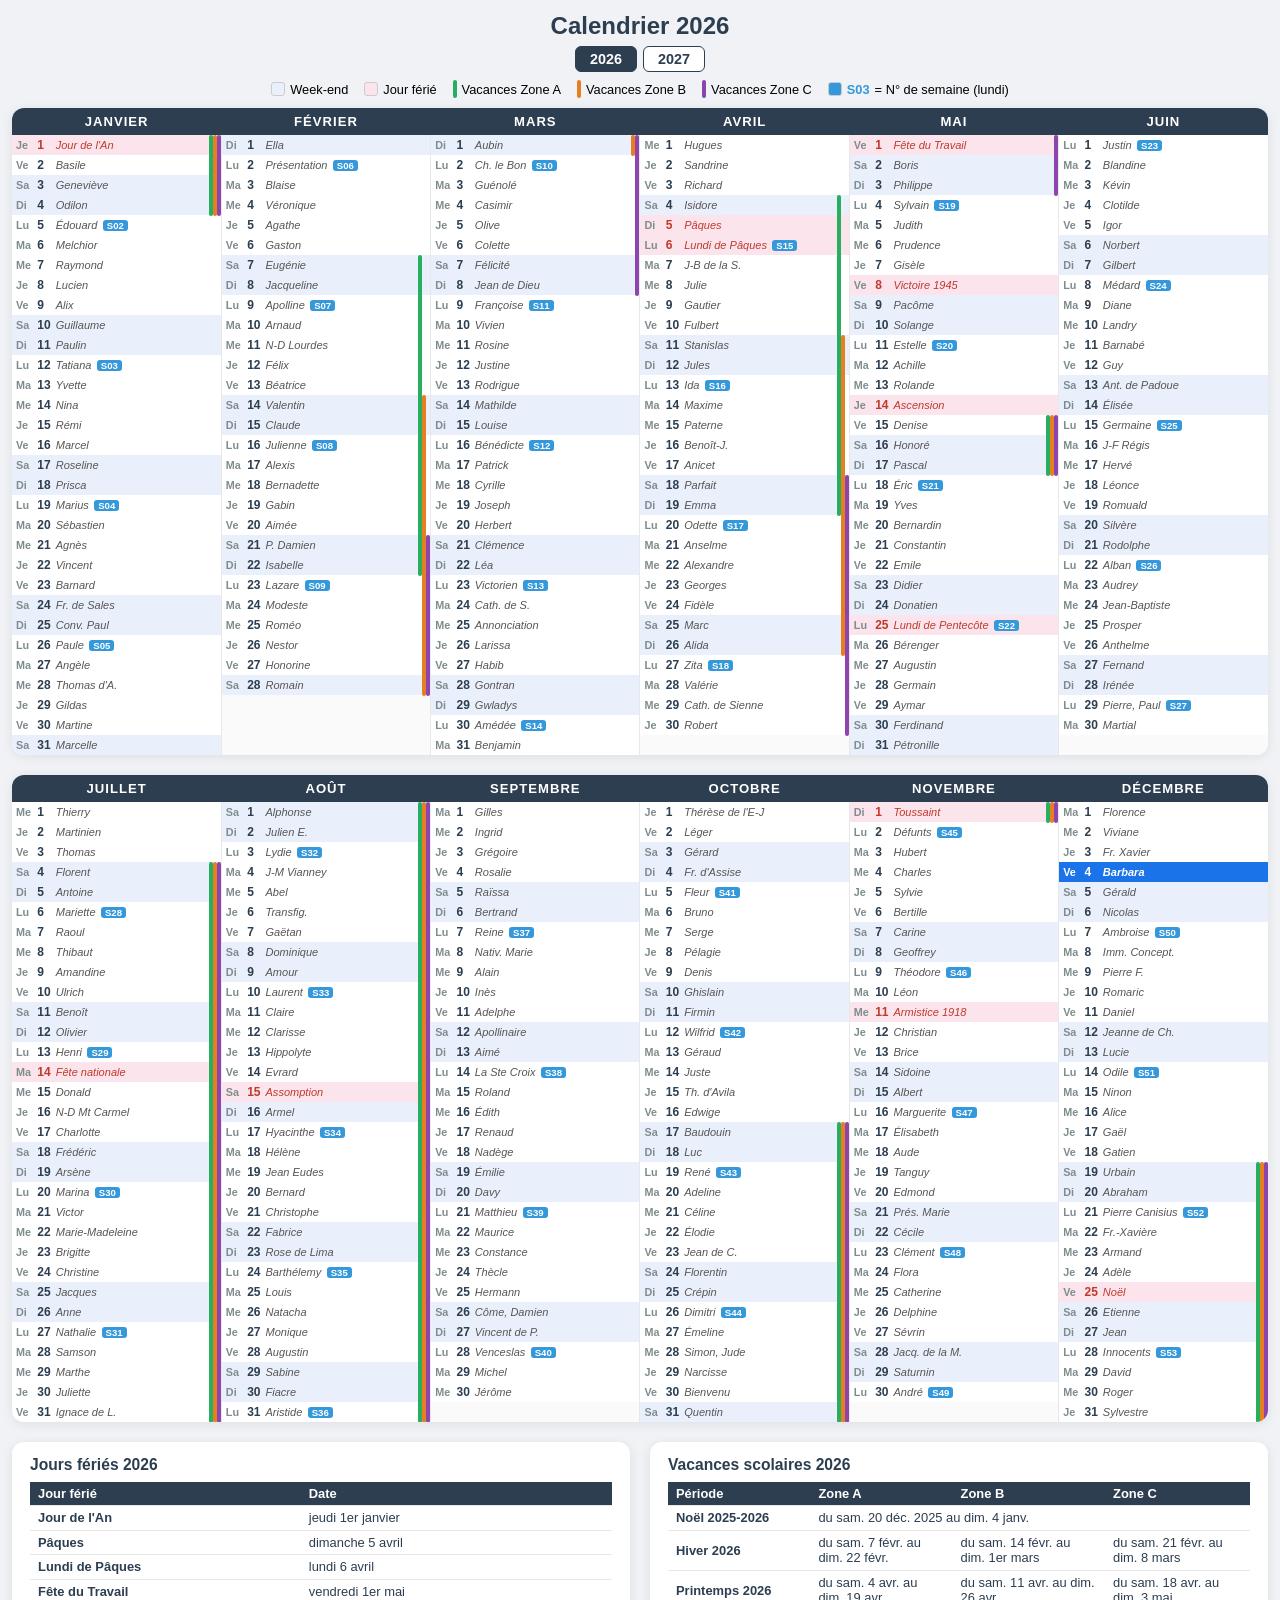
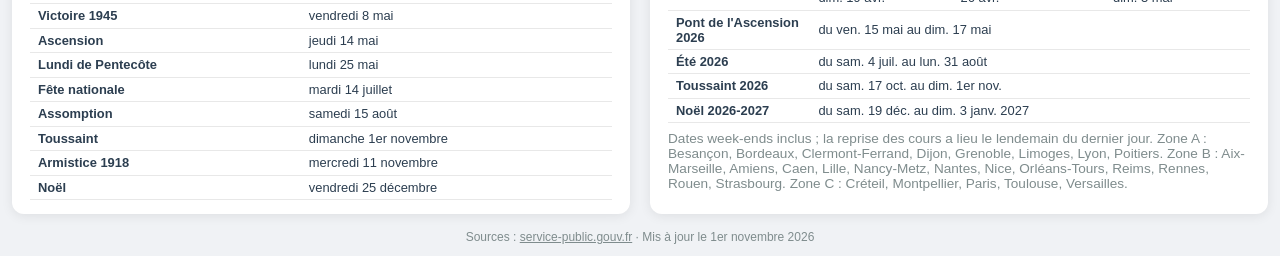
<file: public/index.html>
<!DOCTYPE html>
<html lang="fr">
<head>
<meta charset="UTF-8">
<meta name="viewport" content="width=device-width, initial-scale=1.0">
<title>Calendrier 2026 : jours fériés et vacances scolaires</title>
<meta name="description" content="Calendrier 2026 gratuit avec jours fériés, vacances scolaires zones A, B et C, numéros de semaine et saints du jour. Dates officielles.">
<link rel="canonical" href="https://www.calendrier-annuel.fr/2026/">
<link rel="icon" type="image/svg+xml" href="/favicon.svg">
<meta name="theme-color" content="#2c3e50">
<meta property="og:type" content="website">
<meta property="og:site_name" content="calendrier-annuel.fr">
<meta property="og:locale" content="fr_FR">
<meta property="og:url" content="https://www.calendrier-annuel.fr/2026/">
<meta property="og:title" content="Calendrier 2026 : jours fériés et vacances scolaires">
<meta property="og:description" content="Calendrier 2026 gratuit avec jours fériés, vacances scolaires zones A, B et C, numéros de semaine et saints du jour. Dates officielles.">
<meta property="og:image" content="https://www.calendrier-annuel.fr/og-image.png">
<meta property="og:image:width" content="1200">
<meta property="og:image:height" content="630">
<meta property="og:image:alt" content="Calendrier annuel avec jours fériés et vacances scolaires">
<meta name="twitter:card" content="summary_large_image">
<meta name="twitter:title" content="Calendrier 2026 : jours fériés et vacances scolaires">
<meta name="twitter:description" content="Calendrier 2026 gratuit avec jours fériés, vacances scolaires zones A, B et C, numéros de semaine et saints du jour. Dates officielles.">
<meta name="twitter:image" content="https://www.calendrier-annuel.fr/og-image.png">
<script type="application/ld+json">
{
  "@context": "https://schema.org",
  "@type": "WebPage",
  "name": "Calendrier 2026 : jours fériés et vacances scolaires",
  "description": "Calendrier 2026 gratuit avec jours fériés, vacances scolaires zones A, B et C, numéros de semaine et saints du jour. Dates officielles.",
  "url": "https://www.calendrier-annuel.fr/2026/",
  "inLanguage": "fr",
  "dateModified": "2026-11-01",
  "isPartOf": {
    "@type": "WebSite",
    "name": "calendrier-annuel.fr",
    "url": "https://www.calendrier-annuel.fr/"
  }
}
</script>
<style>
  * { margin: 0; padding: 0; box-sizing: border-box; }
  body {
    font-family: 'Segoe UI', Tahoma, Geneva, Verdana, sans-serif;
    background: #f0f2f5;
    padding: 12px;
  }
  h1 {
    text-align: center;
    font-size: 1.5em;
    color: #2c3e50;
    margin-bottom: 6px;
  }
  .year-switch {
    display: flex;
    justify-content: center;
    gap: 6px;
    margin-bottom: 8px;
  }
  .year-switch a {
    font-size: 0.9em;
    text-decoration: none;
    font-weight: 600;
    padding: 4px 14px;
    border: 1px solid #2c3e50;
    border-radius: 6px;
    background: #fff;
    color: #2c3e50;
  }
  .year-switch a:hover { background: #eaf0fb; }
  .year-switch a[aria-current="page"] {
    background: #2c3e50;
    color: #fff;
  }
  .legend {
    display: flex;
    justify-content: center;
    gap: 16px;
    margin-bottom: 10px;
    flex-wrap: wrap;
    font-size: 0.8em;
  }
  .legend-item {
    display: flex;
    align-items: center;
    gap: 5px;
  }
  .legend-color {
    width: 14px;
    height: 14px;
    border-radius: 3px;
    border: 1px solid #ccc;
  }
  .calendar-container {
    overflow-x: auto;
    background: #fff;
    border-radius: 12px;
    box-shadow: 0 2px 12px rgba(0,0,0,0.08);
  }
  table {
    border-collapse: collapse;
    width: 100%;
    min-width: 700px;
    table-layout: fixed;
  }
  th {
    background: #2c3e50;
    color: #fff;
    padding: 6px 4px;
    font-size: 0.82em;
    text-transform: uppercase;
    letter-spacing: 1px;
    position: sticky;
    top: 0;
    z-index: 10;
  }
  td {
    padding: 2px 16px 2px 4px;
    font-size: 0.75em;
    border-right: 1px solid #e8e8e8;
    vertical-align: middle;
    height: 20px;
    line-height: 1.2;
    position: relative;
  }
  td:last-child { border-right: none; }
  .day-num {
    font-weight: 700;
    color: #2c3e50;
    display: inline-block;
    min-width: 15px;
  }
  .day-name {
    font-weight: 600;
    color: #7f8c8d;
    display: inline-block;
    min-width: 18px;
    font-size: 0.9em;
  }
  .saint {
    color: #555;
    font-style: italic;
    font-size: 0.92em;
  }
  .week-num {
    background: #3498db;
    color: #fff;
    border-radius: 3px;
    padding: 0 4px;
    font-size: 0.8em;
    font-weight: 700;
    margin-left: 2px;
  }
  /* Weekend */
  tr td.weekend {
    background: #eaf0fb;
  }
  /* Jour ferie */
  tr td.ferie {
    background: #fce4ec;
  }
  tr td.ferie .day-num,
  tr td.ferie .saint {
    color: #c0392b;
  }
  /* Zone vertical bars - absolute positioned to span full cell height */
  .zone-bars {
    position: absolute;
    right: 0;
    top: 0;
    bottom: -1px;
    display: flex;
    gap: 0px;
    z-index: 1;
  }
  .zone-bars .bar {
    width: 4px;
    flex: 1;
  }
  .bar-a { background: #27ae60; }
  .bar-b { background: #e67e22; }
  .bar-c { background: #8e44ad; }
  /* Rounded corners for first/last day of vacation */
  .bar.bar-start { border-radius: 3px 3px 0 0; }
  .bar.bar-end { border-radius: 0 0 3px 3px; }
  .bar.bar-start.bar-end { border-radius: 3px; }
  /* Pad cells that have bars so text doesn't overlap */
  /* Legend swatches */
  .legend-bar {
    display: inline-block;
    width: 4px;
    height: 18px;
    border-radius: 2px;
    vertical-align: middle;
  }
  td.empty {
    background: #fafafa;
  }
  /* Today */
  tr td.today {
    background: #1a73e8;
  }
  tr td.today .day-num,
  tr td.today .day-name,
  tr td.today .saint {
    color: #ffffff;
    font-weight: bold;
  }
  .visually-hidden {
    position: absolute;
    width: 1px;
    height: 1px;
    overflow: hidden;
    clip: rect(0 0 0 0);
    white-space: nowrap;
  }
  /* Infos textuelles sous le calendrier */
  .infos {
    display: grid;
    grid-template-columns: repeat(auto-fit, minmax(320px, 1fr));
    gap: 20px;
    margin-top: 20px;
  }
  .infos section {
    background: #fff;
    border-radius: 12px;
    box-shadow: 0 2px 12px rgba(0,0,0,0.08);
    padding: 14px 18px;
    color: #2c3e50;
    font-size: 0.85em;
    overflow-x: auto;
  }
  .infos h2 {
    font-size: 1.15em;
    margin-bottom: 8px;
  }
  .infos table {
    min-width: 0;
    table-layout: auto;
  }
  .infos th, .infos td {
    position: static;
    height: auto;
    padding: 4px 8px;
    font-size: 0.95em;
    text-align: left;
    border-right: none;
    border-bottom: 1px solid #e8e8e8;
  }
  .infos th {
    letter-spacing: 0;
    text-transform: none;
  }
  .infos tbody th {
    background: none;
    color: #2c3e50;
  }
  .infos p {
    margin-top: 8px;
    color: #7f8c8d;
  }
  footer {
    text-align: center;
    color: #7f8c8d;
    font-size: 0.75em;
    margin-top: 16px;
  }
  footer a { color: inherit; }
</style>
</head>
<body>
<header>
<h1>Calendrier 2026</h1>
<nav class="year-switch" aria-label="Choisir l'année">
  <a href="/2026/" aria-current="page">2026</a>
  <a href="/2027/">2027</a>
</nav>
<div class="legend">
  <div class="legend-item"><div class="legend-color" style="background:#eaf0fb"></div> Week-end</div>
  <div class="legend-item"><div class="legend-color" style="background:#fce4ec"></div> Jour férié</div>
  <div class="legend-item"><span class="legend-bar bar-a"></span> Vacances Zone A</div>
  <div class="legend-item"><span class="legend-bar bar-b"></span> Vacances Zone B</div>
  <div class="legend-item"><span class="legend-bar bar-c"></span> Vacances Zone C</div>
  <div class="legend-item"><div class="legend-color" style="background:#3498db"></div> <span style="color:#3498db;font-weight:700">S03</span> = N° de semaine (lundi)</div>
</div>
</header>
<main>
<div class="calendar-container">
<table>
<caption class="visually-hidden">Calendrier Janvier à juin 2026</caption>
<thead><tr><th scope="col">Janvier</th><th scope="col">Février</th><th scope="col">Mars</th><th scope="col">Avril</th><th scope="col">Mai</th><th scope="col">Juin</th></tr></thead>
<tbody>
<tr><td class="ferie" data-date="2026-01-01"><span class="zone-bars"><span class="bar bar-a bar-start"></span><span class="bar bar-b bar-start"></span><span class="bar bar-c bar-start"></span></span><span class="day-name">Je</span> <span class="day-num">1</span> <span class="saint">Jour de l'An</span></td><td class="weekend" data-date="2026-02-01"><span class="zone-bars"><span class="bar"></span><span class="bar"></span><span class="bar"></span></span><span class="day-name">Di</span> <span class="day-num">1</span> <span class="saint">Ella</span></td><td class="weekend" data-date="2026-03-01"><span class="zone-bars"><span class="bar"></span><span class="bar bar-b bar-start bar-end"></span><span class="bar bar-c bar-start"></span></span><span class="day-name">Di</span> <span class="day-num">1</span> <span class="saint">Aubin</span></td><td data-date="2026-04-01"><span class="zone-bars"><span class="bar"></span><span class="bar"></span><span class="bar"></span></span><span class="day-name">Me</span> <span class="day-num">1</span> <span class="saint">Hugues</span></td><td class="ferie" data-date="2026-05-01"><span class="zone-bars"><span class="bar"></span><span class="bar"></span><span class="bar bar-c bar-start"></span></span><span class="day-name">Ve</span> <span class="day-num">1</span> <span class="saint">Fête du Travail</span></td><td data-date="2026-06-01"><span class="zone-bars"><span class="bar"></span><span class="bar"></span><span class="bar"></span></span><span class="day-name">Lu</span> <span class="day-num">1</span> <span class="saint">Justin</span> <span class="week-num">S23</span></td></tr>
<tr><td data-date="2026-01-02"><span class="zone-bars"><span class="bar bar-a"></span><span class="bar bar-b"></span><span class="bar bar-c"></span></span><span class="day-name">Ve</span> <span class="day-num">2</span> <span class="saint">Basile</span></td><td data-date="2026-02-02"><span class="zone-bars"><span class="bar"></span><span class="bar"></span><span class="bar"></span></span><span class="day-name">Lu</span> <span class="day-num">2</span> <span class="saint">Présentation</span> <span class="week-num">S06</span></td><td data-date="2026-03-02"><span class="zone-bars"><span class="bar"></span><span class="bar"></span><span class="bar bar-c"></span></span><span class="day-name">Lu</span> <span class="day-num">2</span> <span class="saint">Ch. le Bon</span> <span class="week-num">S10</span></td><td data-date="2026-04-02"><span class="zone-bars"><span class="bar"></span><span class="bar"></span><span class="bar"></span></span><span class="day-name">Je</span> <span class="day-num">2</span> <span class="saint">Sandrine</span></td><td class="weekend" data-date="2026-05-02"><span class="zone-bars"><span class="bar"></span><span class="bar"></span><span class="bar bar-c"></span></span><span class="day-name">Sa</span> <span class="day-num">2</span> <span class="saint">Boris</span></td><td data-date="2026-06-02"><span class="zone-bars"><span class="bar"></span><span class="bar"></span><span class="bar"></span></span><span class="day-name">Ma</span> <span class="day-num">2</span> <span class="saint">Blandine</span></td></tr>
<tr><td class="weekend" data-date="2026-01-03"><span class="zone-bars"><span class="bar bar-a"></span><span class="bar bar-b"></span><span class="bar bar-c"></span></span><span class="day-name">Sa</span> <span class="day-num">3</span> <span class="saint">Geneviève</span></td><td data-date="2026-02-03"><span class="zone-bars"><span class="bar"></span><span class="bar"></span><span class="bar"></span></span><span class="day-name">Ma</span> <span class="day-num">3</span> <span class="saint">Blaise</span></td><td data-date="2026-03-03"><span class="zone-bars"><span class="bar"></span><span class="bar"></span><span class="bar bar-c"></span></span><span class="day-name">Ma</span> <span class="day-num">3</span> <span class="saint">Guénolé</span></td><td data-date="2026-04-03"><span class="zone-bars"><span class="bar"></span><span class="bar"></span><span class="bar"></span></span><span class="day-name">Ve</span> <span class="day-num">3</span> <span class="saint">Richard</span></td><td class="weekend" data-date="2026-05-03"><span class="zone-bars"><span class="bar"></span><span class="bar"></span><span class="bar bar-c bar-end"></span></span><span class="day-name">Di</span> <span class="day-num">3</span> <span class="saint">Philippe</span></td><td data-date="2026-06-03"><span class="zone-bars"><span class="bar"></span><span class="bar"></span><span class="bar"></span></span><span class="day-name">Me</span> <span class="day-num">3</span> <span class="saint">Kévin</span></td></tr>
<tr><td class="weekend" data-date="2026-01-04"><span class="zone-bars"><span class="bar bar-a bar-end"></span><span class="bar bar-b bar-end"></span><span class="bar bar-c bar-end"></span></span><span class="day-name">Di</span> <span class="day-num">4</span> <span class="saint">Odilon</span></td><td data-date="2026-02-04"><span class="zone-bars"><span class="bar"></span><span class="bar"></span><span class="bar"></span></span><span class="day-name">Me</span> <span class="day-num">4</span> <span class="saint">Véronique</span></td><td data-date="2026-03-04"><span class="zone-bars"><span class="bar"></span><span class="bar"></span><span class="bar bar-c"></span></span><span class="day-name">Me</span> <span class="day-num">4</span> <span class="saint">Casimir</span></td><td class="weekend" data-date="2026-04-04"><span class="zone-bars"><span class="bar bar-a bar-start"></span><span class="bar"></span><span class="bar"></span></span><span class="day-name">Sa</span> <span class="day-num">4</span> <span class="saint">Isidore</span></td><td data-date="2026-05-04"><span class="zone-bars"><span class="bar"></span><span class="bar"></span><span class="bar"></span></span><span class="day-name">Lu</span> <span class="day-num">4</span> <span class="saint">Sylvain</span> <span class="week-num">S19</span></td><td data-date="2026-06-04"><span class="zone-bars"><span class="bar"></span><span class="bar"></span><span class="bar"></span></span><span class="day-name">Je</span> <span class="day-num">4</span> <span class="saint">Clotilde</span></td></tr>
<tr><td data-date="2026-01-05"><span class="zone-bars"><span class="bar"></span><span class="bar"></span><span class="bar"></span></span><span class="day-name">Lu</span> <span class="day-num">5</span> <span class="saint">Édouard</span> <span class="week-num">S02</span></td><td data-date="2026-02-05"><span class="zone-bars"><span class="bar"></span><span class="bar"></span><span class="bar"></span></span><span class="day-name">Je</span> <span class="day-num">5</span> <span class="saint">Agathe</span></td><td data-date="2026-03-05"><span class="zone-bars"><span class="bar"></span><span class="bar"></span><span class="bar bar-c"></span></span><span class="day-name">Je</span> <span class="day-num">5</span> <span class="saint">Olive</span></td><td class="weekend ferie" data-date="2026-04-05"><span class="zone-bars"><span class="bar bar-a"></span><span class="bar"></span><span class="bar"></span></span><span class="day-name">Di</span> <span class="day-num">5</span> <span class="saint">Pâques</span></td><td data-date="2026-05-05"><span class="zone-bars"><span class="bar"></span><span class="bar"></span><span class="bar"></span></span><span class="day-name">Ma</span> <span class="day-num">5</span> <span class="saint">Judith</span></td><td data-date="2026-06-05"><span class="zone-bars"><span class="bar"></span><span class="bar"></span><span class="bar"></span></span><span class="day-name">Ve</span> <span class="day-num">5</span> <span class="saint">Igor</span></td></tr>
<tr><td data-date="2026-01-06"><span class="zone-bars"><span class="bar"></span><span class="bar"></span><span class="bar"></span></span><span class="day-name">Ma</span> <span class="day-num">6</span> <span class="saint">Melchior</span></td><td data-date="2026-02-06"><span class="zone-bars"><span class="bar"></span><span class="bar"></span><span class="bar"></span></span><span class="day-name">Ve</span> <span class="day-num">6</span> <span class="saint">Gaston</span></td><td data-date="2026-03-06"><span class="zone-bars"><span class="bar"></span><span class="bar"></span><span class="bar bar-c"></span></span><span class="day-name">Ve</span> <span class="day-num">6</span> <span class="saint">Colette</span></td><td class="ferie" data-date="2026-04-06"><span class="zone-bars"><span class="bar bar-a"></span><span class="bar"></span><span class="bar"></span></span><span class="day-name">Lu</span> <span class="day-num">6</span> <span class="saint">Lundi de Pâques</span> <span class="week-num">S15</span></td><td data-date="2026-05-06"><span class="zone-bars"><span class="bar"></span><span class="bar"></span><span class="bar"></span></span><span class="day-name">Me</span> <span class="day-num">6</span> <span class="saint">Prudence</span></td><td class="weekend" data-date="2026-06-06"><span class="zone-bars"><span class="bar"></span><span class="bar"></span><span class="bar"></span></span><span class="day-name">Sa</span> <span class="day-num">6</span> <span class="saint">Norbert</span></td></tr>
<tr><td data-date="2026-01-07"><span class="zone-bars"><span class="bar"></span><span class="bar"></span><span class="bar"></span></span><span class="day-name">Me</span> <span class="day-num">7</span> <span class="saint">Raymond</span></td><td class="weekend" data-date="2026-02-07"><span class="zone-bars"><span class="bar bar-a bar-start"></span><span class="bar"></span><span class="bar"></span></span><span class="day-name">Sa</span> <span class="day-num">7</span> <span class="saint">Eugénie</span></td><td class="weekend" data-date="2026-03-07"><span class="zone-bars"><span class="bar"></span><span class="bar"></span><span class="bar bar-c"></span></span><span class="day-name">Sa</span> <span class="day-num">7</span> <span class="saint">Félicité</span></td><td data-date="2026-04-07"><span class="zone-bars"><span class="bar bar-a"></span><span class="bar"></span><span class="bar"></span></span><span class="day-name">Ma</span> <span class="day-num">7</span> <span class="saint">J-B de la S.</span></td><td data-date="2026-05-07"><span class="zone-bars"><span class="bar"></span><span class="bar"></span><span class="bar"></span></span><span class="day-name">Je</span> <span class="day-num">7</span> <span class="saint">Gisèle</span></td><td class="weekend" data-date="2026-06-07"><span class="zone-bars"><span class="bar"></span><span class="bar"></span><span class="bar"></span></span><span class="day-name">Di</span> <span class="day-num">7</span> <span class="saint">Gilbert</span></td></tr>
<tr><td data-date="2026-01-08"><span class="zone-bars"><span class="bar"></span><span class="bar"></span><span class="bar"></span></span><span class="day-name">Je</span> <span class="day-num">8</span> <span class="saint">Lucien</span></td><td class="weekend" data-date="2026-02-08"><span class="zone-bars"><span class="bar bar-a"></span><span class="bar"></span><span class="bar"></span></span><span class="day-name">Di</span> <span class="day-num">8</span> <span class="saint">Jacqueline</span></td><td class="weekend" data-date="2026-03-08"><span class="zone-bars"><span class="bar"></span><span class="bar"></span><span class="bar bar-c bar-end"></span></span><span class="day-name">Di</span> <span class="day-num">8</span> <span class="saint">Jean de Dieu</span></td><td data-date="2026-04-08"><span class="zone-bars"><span class="bar bar-a"></span><span class="bar"></span><span class="bar"></span></span><span class="day-name">Me</span> <span class="day-num">8</span> <span class="saint">Julie</span></td><td class="ferie" data-date="2026-05-08"><span class="zone-bars"><span class="bar"></span><span class="bar"></span><span class="bar"></span></span><span class="day-name">Ve</span> <span class="day-num">8</span> <span class="saint">Victoire 1945</span></td><td data-date="2026-06-08"><span class="zone-bars"><span class="bar"></span><span class="bar"></span><span class="bar"></span></span><span class="day-name">Lu</span> <span class="day-num">8</span> <span class="saint">Médard</span> <span class="week-num">S24</span></td></tr>
<tr><td data-date="2026-01-09"><span class="zone-bars"><span class="bar"></span><span class="bar"></span><span class="bar"></span></span><span class="day-name">Ve</span> <span class="day-num">9</span> <span class="saint">Alix</span></td><td data-date="2026-02-09"><span class="zone-bars"><span class="bar bar-a"></span><span class="bar"></span><span class="bar"></span></span><span class="day-name">Lu</span> <span class="day-num">9</span> <span class="saint">Apolline</span> <span class="week-num">S07</span></td><td data-date="2026-03-09"><span class="zone-bars"><span class="bar"></span><span class="bar"></span><span class="bar"></span></span><span class="day-name">Lu</span> <span class="day-num">9</span> <span class="saint">Françoise</span> <span class="week-num">S11</span></td><td data-date="2026-04-09"><span class="zone-bars"><span class="bar bar-a"></span><span class="bar"></span><span class="bar"></span></span><span class="day-name">Je</span> <span class="day-num">9</span> <span class="saint">Gautier</span></td><td class="weekend" data-date="2026-05-09"><span class="zone-bars"><span class="bar"></span><span class="bar"></span><span class="bar"></span></span><span class="day-name">Sa</span> <span class="day-num">9</span> <span class="saint">Pacôme</span></td><td data-date="2026-06-09"><span class="zone-bars"><span class="bar"></span><span class="bar"></span><span class="bar"></span></span><span class="day-name">Ma</span> <span class="day-num">9</span> <span class="saint">Diane</span></td></tr>
<tr><td class="weekend" data-date="2026-01-10"><span class="zone-bars"><span class="bar"></span><span class="bar"></span><span class="bar"></span></span><span class="day-name">Sa</span> <span class="day-num">10</span> <span class="saint">Guillaume</span></td><td data-date="2026-02-10"><span class="zone-bars"><span class="bar bar-a"></span><span class="bar"></span><span class="bar"></span></span><span class="day-name">Ma</span> <span class="day-num">10</span> <span class="saint">Arnaud</span></td><td data-date="2026-03-10"><span class="zone-bars"><span class="bar"></span><span class="bar"></span><span class="bar"></span></span><span class="day-name">Ma</span> <span class="day-num">10</span> <span class="saint">Vivien</span></td><td data-date="2026-04-10"><span class="zone-bars"><span class="bar bar-a"></span><span class="bar"></span><span class="bar"></span></span><span class="day-name">Ve</span> <span class="day-num">10</span> <span class="saint">Fulbert</span></td><td class="weekend" data-date="2026-05-10"><span class="zone-bars"><span class="bar"></span><span class="bar"></span><span class="bar"></span></span><span class="day-name">Di</span> <span class="day-num">10</span> <span class="saint">Solange</span></td><td data-date="2026-06-10"><span class="zone-bars"><span class="bar"></span><span class="bar"></span><span class="bar"></span></span><span class="day-name">Me</span> <span class="day-num">10</span> <span class="saint">Landry</span></td></tr>
<tr><td class="weekend" data-date="2026-01-11"><span class="zone-bars"><span class="bar"></span><span class="bar"></span><span class="bar"></span></span><span class="day-name">Di</span> <span class="day-num">11</span> <span class="saint">Paulin</span></td><td data-date="2026-02-11"><span class="zone-bars"><span class="bar bar-a"></span><span class="bar"></span><span class="bar"></span></span><span class="day-name">Me</span> <span class="day-num">11</span> <span class="saint">N-D Lourdes</span></td><td data-date="2026-03-11"><span class="zone-bars"><span class="bar"></span><span class="bar"></span><span class="bar"></span></span><span class="day-name">Me</span> <span class="day-num">11</span> <span class="saint">Rosine</span></td><td class="weekend" data-date="2026-04-11"><span class="zone-bars"><span class="bar bar-a"></span><span class="bar bar-b bar-start"></span><span class="bar"></span></span><span class="day-name">Sa</span> <span class="day-num">11</span> <span class="saint">Stanislas</span></td><td data-date="2026-05-11"><span class="zone-bars"><span class="bar"></span><span class="bar"></span><span class="bar"></span></span><span class="day-name">Lu</span> <span class="day-num">11</span> <span class="saint">Estelle</span> <span class="week-num">S20</span></td><td data-date="2026-06-11"><span class="zone-bars"><span class="bar"></span><span class="bar"></span><span class="bar"></span></span><span class="day-name">Je</span> <span class="day-num">11</span> <span class="saint">Barnabé</span></td></tr>
<tr><td data-date="2026-01-12"><span class="zone-bars"><span class="bar"></span><span class="bar"></span><span class="bar"></span></span><span class="day-name">Lu</span> <span class="day-num">12</span> <span class="saint">Tatiana</span> <span class="week-num">S03</span></td><td data-date="2026-02-12"><span class="zone-bars"><span class="bar bar-a"></span><span class="bar"></span><span class="bar"></span></span><span class="day-name">Je</span> <span class="day-num">12</span> <span class="saint">Félix</span></td><td data-date="2026-03-12"><span class="zone-bars"><span class="bar"></span><span class="bar"></span><span class="bar"></span></span><span class="day-name">Je</span> <span class="day-num">12</span> <span class="saint">Justine</span></td><td class="weekend" data-date="2026-04-12"><span class="zone-bars"><span class="bar bar-a"></span><span class="bar bar-b"></span><span class="bar"></span></span><span class="day-name">Di</span> <span class="day-num">12</span> <span class="saint">Jules</span></td><td data-date="2026-05-12"><span class="zone-bars"><span class="bar"></span><span class="bar"></span><span class="bar"></span></span><span class="day-name">Ma</span> <span class="day-num">12</span> <span class="saint">Achille</span></td><td data-date="2026-06-12"><span class="zone-bars"><span class="bar"></span><span class="bar"></span><span class="bar"></span></span><span class="day-name">Ve</span> <span class="day-num">12</span> <span class="saint">Guy</span></td></tr>
<tr><td data-date="2026-01-13"><span class="zone-bars"><span class="bar"></span><span class="bar"></span><span class="bar"></span></span><span class="day-name">Ma</span> <span class="day-num">13</span> <span class="saint">Yvette</span></td><td data-date="2026-02-13"><span class="zone-bars"><span class="bar bar-a"></span><span class="bar"></span><span class="bar"></span></span><span class="day-name">Ve</span> <span class="day-num">13</span> <span class="saint">Béatrice</span></td><td data-date="2026-03-13"><span class="zone-bars"><span class="bar"></span><span class="bar"></span><span class="bar"></span></span><span class="day-name">Ve</span> <span class="day-num">13</span> <span class="saint">Rodrigue</span></td><td data-date="2026-04-13"><span class="zone-bars"><span class="bar bar-a"></span><span class="bar bar-b"></span><span class="bar"></span></span><span class="day-name">Lu</span> <span class="day-num">13</span> <span class="saint">Ida</span> <span class="week-num">S16</span></td><td data-date="2026-05-13"><span class="zone-bars"><span class="bar"></span><span class="bar"></span><span class="bar"></span></span><span class="day-name">Me</span> <span class="day-num">13</span> <span class="saint">Rolande</span></td><td class="weekend" data-date="2026-06-13"><span class="zone-bars"><span class="bar"></span><span class="bar"></span><span class="bar"></span></span><span class="day-name">Sa</span> <span class="day-num">13</span> <span class="saint">Ant. de Padoue</span></td></tr>
<tr><td data-date="2026-01-14"><span class="zone-bars"><span class="bar"></span><span class="bar"></span><span class="bar"></span></span><span class="day-name">Me</span> <span class="day-num">14</span> <span class="saint">Nina</span></td><td class="weekend" data-date="2026-02-14"><span class="zone-bars"><span class="bar bar-a"></span><span class="bar bar-b bar-start"></span><span class="bar"></span></span><span class="day-name">Sa</span> <span class="day-num">14</span> <span class="saint">Valentin</span></td><td class="weekend" data-date="2026-03-14"><span class="zone-bars"><span class="bar"></span><span class="bar"></span><span class="bar"></span></span><span class="day-name">Sa</span> <span class="day-num">14</span> <span class="saint">Mathilde</span></td><td data-date="2026-04-14"><span class="zone-bars"><span class="bar bar-a"></span><span class="bar bar-b"></span><span class="bar"></span></span><span class="day-name">Ma</span> <span class="day-num">14</span> <span class="saint">Maxime</span></td><td class="ferie" data-date="2026-05-14"><span class="zone-bars"><span class="bar"></span><span class="bar"></span><span class="bar"></span></span><span class="day-name">Je</span> <span class="day-num">14</span> <span class="saint">Ascension</span></td><td class="weekend" data-date="2026-06-14"><span class="zone-bars"><span class="bar"></span><span class="bar"></span><span class="bar"></span></span><span class="day-name">Di</span> <span class="day-num">14</span> <span class="saint">Élisée</span></td></tr>
<tr><td data-date="2026-01-15"><span class="zone-bars"><span class="bar"></span><span class="bar"></span><span class="bar"></span></span><span class="day-name">Je</span> <span class="day-num">15</span> <span class="saint">Rémi</span></td><td class="weekend" data-date="2026-02-15"><span class="zone-bars"><span class="bar bar-a"></span><span class="bar bar-b"></span><span class="bar"></span></span><span class="day-name">Di</span> <span class="day-num">15</span> <span class="saint">Claude</span></td><td class="weekend" data-date="2026-03-15"><span class="zone-bars"><span class="bar"></span><span class="bar"></span><span class="bar"></span></span><span class="day-name">Di</span> <span class="day-num">15</span> <span class="saint">Louise</span></td><td data-date="2026-04-15"><span class="zone-bars"><span class="bar bar-a"></span><span class="bar bar-b"></span><span class="bar"></span></span><span class="day-name">Me</span> <span class="day-num">15</span> <span class="saint">Paterne</span></td><td data-date="2026-05-15"><span class="zone-bars"><span class="bar bar-a bar-start"></span><span class="bar bar-b bar-start"></span><span class="bar bar-c bar-start"></span></span><span class="day-name">Ve</span> <span class="day-num">15</span> <span class="saint">Denise</span></td><td data-date="2026-06-15"><span class="zone-bars"><span class="bar"></span><span class="bar"></span><span class="bar"></span></span><span class="day-name">Lu</span> <span class="day-num">15</span> <span class="saint">Germaine</span> <span class="week-num">S25</span></td></tr>
<tr><td data-date="2026-01-16"><span class="zone-bars"><span class="bar"></span><span class="bar"></span><span class="bar"></span></span><span class="day-name">Ve</span> <span class="day-num">16</span> <span class="saint">Marcel</span></td><td data-date="2026-02-16"><span class="zone-bars"><span class="bar bar-a"></span><span class="bar bar-b"></span><span class="bar"></span></span><span class="day-name">Lu</span> <span class="day-num">16</span> <span class="saint">Julienne</span> <span class="week-num">S08</span></td><td data-date="2026-03-16"><span class="zone-bars"><span class="bar"></span><span class="bar"></span><span class="bar"></span></span><span class="day-name">Lu</span> <span class="day-num">16</span> <span class="saint">Bénédicte</span> <span class="week-num">S12</span></td><td data-date="2026-04-16"><span class="zone-bars"><span class="bar bar-a"></span><span class="bar bar-b"></span><span class="bar"></span></span><span class="day-name">Je</span> <span class="day-num">16</span> <span class="saint">Benoît-J.</span></td><td class="weekend" data-date="2026-05-16"><span class="zone-bars"><span class="bar bar-a"></span><span class="bar bar-b"></span><span class="bar bar-c"></span></span><span class="day-name">Sa</span> <span class="day-num">16</span> <span class="saint">Honoré</span></td><td data-date="2026-06-16"><span class="zone-bars"><span class="bar"></span><span class="bar"></span><span class="bar"></span></span><span class="day-name">Ma</span> <span class="day-num">16</span> <span class="saint">J-F Régis</span></td></tr>
<tr><td class="weekend" data-date="2026-01-17"><span class="zone-bars"><span class="bar"></span><span class="bar"></span><span class="bar"></span></span><span class="day-name">Sa</span> <span class="day-num">17</span> <span class="saint">Roseline</span></td><td data-date="2026-02-17"><span class="zone-bars"><span class="bar bar-a"></span><span class="bar bar-b"></span><span class="bar"></span></span><span class="day-name">Ma</span> <span class="day-num">17</span> <span class="saint">Alexis</span></td><td data-date="2026-03-17"><span class="zone-bars"><span class="bar"></span><span class="bar"></span><span class="bar"></span></span><span class="day-name">Ma</span> <span class="day-num">17</span> <span class="saint">Patrick</span></td><td data-date="2026-04-17"><span class="zone-bars"><span class="bar bar-a"></span><span class="bar bar-b"></span><span class="bar"></span></span><span class="day-name">Ve</span> <span class="day-num">17</span> <span class="saint">Anicet</span></td><td class="weekend" data-date="2026-05-17"><span class="zone-bars"><span class="bar bar-a bar-end"></span><span class="bar bar-b bar-end"></span><span class="bar bar-c bar-end"></span></span><span class="day-name">Di</span> <span class="day-num">17</span> <span class="saint">Pascal</span></td><td data-date="2026-06-17"><span class="zone-bars"><span class="bar"></span><span class="bar"></span><span class="bar"></span></span><span class="day-name">Me</span> <span class="day-num">17</span> <span class="saint">Hervé</span></td></tr>
<tr><td class="weekend" data-date="2026-01-18"><span class="zone-bars"><span class="bar"></span><span class="bar"></span><span class="bar"></span></span><span class="day-name">Di</span> <span class="day-num">18</span> <span class="saint">Prisca</span></td><td data-date="2026-02-18"><span class="zone-bars"><span class="bar bar-a"></span><span class="bar bar-b"></span><span class="bar"></span></span><span class="day-name">Me</span> <span class="day-num">18</span> <span class="saint">Bernadette</span></td><td data-date="2026-03-18"><span class="zone-bars"><span class="bar"></span><span class="bar"></span><span class="bar"></span></span><span class="day-name">Me</span> <span class="day-num">18</span> <span class="saint">Cyrille</span></td><td class="weekend" data-date="2026-04-18"><span class="zone-bars"><span class="bar bar-a"></span><span class="bar bar-b"></span><span class="bar bar-c bar-start"></span></span><span class="day-name">Sa</span> <span class="day-num">18</span> <span class="saint">Parfait</span></td><td data-date="2026-05-18"><span class="zone-bars"><span class="bar"></span><span class="bar"></span><span class="bar"></span></span><span class="day-name">Lu</span> <span class="day-num">18</span> <span class="saint">Éric</span> <span class="week-num">S21</span></td><td data-date="2026-06-18"><span class="zone-bars"><span class="bar"></span><span class="bar"></span><span class="bar"></span></span><span class="day-name">Je</span> <span class="day-num">18</span> <span class="saint">Léonce</span></td></tr>
<tr><td data-date="2026-01-19"><span class="zone-bars"><span class="bar"></span><span class="bar"></span><span class="bar"></span></span><span class="day-name">Lu</span> <span class="day-num">19</span> <span class="saint">Marius</span> <span class="week-num">S04</span></td><td data-date="2026-02-19"><span class="zone-bars"><span class="bar bar-a"></span><span class="bar bar-b"></span><span class="bar"></span></span><span class="day-name">Je</span> <span class="day-num">19</span> <span class="saint">Gabin</span></td><td data-date="2026-03-19"><span class="zone-bars"><span class="bar"></span><span class="bar"></span><span class="bar"></span></span><span class="day-name">Je</span> <span class="day-num">19</span> <span class="saint">Joseph</span></td><td class="weekend" data-date="2026-04-19"><span class="zone-bars"><span class="bar bar-a bar-end"></span><span class="bar bar-b"></span><span class="bar bar-c"></span></span><span class="day-name">Di</span> <span class="day-num">19</span> <span class="saint">Emma</span></td><td data-date="2026-05-19"><span class="zone-bars"><span class="bar"></span><span class="bar"></span><span class="bar"></span></span><span class="day-name">Ma</span> <span class="day-num">19</span> <span class="saint">Yves</span></td><td data-date="2026-06-19"><span class="zone-bars"><span class="bar"></span><span class="bar"></span><span class="bar"></span></span><span class="day-name">Ve</span> <span class="day-num">19</span> <span class="saint">Romuald</span></td></tr>
<tr><td data-date="2026-01-20"><span class="zone-bars"><span class="bar"></span><span class="bar"></span><span class="bar"></span></span><span class="day-name">Ma</span> <span class="day-num">20</span> <span class="saint">Sébastien</span></td><td data-date="2026-02-20"><span class="zone-bars"><span class="bar bar-a"></span><span class="bar bar-b"></span><span class="bar"></span></span><span class="day-name">Ve</span> <span class="day-num">20</span> <span class="saint">Aimée</span></td><td data-date="2026-03-20"><span class="zone-bars"><span class="bar"></span><span class="bar"></span><span class="bar"></span></span><span class="day-name">Ve</span> <span class="day-num">20</span> <span class="saint">Herbert</span></td><td data-date="2026-04-20"><span class="zone-bars"><span class="bar"></span><span class="bar bar-b"></span><span class="bar bar-c"></span></span><span class="day-name">Lu</span> <span class="day-num">20</span> <span class="saint">Odette</span> <span class="week-num">S17</span></td><td data-date="2026-05-20"><span class="zone-bars"><span class="bar"></span><span class="bar"></span><span class="bar"></span></span><span class="day-name">Me</span> <span class="day-num">20</span> <span class="saint">Bernardin</span></td><td class="weekend" data-date="2026-06-20"><span class="zone-bars"><span class="bar"></span><span class="bar"></span><span class="bar"></span></span><span class="day-name">Sa</span> <span class="day-num">20</span> <span class="saint">Silvère</span></td></tr>
<tr><td data-date="2026-01-21"><span class="zone-bars"><span class="bar"></span><span class="bar"></span><span class="bar"></span></span><span class="day-name">Me</span> <span class="day-num">21</span> <span class="saint">Agnès</span></td><td class="weekend" data-date="2026-02-21"><span class="zone-bars"><span class="bar bar-a"></span><span class="bar bar-b"></span><span class="bar bar-c bar-start"></span></span><span class="day-name">Sa</span> <span class="day-num">21</span> <span class="saint">P. Damien</span></td><td class="weekend" data-date="2026-03-21"><span class="zone-bars"><span class="bar"></span><span class="bar"></span><span class="bar"></span></span><span class="day-name">Sa</span> <span class="day-num">21</span> <span class="saint">Clémence</span></td><td data-date="2026-04-21"><span class="zone-bars"><span class="bar"></span><span class="bar bar-b"></span><span class="bar bar-c"></span></span><span class="day-name">Ma</span> <span class="day-num">21</span> <span class="saint">Anselme</span></td><td data-date="2026-05-21"><span class="zone-bars"><span class="bar"></span><span class="bar"></span><span class="bar"></span></span><span class="day-name">Je</span> <span class="day-num">21</span> <span class="saint">Constantin</span></td><td class="weekend" data-date="2026-06-21"><span class="zone-bars"><span class="bar"></span><span class="bar"></span><span class="bar"></span></span><span class="day-name">Di</span> <span class="day-num">21</span> <span class="saint">Rodolphe</span></td></tr>
<tr><td data-date="2026-01-22"><span class="zone-bars"><span class="bar"></span><span class="bar"></span><span class="bar"></span></span><span class="day-name">Je</span> <span class="day-num">22</span> <span class="saint">Vincent</span></td><td class="weekend" data-date="2026-02-22"><span class="zone-bars"><span class="bar bar-a bar-end"></span><span class="bar bar-b"></span><span class="bar bar-c"></span></span><span class="day-name">Di</span> <span class="day-num">22</span> <span class="saint">Isabelle</span></td><td class="weekend" data-date="2026-03-22"><span class="zone-bars"><span class="bar"></span><span class="bar"></span><span class="bar"></span></span><span class="day-name">Di</span> <span class="day-num">22</span> <span class="saint">Léa</span></td><td data-date="2026-04-22"><span class="zone-bars"><span class="bar"></span><span class="bar bar-b"></span><span class="bar bar-c"></span></span><span class="day-name">Me</span> <span class="day-num">22</span> <span class="saint">Alexandre</span></td><td data-date="2026-05-22"><span class="zone-bars"><span class="bar"></span><span class="bar"></span><span class="bar"></span></span><span class="day-name">Ve</span> <span class="day-num">22</span> <span class="saint">Emile</span></td><td data-date="2026-06-22"><span class="zone-bars"><span class="bar"></span><span class="bar"></span><span class="bar"></span></span><span class="day-name">Lu</span> <span class="day-num">22</span> <span class="saint">Alban</span> <span class="week-num">S26</span></td></tr>
<tr><td data-date="2026-01-23"><span class="zone-bars"><span class="bar"></span><span class="bar"></span><span class="bar"></span></span><span class="day-name">Ve</span> <span class="day-num">23</span> <span class="saint">Barnard</span></td><td data-date="2026-02-23"><span class="zone-bars"><span class="bar"></span><span class="bar bar-b"></span><span class="bar bar-c"></span></span><span class="day-name">Lu</span> <span class="day-num">23</span> <span class="saint">Lazare</span> <span class="week-num">S09</span></td><td data-date="2026-03-23"><span class="zone-bars"><span class="bar"></span><span class="bar"></span><span class="bar"></span></span><span class="day-name">Lu</span> <span class="day-num">23</span> <span class="saint">Victorien</span> <span class="week-num">S13</span></td><td data-date="2026-04-23"><span class="zone-bars"><span class="bar"></span><span class="bar bar-b"></span><span class="bar bar-c"></span></span><span class="day-name">Je</span> <span class="day-num">23</span> <span class="saint">Georges</span></td><td class="weekend" data-date="2026-05-23"><span class="zone-bars"><span class="bar"></span><span class="bar"></span><span class="bar"></span></span><span class="day-name">Sa</span> <span class="day-num">23</span> <span class="saint">Didier</span></td><td data-date="2026-06-23"><span class="zone-bars"><span class="bar"></span><span class="bar"></span><span class="bar"></span></span><span class="day-name">Ma</span> <span class="day-num">23</span> <span class="saint">Audrey</span></td></tr>
<tr><td class="weekend" data-date="2026-01-24"><span class="zone-bars"><span class="bar"></span><span class="bar"></span><span class="bar"></span></span><span class="day-name">Sa</span> <span class="day-num">24</span> <span class="saint">Fr. de Sales</span></td><td data-date="2026-02-24"><span class="zone-bars"><span class="bar"></span><span class="bar bar-b"></span><span class="bar bar-c"></span></span><span class="day-name">Ma</span> <span class="day-num">24</span> <span class="saint">Modeste</span></td><td data-date="2026-03-24"><span class="zone-bars"><span class="bar"></span><span class="bar"></span><span class="bar"></span></span><span class="day-name">Ma</span> <span class="day-num">24</span> <span class="saint">Cath. de S.</span></td><td data-date="2026-04-24"><span class="zone-bars"><span class="bar"></span><span class="bar bar-b"></span><span class="bar bar-c"></span></span><span class="day-name">Ve</span> <span class="day-num">24</span> <span class="saint">Fidèle</span></td><td class="weekend" data-date="2026-05-24"><span class="zone-bars"><span class="bar"></span><span class="bar"></span><span class="bar"></span></span><span class="day-name">Di</span> <span class="day-num">24</span> <span class="saint">Donatien</span></td><td data-date="2026-06-24"><span class="zone-bars"><span class="bar"></span><span class="bar"></span><span class="bar"></span></span><span class="day-name">Me</span> <span class="day-num">24</span> <span class="saint">Jean-Baptiste</span></td></tr>
<tr><td class="weekend" data-date="2026-01-25"><span class="zone-bars"><span class="bar"></span><span class="bar"></span><span class="bar"></span></span><span class="day-name">Di</span> <span class="day-num">25</span> <span class="saint">Conv. Paul</span></td><td data-date="2026-02-25"><span class="zone-bars"><span class="bar"></span><span class="bar bar-b"></span><span class="bar bar-c"></span></span><span class="day-name">Me</span> <span class="day-num">25</span> <span class="saint">Roméo</span></td><td data-date="2026-03-25"><span class="zone-bars"><span class="bar"></span><span class="bar"></span><span class="bar"></span></span><span class="day-name">Me</span> <span class="day-num">25</span> <span class="saint">Annonciation</span></td><td class="weekend" data-date="2026-04-25"><span class="zone-bars"><span class="bar"></span><span class="bar bar-b"></span><span class="bar bar-c"></span></span><span class="day-name">Sa</span> <span class="day-num">25</span> <span class="saint">Marc</span></td><td class="ferie" data-date="2026-05-25"><span class="zone-bars"><span class="bar"></span><span class="bar"></span><span class="bar"></span></span><span class="day-name">Lu</span> <span class="day-num">25</span> <span class="saint">Lundi de Pentecôte</span> <span class="week-num">S22</span></td><td data-date="2026-06-25"><span class="zone-bars"><span class="bar"></span><span class="bar"></span><span class="bar"></span></span><span class="day-name">Je</span> <span class="day-num">25</span> <span class="saint">Prosper</span></td></tr>
<tr><td data-date="2026-01-26"><span class="zone-bars"><span class="bar"></span><span class="bar"></span><span class="bar"></span></span><span class="day-name">Lu</span> <span class="day-num">26</span> <span class="saint">Paule</span> <span class="week-num">S05</span></td><td data-date="2026-02-26"><span class="zone-bars"><span class="bar"></span><span class="bar bar-b"></span><span class="bar bar-c"></span></span><span class="day-name">Je</span> <span class="day-num">26</span> <span class="saint">Nestor</span></td><td data-date="2026-03-26"><span class="zone-bars"><span class="bar"></span><span class="bar"></span><span class="bar"></span></span><span class="day-name">Je</span> <span class="day-num">26</span> <span class="saint">Larissa</span></td><td class="weekend" data-date="2026-04-26"><span class="zone-bars"><span class="bar"></span><span class="bar bar-b bar-end"></span><span class="bar bar-c"></span></span><span class="day-name">Di</span> <span class="day-num">26</span> <span class="saint">Alida</span></td><td data-date="2026-05-26"><span class="zone-bars"><span class="bar"></span><span class="bar"></span><span class="bar"></span></span><span class="day-name">Ma</span> <span class="day-num">26</span> <span class="saint">Bérenger</span></td><td data-date="2026-06-26"><span class="zone-bars"><span class="bar"></span><span class="bar"></span><span class="bar"></span></span><span class="day-name">Ve</span> <span class="day-num">26</span> <span class="saint">Anthelme</span></td></tr>
<tr><td data-date="2026-01-27"><span class="zone-bars"><span class="bar"></span><span class="bar"></span><span class="bar"></span></span><span class="day-name">Ma</span> <span class="day-num">27</span> <span class="saint">Angèle</span></td><td data-date="2026-02-27"><span class="zone-bars"><span class="bar"></span><span class="bar bar-b"></span><span class="bar bar-c"></span></span><span class="day-name">Ve</span> <span class="day-num">27</span> <span class="saint">Honorine</span></td><td data-date="2026-03-27"><span class="zone-bars"><span class="bar"></span><span class="bar"></span><span class="bar"></span></span><span class="day-name">Ve</span> <span class="day-num">27</span> <span class="saint">Habib</span></td><td data-date="2026-04-27"><span class="zone-bars"><span class="bar"></span><span class="bar"></span><span class="bar bar-c"></span></span><span class="day-name">Lu</span> <span class="day-num">27</span> <span class="saint">Zita</span> <span class="week-num">S18</span></td><td data-date="2026-05-27"><span class="zone-bars"><span class="bar"></span><span class="bar"></span><span class="bar"></span></span><span class="day-name">Me</span> <span class="day-num">27</span> <span class="saint">Augustin</span></td><td class="weekend" data-date="2026-06-27"><span class="zone-bars"><span class="bar"></span><span class="bar"></span><span class="bar"></span></span><span class="day-name">Sa</span> <span class="day-num">27</span> <span class="saint">Fernand</span></td></tr>
<tr><td data-date="2026-01-28"><span class="zone-bars"><span class="bar"></span><span class="bar"></span><span class="bar"></span></span><span class="day-name">Me</span> <span class="day-num">28</span> <span class="saint">Thomas d'A.</span></td><td class="weekend" data-date="2026-02-28"><span class="zone-bars"><span class="bar"></span><span class="bar bar-b bar-end"></span><span class="bar bar-c bar-end"></span></span><span class="day-name">Sa</span> <span class="day-num">28</span> <span class="saint">Romain</span></td><td class="weekend" data-date="2026-03-28"><span class="zone-bars"><span class="bar"></span><span class="bar"></span><span class="bar"></span></span><span class="day-name">Sa</span> <span class="day-num">28</span> <span class="saint">Gontran</span></td><td data-date="2026-04-28"><span class="zone-bars"><span class="bar"></span><span class="bar"></span><span class="bar bar-c"></span></span><span class="day-name">Ma</span> <span class="day-num">28</span> <span class="saint">Valérie</span></td><td data-date="2026-05-28"><span class="zone-bars"><span class="bar"></span><span class="bar"></span><span class="bar"></span></span><span class="day-name">Je</span> <span class="day-num">28</span> <span class="saint">Germain</span></td><td class="weekend" data-date="2026-06-28"><span class="zone-bars"><span class="bar"></span><span class="bar"></span><span class="bar"></span></span><span class="day-name">Di</span> <span class="day-num">28</span> <span class="saint">Irénée</span></td></tr>
<tr><td data-date="2026-01-29"><span class="zone-bars"><span class="bar"></span><span class="bar"></span><span class="bar"></span></span><span class="day-name">Je</span> <span class="day-num">29</span> <span class="saint">Gildas</span></td><td class="empty"></td><td class="weekend" data-date="2026-03-29"><span class="zone-bars"><span class="bar"></span><span class="bar"></span><span class="bar"></span></span><span class="day-name">Di</span> <span class="day-num">29</span> <span class="saint">Gwladys</span></td><td data-date="2026-04-29"><span class="zone-bars"><span class="bar"></span><span class="bar"></span><span class="bar bar-c"></span></span><span class="day-name">Me</span> <span class="day-num">29</span> <span class="saint">Cath. de Sienne</span></td><td data-date="2026-05-29"><span class="zone-bars"><span class="bar"></span><span class="bar"></span><span class="bar"></span></span><span class="day-name">Ve</span> <span class="day-num">29</span> <span class="saint">Aymar</span></td><td data-date="2026-06-29"><span class="zone-bars"><span class="bar"></span><span class="bar"></span><span class="bar"></span></span><span class="day-name">Lu</span> <span class="day-num">29</span> <span class="saint">Pierre, Paul</span> <span class="week-num">S27</span></td></tr>
<tr><td data-date="2026-01-30"><span class="zone-bars"><span class="bar"></span><span class="bar"></span><span class="bar"></span></span><span class="day-name">Ve</span> <span class="day-num">30</span> <span class="saint">Martine</span></td><td class="empty"></td><td data-date="2026-03-30"><span class="zone-bars"><span class="bar"></span><span class="bar"></span><span class="bar"></span></span><span class="day-name">Lu</span> <span class="day-num">30</span> <span class="saint">Amédée</span> <span class="week-num">S14</span></td><td data-date="2026-04-30"><span class="zone-bars"><span class="bar"></span><span class="bar"></span><span class="bar bar-c bar-end"></span></span><span class="day-name">Je</span> <span class="day-num">30</span> <span class="saint">Robert</span></td><td class="weekend" data-date="2026-05-30"><span class="zone-bars"><span class="bar"></span><span class="bar"></span><span class="bar"></span></span><span class="day-name">Sa</span> <span class="day-num">30</span> <span class="saint">Ferdinand</span></td><td data-date="2026-06-30"><span class="zone-bars"><span class="bar"></span><span class="bar"></span><span class="bar"></span></span><span class="day-name">Ma</span> <span class="day-num">30</span> <span class="saint">Martial</span></td></tr>
<tr><td class="weekend" data-date="2026-01-31"><span class="zone-bars"><span class="bar"></span><span class="bar"></span><span class="bar"></span></span><span class="day-name">Sa</span> <span class="day-num">31</span> <span class="saint">Marcelle</span></td><td class="empty"></td><td data-date="2026-03-31"><span class="zone-bars"><span class="bar"></span><span class="bar"></span><span class="bar"></span></span><span class="day-name">Ma</span> <span class="day-num">31</span> <span class="saint">Benjamin</span></td><td class="empty"></td><td class="weekend" data-date="2026-05-31"><span class="zone-bars"><span class="bar"></span><span class="bar"></span><span class="bar"></span></span><span class="day-name">Di</span> <span class="day-num">31</span> <span class="saint">Pétronille</span></td><td class="empty"></td></tr>
</tbody>
</table>
</div>
<div class="calendar-container" style="margin-top: 20px;">
<table>
<caption class="visually-hidden">Calendrier Juillet à décembre 2026</caption>
<thead><tr><th scope="col">Juillet</th><th scope="col">Août</th><th scope="col">Septembre</th><th scope="col">Octobre</th><th scope="col">Novembre</th><th scope="col">Décembre</th></tr></thead>
<tbody>
<tr><td data-date="2026-07-01"><span class="zone-bars"><span class="bar"></span><span class="bar"></span><span class="bar"></span></span><span class="day-name">Me</span> <span class="day-num">1</span> <span class="saint">Thierry</span></td><td class="weekend" data-date="2026-08-01"><span class="zone-bars"><span class="bar bar-a bar-start"></span><span class="bar bar-b bar-start"></span><span class="bar bar-c bar-start"></span></span><span class="day-name">Sa</span> <span class="day-num">1</span> <span class="saint">Alphonse</span></td><td data-date="2026-09-01"><span class="zone-bars"><span class="bar"></span><span class="bar"></span><span class="bar"></span></span><span class="day-name">Ma</span> <span class="day-num">1</span> <span class="saint">Gilles</span></td><td data-date="2026-10-01"><span class="zone-bars"><span class="bar"></span><span class="bar"></span><span class="bar"></span></span><span class="day-name">Je</span> <span class="day-num">1</span> <span class="saint">Thérèse de l'E-J</span></td><td class="weekend ferie" data-date="2026-11-01"><span class="zone-bars"><span class="bar bar-a bar-start bar-end"></span><span class="bar bar-b bar-start bar-end"></span><span class="bar bar-c bar-start bar-end"></span></span><span class="day-name">Di</span> <span class="day-num">1</span> <span class="saint">Toussaint</span></td><td data-date="2026-12-01"><span class="zone-bars"><span class="bar"></span><span class="bar"></span><span class="bar"></span></span><span class="day-name">Ma</span> <span class="day-num">1</span> <span class="saint">Florence</span></td></tr>
<tr><td data-date="2026-07-02"><span class="zone-bars"><span class="bar"></span><span class="bar"></span><span class="bar"></span></span><span class="day-name">Je</span> <span class="day-num">2</span> <span class="saint">Martinien</span></td><td class="weekend" data-date="2026-08-02"><span class="zone-bars"><span class="bar bar-a"></span><span class="bar bar-b"></span><span class="bar bar-c"></span></span><span class="day-name">Di</span> <span class="day-num">2</span> <span class="saint">Julien E.</span></td><td data-date="2026-09-02"><span class="zone-bars"><span class="bar"></span><span class="bar"></span><span class="bar"></span></span><span class="day-name">Me</span> <span class="day-num">2</span> <span class="saint">Ingrid</span></td><td data-date="2026-10-02"><span class="zone-bars"><span class="bar"></span><span class="bar"></span><span class="bar"></span></span><span class="day-name">Ve</span> <span class="day-num">2</span> <span class="saint">Léger</span></td><td data-date="2026-11-02"><span class="zone-bars"><span class="bar"></span><span class="bar"></span><span class="bar"></span></span><span class="day-name">Lu</span> <span class="day-num">2</span> <span class="saint">Défunts</span> <span class="week-num">S45</span></td><td data-date="2026-12-02"><span class="zone-bars"><span class="bar"></span><span class="bar"></span><span class="bar"></span></span><span class="day-name">Me</span> <span class="day-num">2</span> <span class="saint">Viviane</span></td></tr>
<tr><td data-date="2026-07-03"><span class="zone-bars"><span class="bar"></span><span class="bar"></span><span class="bar"></span></span><span class="day-name">Ve</span> <span class="day-num">3</span> <span class="saint">Thomas</span></td><td data-date="2026-08-03"><span class="zone-bars"><span class="bar bar-a"></span><span class="bar bar-b"></span><span class="bar bar-c"></span></span><span class="day-name">Lu</span> <span class="day-num">3</span> <span class="saint">Lydie</span> <span class="week-num">S32</span></td><td data-date="2026-09-03"><span class="zone-bars"><span class="bar"></span><span class="bar"></span><span class="bar"></span></span><span class="day-name">Je</span> <span class="day-num">3</span> <span class="saint">Grégoire</span></td><td class="weekend" data-date="2026-10-03"><span class="zone-bars"><span class="bar"></span><span class="bar"></span><span class="bar"></span></span><span class="day-name">Sa</span> <span class="day-num">3</span> <span class="saint">Gérard</span></td><td data-date="2026-11-03"><span class="zone-bars"><span class="bar"></span><span class="bar"></span><span class="bar"></span></span><span class="day-name">Ma</span> <span class="day-num">3</span> <span class="saint">Hubert</span></td><td data-date="2026-12-03"><span class="zone-bars"><span class="bar"></span><span class="bar"></span><span class="bar"></span></span><span class="day-name">Je</span> <span class="day-num">3</span> <span class="saint">Fr. Xavier</span></td></tr>
<tr><td class="weekend" data-date="2026-07-04"><span class="zone-bars"><span class="bar bar-a bar-start"></span><span class="bar bar-b bar-start"></span><span class="bar bar-c bar-start"></span></span><span class="day-name">Sa</span> <span class="day-num">4</span> <span class="saint">Florent</span></td><td data-date="2026-08-04"><span class="zone-bars"><span class="bar bar-a"></span><span class="bar bar-b"></span><span class="bar bar-c"></span></span><span class="day-name">Ma</span> <span class="day-num">4</span> <span class="saint">J-M Vianney</span></td><td data-date="2026-09-04"><span class="zone-bars"><span class="bar"></span><span class="bar"></span><span class="bar"></span></span><span class="day-name">Ve</span> <span class="day-num">4</span> <span class="saint">Rosalie</span></td><td class="weekend" data-date="2026-10-04"><span class="zone-bars"><span class="bar"></span><span class="bar"></span><span class="bar"></span></span><span class="day-name">Di</span> <span class="day-num">4</span> <span class="saint">Fr. d'Assise</span></td><td data-date="2026-11-04"><span class="zone-bars"><span class="bar"></span><span class="bar"></span><span class="bar"></span></span><span class="day-name">Me</span> <span class="day-num">4</span> <span class="saint">Charles</span></td><td data-date="2026-12-04"><span class="zone-bars"><span class="bar"></span><span class="bar"></span><span class="bar"></span></span><span class="day-name">Ve</span> <span class="day-num">4</span> <span class="saint">Barbara</span></td></tr>
<tr><td class="weekend" data-date="2026-07-05"><span class="zone-bars"><span class="bar bar-a"></span><span class="bar bar-b"></span><span class="bar bar-c"></span></span><span class="day-name">Di</span> <span class="day-num">5</span> <span class="saint">Antoine</span></td><td data-date="2026-08-05"><span class="zone-bars"><span class="bar bar-a"></span><span class="bar bar-b"></span><span class="bar bar-c"></span></span><span class="day-name">Me</span> <span class="day-num">5</span> <span class="saint">Abel</span></td><td class="weekend" data-date="2026-09-05"><span class="zone-bars"><span class="bar"></span><span class="bar"></span><span class="bar"></span></span><span class="day-name">Sa</span> <span class="day-num">5</span> <span class="saint">Raïssa</span></td><td data-date="2026-10-05"><span class="zone-bars"><span class="bar"></span><span class="bar"></span><span class="bar"></span></span><span class="day-name">Lu</span> <span class="day-num">5</span> <span class="saint">Fleur</span> <span class="week-num">S41</span></td><td data-date="2026-11-05"><span class="zone-bars"><span class="bar"></span><span class="bar"></span><span class="bar"></span></span><span class="day-name">Je</span> <span class="day-num">5</span> <span class="saint">Sylvie</span></td><td class="weekend" data-date="2026-12-05"><span class="zone-bars"><span class="bar"></span><span class="bar"></span><span class="bar"></span></span><span class="day-name">Sa</span> <span class="day-num">5</span> <span class="saint">Gérald</span></td></tr>
<tr><td data-date="2026-07-06"><span class="zone-bars"><span class="bar bar-a"></span><span class="bar bar-b"></span><span class="bar bar-c"></span></span><span class="day-name">Lu</span> <span class="day-num">6</span> <span class="saint">Mariette</span> <span class="week-num">S28</span></td><td data-date="2026-08-06"><span class="zone-bars"><span class="bar bar-a"></span><span class="bar bar-b"></span><span class="bar bar-c"></span></span><span class="day-name">Je</span> <span class="day-num">6</span> <span class="saint">Transfig.</span></td><td class="weekend" data-date="2026-09-06"><span class="zone-bars"><span class="bar"></span><span class="bar"></span><span class="bar"></span></span><span class="day-name">Di</span> <span class="day-num">6</span> <span class="saint">Bertrand</span></td><td data-date="2026-10-06"><span class="zone-bars"><span class="bar"></span><span class="bar"></span><span class="bar"></span></span><span class="day-name">Ma</span> <span class="day-num">6</span> <span class="saint">Bruno</span></td><td data-date="2026-11-06"><span class="zone-bars"><span class="bar"></span><span class="bar"></span><span class="bar"></span></span><span class="day-name">Ve</span> <span class="day-num">6</span> <span class="saint">Bertille</span></td><td class="weekend" data-date="2026-12-06"><span class="zone-bars"><span class="bar"></span><span class="bar"></span><span class="bar"></span></span><span class="day-name">Di</span> <span class="day-num">6</span> <span class="saint">Nicolas</span></td></tr>
<tr><td data-date="2026-07-07"><span class="zone-bars"><span class="bar bar-a"></span><span class="bar bar-b"></span><span class="bar bar-c"></span></span><span class="day-name">Ma</span> <span class="day-num">7</span> <span class="saint">Raoul</span></td><td data-date="2026-08-07"><span class="zone-bars"><span class="bar bar-a"></span><span class="bar bar-b"></span><span class="bar bar-c"></span></span><span class="day-name">Ve</span> <span class="day-num">7</span> <span class="saint">Gaëtan</span></td><td data-date="2026-09-07"><span class="zone-bars"><span class="bar"></span><span class="bar"></span><span class="bar"></span></span><span class="day-name">Lu</span> <span class="day-num">7</span> <span class="saint">Reine</span> <span class="week-num">S37</span></td><td data-date="2026-10-07"><span class="zone-bars"><span class="bar"></span><span class="bar"></span><span class="bar"></span></span><span class="day-name">Me</span> <span class="day-num">7</span> <span class="saint">Serge</span></td><td class="weekend" data-date="2026-11-07"><span class="zone-bars"><span class="bar"></span><span class="bar"></span><span class="bar"></span></span><span class="day-name">Sa</span> <span class="day-num">7</span> <span class="saint">Carine</span></td><td data-date="2026-12-07"><span class="zone-bars"><span class="bar"></span><span class="bar"></span><span class="bar"></span></span><span class="day-name">Lu</span> <span class="day-num">7</span> <span class="saint">Ambroise</span> <span class="week-num">S50</span></td></tr>
<tr><td data-date="2026-07-08"><span class="zone-bars"><span class="bar bar-a"></span><span class="bar bar-b"></span><span class="bar bar-c"></span></span><span class="day-name">Me</span> <span class="day-num">8</span> <span class="saint">Thibaut</span></td><td class="weekend" data-date="2026-08-08"><span class="zone-bars"><span class="bar bar-a"></span><span class="bar bar-b"></span><span class="bar bar-c"></span></span><span class="day-name">Sa</span> <span class="day-num">8</span> <span class="saint">Dominique</span></td><td data-date="2026-09-08"><span class="zone-bars"><span class="bar"></span><span class="bar"></span><span class="bar"></span></span><span class="day-name">Ma</span> <span class="day-num">8</span> <span class="saint">Nativ. Marie</span></td><td data-date="2026-10-08"><span class="zone-bars"><span class="bar"></span><span class="bar"></span><span class="bar"></span></span><span class="day-name">Je</span> <span class="day-num">8</span> <span class="saint">Pélagie</span></td><td class="weekend" data-date="2026-11-08"><span class="zone-bars"><span class="bar"></span><span class="bar"></span><span class="bar"></span></span><span class="day-name">Di</span> <span class="day-num">8</span> <span class="saint">Geoffrey</span></td><td data-date="2026-12-08"><span class="zone-bars"><span class="bar"></span><span class="bar"></span><span class="bar"></span></span><span class="day-name">Ma</span> <span class="day-num">8</span> <span class="saint">Imm. Concept.</span></td></tr>
<tr><td data-date="2026-07-09"><span class="zone-bars"><span class="bar bar-a"></span><span class="bar bar-b"></span><span class="bar bar-c"></span></span><span class="day-name">Je</span> <span class="day-num">9</span> <span class="saint">Amandine</span></td><td class="weekend" data-date="2026-08-09"><span class="zone-bars"><span class="bar bar-a"></span><span class="bar bar-b"></span><span class="bar bar-c"></span></span><span class="day-name">Di</span> <span class="day-num">9</span> <span class="saint">Amour</span></td><td data-date="2026-09-09"><span class="zone-bars"><span class="bar"></span><span class="bar"></span><span class="bar"></span></span><span class="day-name">Me</span> <span class="day-num">9</span> <span class="saint">Alain</span></td><td data-date="2026-10-09"><span class="zone-bars"><span class="bar"></span><span class="bar"></span><span class="bar"></span></span><span class="day-name">Ve</span> <span class="day-num">9</span> <span class="saint">Denis</span></td><td data-date="2026-11-09"><span class="zone-bars"><span class="bar"></span><span class="bar"></span><span class="bar"></span></span><span class="day-name">Lu</span> <span class="day-num">9</span> <span class="saint">Théodore</span> <span class="week-num">S46</span></td><td data-date="2026-12-09"><span class="zone-bars"><span class="bar"></span><span class="bar"></span><span class="bar"></span></span><span class="day-name">Me</span> <span class="day-num">9</span> <span class="saint">Pierre F.</span></td></tr>
<tr><td data-date="2026-07-10"><span class="zone-bars"><span class="bar bar-a"></span><span class="bar bar-b"></span><span class="bar bar-c"></span></span><span class="day-name">Ve</span> <span class="day-num">10</span> <span class="saint">Ulrich</span></td><td data-date="2026-08-10"><span class="zone-bars"><span class="bar bar-a"></span><span class="bar bar-b"></span><span class="bar bar-c"></span></span><span class="day-name">Lu</span> <span class="day-num">10</span> <span class="saint">Laurent</span> <span class="week-num">S33</span></td><td data-date="2026-09-10"><span class="zone-bars"><span class="bar"></span><span class="bar"></span><span class="bar"></span></span><span class="day-name">Je</span> <span class="day-num">10</span> <span class="saint">Inès</span></td><td class="weekend" data-date="2026-10-10"><span class="zone-bars"><span class="bar"></span><span class="bar"></span><span class="bar"></span></span><span class="day-name">Sa</span> <span class="day-num">10</span> <span class="saint">Ghislain</span></td><td data-date="2026-11-10"><span class="zone-bars"><span class="bar"></span><span class="bar"></span><span class="bar"></span></span><span class="day-name">Ma</span> <span class="day-num">10</span> <span class="saint">Léon</span></td><td data-date="2026-12-10"><span class="zone-bars"><span class="bar"></span><span class="bar"></span><span class="bar"></span></span><span class="day-name">Je</span> <span class="day-num">10</span> <span class="saint">Romaric</span></td></tr>
<tr><td class="weekend" data-date="2026-07-11"><span class="zone-bars"><span class="bar bar-a"></span><span class="bar bar-b"></span><span class="bar bar-c"></span></span><span class="day-name">Sa</span> <span class="day-num">11</span> <span class="saint">Benoît</span></td><td data-date="2026-08-11"><span class="zone-bars"><span class="bar bar-a"></span><span class="bar bar-b"></span><span class="bar bar-c"></span></span><span class="day-name">Ma</span> <span class="day-num">11</span> <span class="saint">Claire</span></td><td data-date="2026-09-11"><span class="zone-bars"><span class="bar"></span><span class="bar"></span><span class="bar"></span></span><span class="day-name">Ve</span> <span class="day-num">11</span> <span class="saint">Adelphe</span></td><td class="weekend" data-date="2026-10-11"><span class="zone-bars"><span class="bar"></span><span class="bar"></span><span class="bar"></span></span><span class="day-name">Di</span> <span class="day-num">11</span> <span class="saint">Firmin</span></td><td class="ferie" data-date="2026-11-11"><span class="zone-bars"><span class="bar"></span><span class="bar"></span><span class="bar"></span></span><span class="day-name">Me</span> <span class="day-num">11</span> <span class="saint">Armistice 1918</span></td><td data-date="2026-12-11"><span class="zone-bars"><span class="bar"></span><span class="bar"></span><span class="bar"></span></span><span class="day-name">Ve</span> <span class="day-num">11</span> <span class="saint">Daniel</span></td></tr>
<tr><td class="weekend" data-date="2026-07-12"><span class="zone-bars"><span class="bar bar-a"></span><span class="bar bar-b"></span><span class="bar bar-c"></span></span><span class="day-name">Di</span> <span class="day-num">12</span> <span class="saint">Olivier</span></td><td data-date="2026-08-12"><span class="zone-bars"><span class="bar bar-a"></span><span class="bar bar-b"></span><span class="bar bar-c"></span></span><span class="day-name">Me</span> <span class="day-num">12</span> <span class="saint">Clarisse</span></td><td class="weekend" data-date="2026-09-12"><span class="zone-bars"><span class="bar"></span><span class="bar"></span><span class="bar"></span></span><span class="day-name">Sa</span> <span class="day-num">12</span> <span class="saint">Apollinaire</span></td><td data-date="2026-10-12"><span class="zone-bars"><span class="bar"></span><span class="bar"></span><span class="bar"></span></span><span class="day-name">Lu</span> <span class="day-num">12</span> <span class="saint">Wilfrid</span> <span class="week-num">S42</span></td><td data-date="2026-11-12"><span class="zone-bars"><span class="bar"></span><span class="bar"></span><span class="bar"></span></span><span class="day-name">Je</span> <span class="day-num">12</span> <span class="saint">Christian</span></td><td class="weekend" data-date="2026-12-12"><span class="zone-bars"><span class="bar"></span><span class="bar"></span><span class="bar"></span></span><span class="day-name">Sa</span> <span class="day-num">12</span> <span class="saint">Jeanne de Ch.</span></td></tr>
<tr><td data-date="2026-07-13"><span class="zone-bars"><span class="bar bar-a"></span><span class="bar bar-b"></span><span class="bar bar-c"></span></span><span class="day-name">Lu</span> <span class="day-num">13</span> <span class="saint">Henri</span> <span class="week-num">S29</span></td><td data-date="2026-08-13"><span class="zone-bars"><span class="bar bar-a"></span><span class="bar bar-b"></span><span class="bar bar-c"></span></span><span class="day-name">Je</span> <span class="day-num">13</span> <span class="saint">Hippolyte</span></td><td class="weekend" data-date="2026-09-13"><span class="zone-bars"><span class="bar"></span><span class="bar"></span><span class="bar"></span></span><span class="day-name">Di</span> <span class="day-num">13</span> <span class="saint">Aimé</span></td><td data-date="2026-10-13"><span class="zone-bars"><span class="bar"></span><span class="bar"></span><span class="bar"></span></span><span class="day-name">Ma</span> <span class="day-num">13</span> <span class="saint">Géraud</span></td><td data-date="2026-11-13"><span class="zone-bars"><span class="bar"></span><span class="bar"></span><span class="bar"></span></span><span class="day-name">Ve</span> <span class="day-num">13</span> <span class="saint">Brice</span></td><td class="weekend" data-date="2026-12-13"><span class="zone-bars"><span class="bar"></span><span class="bar"></span><span class="bar"></span></span><span class="day-name">Di</span> <span class="day-num">13</span> <span class="saint">Lucie</span></td></tr>
<tr><td class="ferie" data-date="2026-07-14"><span class="zone-bars"><span class="bar bar-a"></span><span class="bar bar-b"></span><span class="bar bar-c"></span></span><span class="day-name">Ma</span> <span class="day-num">14</span> <span class="saint">Fête nationale</span></td><td data-date="2026-08-14"><span class="zone-bars"><span class="bar bar-a"></span><span class="bar bar-b"></span><span class="bar bar-c"></span></span><span class="day-name">Ve</span> <span class="day-num">14</span> <span class="saint">Evrard</span></td><td data-date="2026-09-14"><span class="zone-bars"><span class="bar"></span><span class="bar"></span><span class="bar"></span></span><span class="day-name">Lu</span> <span class="day-num">14</span> <span class="saint">La Ste Croix</span> <span class="week-num">S38</span></td><td data-date="2026-10-14"><span class="zone-bars"><span class="bar"></span><span class="bar"></span><span class="bar"></span></span><span class="day-name">Me</span> <span class="day-num">14</span> <span class="saint">Juste</span></td><td class="weekend" data-date="2026-11-14"><span class="zone-bars"><span class="bar"></span><span class="bar"></span><span class="bar"></span></span><span class="day-name">Sa</span> <span class="day-num">14</span> <span class="saint">Sidoine</span></td><td data-date="2026-12-14"><span class="zone-bars"><span class="bar"></span><span class="bar"></span><span class="bar"></span></span><span class="day-name">Lu</span> <span class="day-num">14</span> <span class="saint">Odile</span> <span class="week-num">S51</span></td></tr>
<tr><td data-date="2026-07-15"><span class="zone-bars"><span class="bar bar-a"></span><span class="bar bar-b"></span><span class="bar bar-c"></span></span><span class="day-name">Me</span> <span class="day-num">15</span> <span class="saint">Donald</span></td><td class="weekend ferie" data-date="2026-08-15"><span class="zone-bars"><span class="bar bar-a"></span><span class="bar bar-b"></span><span class="bar bar-c"></span></span><span class="day-name">Sa</span> <span class="day-num">15</span> <span class="saint">Assomption</span></td><td data-date="2026-09-15"><span class="zone-bars"><span class="bar"></span><span class="bar"></span><span class="bar"></span></span><span class="day-name">Ma</span> <span class="day-num">15</span> <span class="saint">Roland</span></td><td data-date="2026-10-15"><span class="zone-bars"><span class="bar"></span><span class="bar"></span><span class="bar"></span></span><span class="day-name">Je</span> <span class="day-num">15</span> <span class="saint">Th. d'Avila</span></td><td class="weekend" data-date="2026-11-15"><span class="zone-bars"><span class="bar"></span><span class="bar"></span><span class="bar"></span></span><span class="day-name">Di</span> <span class="day-num">15</span> <span class="saint">Albert</span></td><td data-date="2026-12-15"><span class="zone-bars"><span class="bar"></span><span class="bar"></span><span class="bar"></span></span><span class="day-name">Ma</span> <span class="day-num">15</span> <span class="saint">Ninon</span></td></tr>
<tr><td data-date="2026-07-16"><span class="zone-bars"><span class="bar bar-a"></span><span class="bar bar-b"></span><span class="bar bar-c"></span></span><span class="day-name">Je</span> <span class="day-num">16</span> <span class="saint">N-D Mt Carmel</span></td><td class="weekend" data-date="2026-08-16"><span class="zone-bars"><span class="bar bar-a"></span><span class="bar bar-b"></span><span class="bar bar-c"></span></span><span class="day-name">Di</span> <span class="day-num">16</span> <span class="saint">Armel</span></td><td data-date="2026-09-16"><span class="zone-bars"><span class="bar"></span><span class="bar"></span><span class="bar"></span></span><span class="day-name">Me</span> <span class="day-num">16</span> <span class="saint">Édith</span></td><td data-date="2026-10-16"><span class="zone-bars"><span class="bar"></span><span class="bar"></span><span class="bar"></span></span><span class="day-name">Ve</span> <span class="day-num">16</span> <span class="saint">Edwige</span></td><td data-date="2026-11-16"><span class="zone-bars"><span class="bar"></span><span class="bar"></span><span class="bar"></span></span><span class="day-name">Lu</span> <span class="day-num">16</span> <span class="saint">Marguerite</span> <span class="week-num">S47</span></td><td data-date="2026-12-16"><span class="zone-bars"><span class="bar"></span><span class="bar"></span><span class="bar"></span></span><span class="day-name">Me</span> <span class="day-num">16</span> <span class="saint">Alice</span></td></tr>
<tr><td data-date="2026-07-17"><span class="zone-bars"><span class="bar bar-a"></span><span class="bar bar-b"></span><span class="bar bar-c"></span></span><span class="day-name">Ve</span> <span class="day-num">17</span> <span class="saint">Charlotte</span></td><td data-date="2026-08-17"><span class="zone-bars"><span class="bar bar-a"></span><span class="bar bar-b"></span><span class="bar bar-c"></span></span><span class="day-name">Lu</span> <span class="day-num">17</span> <span class="saint">Hyacinthe</span> <span class="week-num">S34</span></td><td data-date="2026-09-17"><span class="zone-bars"><span class="bar"></span><span class="bar"></span><span class="bar"></span></span><span class="day-name">Je</span> <span class="day-num">17</span> <span class="saint">Renaud</span></td><td class="weekend" data-date="2026-10-17"><span class="zone-bars"><span class="bar bar-a bar-start"></span><span class="bar bar-b bar-start"></span><span class="bar bar-c bar-start"></span></span><span class="day-name">Sa</span> <span class="day-num">17</span> <span class="saint">Baudouin</span></td><td data-date="2026-11-17"><span class="zone-bars"><span class="bar"></span><span class="bar"></span><span class="bar"></span></span><span class="day-name">Ma</span> <span class="day-num">17</span> <span class="saint">Élisabeth</span></td><td data-date="2026-12-17"><span class="zone-bars"><span class="bar"></span><span class="bar"></span><span class="bar"></span></span><span class="day-name">Je</span> <span class="day-num">17</span> <span class="saint">Gaël</span></td></tr>
<tr><td class="weekend" data-date="2026-07-18"><span class="zone-bars"><span class="bar bar-a"></span><span class="bar bar-b"></span><span class="bar bar-c"></span></span><span class="day-name">Sa</span> <span class="day-num">18</span> <span class="saint">Frédéric</span></td><td data-date="2026-08-18"><span class="zone-bars"><span class="bar bar-a"></span><span class="bar bar-b"></span><span class="bar bar-c"></span></span><span class="day-name">Ma</span> <span class="day-num">18</span> <span class="saint">Hélène</span></td><td data-date="2026-09-18"><span class="zone-bars"><span class="bar"></span><span class="bar"></span><span class="bar"></span></span><span class="day-name">Ve</span> <span class="day-num">18</span> <span class="saint">Nadège</span></td><td class="weekend" data-date="2026-10-18"><span class="zone-bars"><span class="bar bar-a"></span><span class="bar bar-b"></span><span class="bar bar-c"></span></span><span class="day-name">Di</span> <span class="day-num">18</span> <span class="saint">Luc</span></td><td data-date="2026-11-18"><span class="zone-bars"><span class="bar"></span><span class="bar"></span><span class="bar"></span></span><span class="day-name">Me</span> <span class="day-num">18</span> <span class="saint">Aude</span></td><td data-date="2026-12-18"><span class="zone-bars"><span class="bar"></span><span class="bar"></span><span class="bar"></span></span><span class="day-name">Ve</span> <span class="day-num">18</span> <span class="saint">Gatien</span></td></tr>
<tr><td class="weekend" data-date="2026-07-19"><span class="zone-bars"><span class="bar bar-a"></span><span class="bar bar-b"></span><span class="bar bar-c"></span></span><span class="day-name">Di</span> <span class="day-num">19</span> <span class="saint">Arsène</span></td><td data-date="2026-08-19"><span class="zone-bars"><span class="bar bar-a"></span><span class="bar bar-b"></span><span class="bar bar-c"></span></span><span class="day-name">Me</span> <span class="day-num">19</span> <span class="saint">Jean Eudes</span></td><td class="weekend" data-date="2026-09-19"><span class="zone-bars"><span class="bar"></span><span class="bar"></span><span class="bar"></span></span><span class="day-name">Sa</span> <span class="day-num">19</span> <span class="saint">Émilie</span></td><td data-date="2026-10-19"><span class="zone-bars"><span class="bar bar-a"></span><span class="bar bar-b"></span><span class="bar bar-c"></span></span><span class="day-name">Lu</span> <span class="day-num">19</span> <span class="saint">René</span> <span class="week-num">S43</span></td><td data-date="2026-11-19"><span class="zone-bars"><span class="bar"></span><span class="bar"></span><span class="bar"></span></span><span class="day-name">Je</span> <span class="day-num">19</span> <span class="saint">Tanguy</span></td><td class="weekend" data-date="2026-12-19"><span class="zone-bars"><span class="bar bar-a bar-start"></span><span class="bar bar-b bar-start"></span><span class="bar bar-c bar-start"></span></span><span class="day-name">Sa</span> <span class="day-num">19</span> <span class="saint">Urbain</span></td></tr>
<tr><td data-date="2026-07-20"><span class="zone-bars"><span class="bar bar-a"></span><span class="bar bar-b"></span><span class="bar bar-c"></span></span><span class="day-name">Lu</span> <span class="day-num">20</span> <span class="saint">Marina</span> <span class="week-num">S30</span></td><td data-date="2026-08-20"><span class="zone-bars"><span class="bar bar-a"></span><span class="bar bar-b"></span><span class="bar bar-c"></span></span><span class="day-name">Je</span> <span class="day-num">20</span> <span class="saint">Bernard</span></td><td class="weekend" data-date="2026-09-20"><span class="zone-bars"><span class="bar"></span><span class="bar"></span><span class="bar"></span></span><span class="day-name">Di</span> <span class="day-num">20</span> <span class="saint">Davy</span></td><td data-date="2026-10-20"><span class="zone-bars"><span class="bar bar-a"></span><span class="bar bar-b"></span><span class="bar bar-c"></span></span><span class="day-name">Ma</span> <span class="day-num">20</span> <span class="saint">Adeline</span></td><td data-date="2026-11-20"><span class="zone-bars"><span class="bar"></span><span class="bar"></span><span class="bar"></span></span><span class="day-name">Ve</span> <span class="day-num">20</span> <span class="saint">Edmond</span></td><td class="weekend" data-date="2026-12-20"><span class="zone-bars"><span class="bar bar-a"></span><span class="bar bar-b"></span><span class="bar bar-c"></span></span><span class="day-name">Di</span> <span class="day-num">20</span> <span class="saint">Abraham</span></td></tr>
<tr><td data-date="2026-07-21"><span class="zone-bars"><span class="bar bar-a"></span><span class="bar bar-b"></span><span class="bar bar-c"></span></span><span class="day-name">Ma</span> <span class="day-num">21</span> <span class="saint">Victor</span></td><td data-date="2026-08-21"><span class="zone-bars"><span class="bar bar-a"></span><span class="bar bar-b"></span><span class="bar bar-c"></span></span><span class="day-name">Ve</span> <span class="day-num">21</span> <span class="saint">Christophe</span></td><td data-date="2026-09-21"><span class="zone-bars"><span class="bar"></span><span class="bar"></span><span class="bar"></span></span><span class="day-name">Lu</span> <span class="day-num">21</span> <span class="saint">Matthieu</span> <span class="week-num">S39</span></td><td data-date="2026-10-21"><span class="zone-bars"><span class="bar bar-a"></span><span class="bar bar-b"></span><span class="bar bar-c"></span></span><span class="day-name">Me</span> <span class="day-num">21</span> <span class="saint">Céline</span></td><td class="weekend" data-date="2026-11-21"><span class="zone-bars"><span class="bar"></span><span class="bar"></span><span class="bar"></span></span><span class="day-name">Sa</span> <span class="day-num">21</span> <span class="saint">Prés. Marie</span></td><td data-date="2026-12-21"><span class="zone-bars"><span class="bar bar-a"></span><span class="bar bar-b"></span><span class="bar bar-c"></span></span><span class="day-name">Lu</span> <span class="day-num">21</span> <span class="saint">Pierre Canisius</span> <span class="week-num">S52</span></td></tr>
<tr><td data-date="2026-07-22"><span class="zone-bars"><span class="bar bar-a"></span><span class="bar bar-b"></span><span class="bar bar-c"></span></span><span class="day-name">Me</span> <span class="day-num">22</span> <span class="saint">Marie-Madeleine</span></td><td class="weekend" data-date="2026-08-22"><span class="zone-bars"><span class="bar bar-a"></span><span class="bar bar-b"></span><span class="bar bar-c"></span></span><span class="day-name">Sa</span> <span class="day-num">22</span> <span class="saint">Fabrice</span></td><td data-date="2026-09-22"><span class="zone-bars"><span class="bar"></span><span class="bar"></span><span class="bar"></span></span><span class="day-name">Ma</span> <span class="day-num">22</span> <span class="saint">Maurice</span></td><td data-date="2026-10-22"><span class="zone-bars"><span class="bar bar-a"></span><span class="bar bar-b"></span><span class="bar bar-c"></span></span><span class="day-name">Je</span> <span class="day-num">22</span> <span class="saint">Élodie</span></td><td class="weekend" data-date="2026-11-22"><span class="zone-bars"><span class="bar"></span><span class="bar"></span><span class="bar"></span></span><span class="day-name">Di</span> <span class="day-num">22</span> <span class="saint">Cécile</span></td><td data-date="2026-12-22"><span class="zone-bars"><span class="bar bar-a"></span><span class="bar bar-b"></span><span class="bar bar-c"></span></span><span class="day-name">Ma</span> <span class="day-num">22</span> <span class="saint">Fr.-Xavière</span></td></tr>
<tr><td data-date="2026-07-23"><span class="zone-bars"><span class="bar bar-a"></span><span class="bar bar-b"></span><span class="bar bar-c"></span></span><span class="day-name">Je</span> <span class="day-num">23</span> <span class="saint">Brigitte</span></td><td class="weekend" data-date="2026-08-23"><span class="zone-bars"><span class="bar bar-a"></span><span class="bar bar-b"></span><span class="bar bar-c"></span></span><span class="day-name">Di</span> <span class="day-num">23</span> <span class="saint">Rose de Lima</span></td><td data-date="2026-09-23"><span class="zone-bars"><span class="bar"></span><span class="bar"></span><span class="bar"></span></span><span class="day-name">Me</span> <span class="day-num">23</span> <span class="saint">Constance</span></td><td data-date="2026-10-23"><span class="zone-bars"><span class="bar bar-a"></span><span class="bar bar-b"></span><span class="bar bar-c"></span></span><span class="day-name">Ve</span> <span class="day-num">23</span> <span class="saint">Jean de C.</span></td><td data-date="2026-11-23"><span class="zone-bars"><span class="bar"></span><span class="bar"></span><span class="bar"></span></span><span class="day-name">Lu</span> <span class="day-num">23</span> <span class="saint">Clément</span> <span class="week-num">S48</span></td><td data-date="2026-12-23"><span class="zone-bars"><span class="bar bar-a"></span><span class="bar bar-b"></span><span class="bar bar-c"></span></span><span class="day-name">Me</span> <span class="day-num">23</span> <span class="saint">Armand</span></td></tr>
<tr><td data-date="2026-07-24"><span class="zone-bars"><span class="bar bar-a"></span><span class="bar bar-b"></span><span class="bar bar-c"></span></span><span class="day-name">Ve</span> <span class="day-num">24</span> <span class="saint">Christine</span></td><td data-date="2026-08-24"><span class="zone-bars"><span class="bar bar-a"></span><span class="bar bar-b"></span><span class="bar bar-c"></span></span><span class="day-name">Lu</span> <span class="day-num">24</span> <span class="saint">Barthélemy</span> <span class="week-num">S35</span></td><td data-date="2026-09-24"><span class="zone-bars"><span class="bar"></span><span class="bar"></span><span class="bar"></span></span><span class="day-name">Je</span> <span class="day-num">24</span> <span class="saint">Thècle</span></td><td class="weekend" data-date="2026-10-24"><span class="zone-bars"><span class="bar bar-a"></span><span class="bar bar-b"></span><span class="bar bar-c"></span></span><span class="day-name">Sa</span> <span class="day-num">24</span> <span class="saint">Florentin</span></td><td data-date="2026-11-24"><span class="zone-bars"><span class="bar"></span><span class="bar"></span><span class="bar"></span></span><span class="day-name">Ma</span> <span class="day-num">24</span> <span class="saint">Flora</span></td><td data-date="2026-12-24"><span class="zone-bars"><span class="bar bar-a"></span><span class="bar bar-b"></span><span class="bar bar-c"></span></span><span class="day-name">Je</span> <span class="day-num">24</span> <span class="saint">Adèle</span></td></tr>
<tr><td class="weekend" data-date="2026-07-25"><span class="zone-bars"><span class="bar bar-a"></span><span class="bar bar-b"></span><span class="bar bar-c"></span></span><span class="day-name">Sa</span> <span class="day-num">25</span> <span class="saint">Jacques</span></td><td data-date="2026-08-25"><span class="zone-bars"><span class="bar bar-a"></span><span class="bar bar-b"></span><span class="bar bar-c"></span></span><span class="day-name">Ma</span> <span class="day-num">25</span> <span class="saint">Louis</span></td><td data-date="2026-09-25"><span class="zone-bars"><span class="bar"></span><span class="bar"></span><span class="bar"></span></span><span class="day-name">Ve</span> <span class="day-num">25</span> <span class="saint">Hermann</span></td><td class="weekend" data-date="2026-10-25"><span class="zone-bars"><span class="bar bar-a"></span><span class="bar bar-b"></span><span class="bar bar-c"></span></span><span class="day-name">Di</span> <span class="day-num">25</span> <span class="saint">Crépin</span></td><td data-date="2026-11-25"><span class="zone-bars"><span class="bar"></span><span class="bar"></span><span class="bar"></span></span><span class="day-name">Me</span> <span class="day-num">25</span> <span class="saint">Catherine</span></td><td class="ferie" data-date="2026-12-25"><span class="zone-bars"><span class="bar bar-a"></span><span class="bar bar-b"></span><span class="bar bar-c"></span></span><span class="day-name">Ve</span> <span class="day-num">25</span> <span class="saint">Noël</span></td></tr>
<tr><td class="weekend" data-date="2026-07-26"><span class="zone-bars"><span class="bar bar-a"></span><span class="bar bar-b"></span><span class="bar bar-c"></span></span><span class="day-name">Di</span> <span class="day-num">26</span> <span class="saint">Anne</span></td><td data-date="2026-08-26"><span class="zone-bars"><span class="bar bar-a"></span><span class="bar bar-b"></span><span class="bar bar-c"></span></span><span class="day-name">Me</span> <span class="day-num">26</span> <span class="saint">Natacha</span></td><td class="weekend" data-date="2026-09-26"><span class="zone-bars"><span class="bar"></span><span class="bar"></span><span class="bar"></span></span><span class="day-name">Sa</span> <span class="day-num">26</span> <span class="saint">Côme, Damien</span></td><td data-date="2026-10-26"><span class="zone-bars"><span class="bar bar-a"></span><span class="bar bar-b"></span><span class="bar bar-c"></span></span><span class="day-name">Lu</span> <span class="day-num">26</span> <span class="saint">Dimitri</span> <span class="week-num">S44</span></td><td data-date="2026-11-26"><span class="zone-bars"><span class="bar"></span><span class="bar"></span><span class="bar"></span></span><span class="day-name">Je</span> <span class="day-num">26</span> <span class="saint">Delphine</span></td><td class="weekend" data-date="2026-12-26"><span class="zone-bars"><span class="bar bar-a"></span><span class="bar bar-b"></span><span class="bar bar-c"></span></span><span class="day-name">Sa</span> <span class="day-num">26</span> <span class="saint">Etienne</span></td></tr>
<tr><td data-date="2026-07-27"><span class="zone-bars"><span class="bar bar-a"></span><span class="bar bar-b"></span><span class="bar bar-c"></span></span><span class="day-name">Lu</span> <span class="day-num">27</span> <span class="saint">Nathalie</span> <span class="week-num">S31</span></td><td data-date="2026-08-27"><span class="zone-bars"><span class="bar bar-a"></span><span class="bar bar-b"></span><span class="bar bar-c"></span></span><span class="day-name">Je</span> <span class="day-num">27</span> <span class="saint">Monique</span></td><td class="weekend" data-date="2026-09-27"><span class="zone-bars"><span class="bar"></span><span class="bar"></span><span class="bar"></span></span><span class="day-name">Di</span> <span class="day-num">27</span> <span class="saint">Vincent de P.</span></td><td data-date="2026-10-27"><span class="zone-bars"><span class="bar bar-a"></span><span class="bar bar-b"></span><span class="bar bar-c"></span></span><span class="day-name">Ma</span> <span class="day-num">27</span> <span class="saint">Émeline</span></td><td data-date="2026-11-27"><span class="zone-bars"><span class="bar"></span><span class="bar"></span><span class="bar"></span></span><span class="day-name">Ve</span> <span class="day-num">27</span> <span class="saint">Sévrin</span></td><td class="weekend" data-date="2026-12-27"><span class="zone-bars"><span class="bar bar-a"></span><span class="bar bar-b"></span><span class="bar bar-c"></span></span><span class="day-name">Di</span> <span class="day-num">27</span> <span class="saint">Jean</span></td></tr>
<tr><td data-date="2026-07-28"><span class="zone-bars"><span class="bar bar-a"></span><span class="bar bar-b"></span><span class="bar bar-c"></span></span><span class="day-name">Ma</span> <span class="day-num">28</span> <span class="saint">Samson</span></td><td data-date="2026-08-28"><span class="zone-bars"><span class="bar bar-a"></span><span class="bar bar-b"></span><span class="bar bar-c"></span></span><span class="day-name">Ve</span> <span class="day-num">28</span> <span class="saint">Augustin</span></td><td data-date="2026-09-28"><span class="zone-bars"><span class="bar"></span><span class="bar"></span><span class="bar"></span></span><span class="day-name">Lu</span> <span class="day-num">28</span> <span class="saint">Venceslas</span> <span class="week-num">S40</span></td><td data-date="2026-10-28"><span class="zone-bars"><span class="bar bar-a"></span><span class="bar bar-b"></span><span class="bar bar-c"></span></span><span class="day-name">Me</span> <span class="day-num">28</span> <span class="saint">Simon, Jude</span></td><td class="weekend" data-date="2026-11-28"><span class="zone-bars"><span class="bar"></span><span class="bar"></span><span class="bar"></span></span><span class="day-name">Sa</span> <span class="day-num">28</span> <span class="saint">Jacq. de la M.</span></td><td data-date="2026-12-28"><span class="zone-bars"><span class="bar bar-a"></span><span class="bar bar-b"></span><span class="bar bar-c"></span></span><span class="day-name">Lu</span> <span class="day-num">28</span> <span class="saint">Innocents</span> <span class="week-num">S53</span></td></tr>
<tr><td data-date="2026-07-29"><span class="zone-bars"><span class="bar bar-a"></span><span class="bar bar-b"></span><span class="bar bar-c"></span></span><span class="day-name">Me</span> <span class="day-num">29</span> <span class="saint">Marthe</span></td><td class="weekend" data-date="2026-08-29"><span class="zone-bars"><span class="bar bar-a"></span><span class="bar bar-b"></span><span class="bar bar-c"></span></span><span class="day-name">Sa</span> <span class="day-num">29</span> <span class="saint">Sabine</span></td><td data-date="2026-09-29"><span class="zone-bars"><span class="bar"></span><span class="bar"></span><span class="bar"></span></span><span class="day-name">Ma</span> <span class="day-num">29</span> <span class="saint">Michel</span></td><td data-date="2026-10-29"><span class="zone-bars"><span class="bar bar-a"></span><span class="bar bar-b"></span><span class="bar bar-c"></span></span><span class="day-name">Je</span> <span class="day-num">29</span> <span class="saint">Narcisse</span></td><td class="weekend" data-date="2026-11-29"><span class="zone-bars"><span class="bar"></span><span class="bar"></span><span class="bar"></span></span><span class="day-name">Di</span> <span class="day-num">29</span> <span class="saint">Saturnin</span></td><td data-date="2026-12-29"><span class="zone-bars"><span class="bar bar-a"></span><span class="bar bar-b"></span><span class="bar bar-c"></span></span><span class="day-name">Ma</span> <span class="day-num">29</span> <span class="saint">David</span></td></tr>
<tr><td data-date="2026-07-30"><span class="zone-bars"><span class="bar bar-a"></span><span class="bar bar-b"></span><span class="bar bar-c"></span></span><span class="day-name">Je</span> <span class="day-num">30</span> <span class="saint">Juliette</span></td><td class="weekend" data-date="2026-08-30"><span class="zone-bars"><span class="bar bar-a"></span><span class="bar bar-b"></span><span class="bar bar-c"></span></span><span class="day-name">Di</span> <span class="day-num">30</span> <span class="saint">Fiacre</span></td><td data-date="2026-09-30"><span class="zone-bars"><span class="bar"></span><span class="bar"></span><span class="bar"></span></span><span class="day-name">Me</span> <span class="day-num">30</span> <span class="saint">Jérôme</span></td><td data-date="2026-10-30"><span class="zone-bars"><span class="bar bar-a"></span><span class="bar bar-b"></span><span class="bar bar-c"></span></span><span class="day-name">Ve</span> <span class="day-num">30</span> <span class="saint">Bienvenu</span></td><td data-date="2026-11-30"><span class="zone-bars"><span class="bar"></span><span class="bar"></span><span class="bar"></span></span><span class="day-name">Lu</span> <span class="day-num">30</span> <span class="saint">André</span> <span class="week-num">S49</span></td><td data-date="2026-12-30"><span class="zone-bars"><span class="bar bar-a"></span><span class="bar bar-b"></span><span class="bar bar-c"></span></span><span class="day-name">Me</span> <span class="day-num">30</span> <span class="saint">Roger</span></td></tr>
<tr><td data-date="2026-07-31"><span class="zone-bars"><span class="bar bar-a bar-end"></span><span class="bar bar-b bar-end"></span><span class="bar bar-c bar-end"></span></span><span class="day-name">Ve</span> <span class="day-num">31</span> <span class="saint">Ignace de L.</span></td><td data-date="2026-08-31"><span class="zone-bars"><span class="bar bar-a bar-end"></span><span class="bar bar-b bar-end"></span><span class="bar bar-c bar-end"></span></span><span class="day-name">Lu</span> <span class="day-num">31</span> <span class="saint">Aristide</span> <span class="week-num">S36</span></td><td class="empty"></td><td class="weekend" data-date="2026-10-31"><span class="zone-bars"><span class="bar bar-a bar-end"></span><span class="bar bar-b bar-end"></span><span class="bar bar-c bar-end"></span></span><span class="day-name">Sa</span> <span class="day-num">31</span> <span class="saint">Quentin</span></td><td class="empty"></td><td data-date="2026-12-31"><span class="zone-bars"><span class="bar bar-a bar-end"></span><span class="bar bar-b bar-end"></span><span class="bar bar-c bar-end"></span></span><span class="day-name">Je</span> <span class="day-num">31</span> <span class="saint">Sylvestre</span></td></tr>
</tbody>
</table>
</div>
<div class="infos">
<section>
<h2>Jours fériés 2026</h2>
<table>
<thead><tr><th scope="col">Jour férié</th><th scope="col">Date</th></tr></thead>
<tbody>
<tr><th scope="row">Jour de l'An</th><td>jeudi 1er janvier</td></tr>
<tr><th scope="row">Pâques</th><td>dimanche 5 avril</td></tr>
<tr><th scope="row">Lundi de Pâques</th><td>lundi 6 avril</td></tr>
<tr><th scope="row">Fête du Travail</th><td>vendredi 1er mai</td></tr>
<tr><th scope="row">Victoire 1945</th><td>vendredi 8 mai</td></tr>
<tr><th scope="row">Ascension</th><td>jeudi 14 mai</td></tr>
<tr><th scope="row">Lundi de Pentecôte</th><td>lundi 25 mai</td></tr>
<tr><th scope="row">Fête nationale</th><td>mardi 14 juillet</td></tr>
<tr><th scope="row">Assomption</th><td>samedi 15 août</td></tr>
<tr><th scope="row">Toussaint</th><td>dimanche 1er novembre</td></tr>
<tr><th scope="row">Armistice 1918</th><td>mercredi 11 novembre</td></tr>
<tr><th scope="row">Noël</th><td>vendredi 25 décembre</td></tr>
</tbody>
</table>
</section>
<section>
<h2>Vacances scolaires 2026</h2>
<table>
<thead><tr><th scope="col">Période</th><th scope="col">Zone A</th><th scope="col">Zone B</th><th scope="col">Zone C</th></tr></thead>
<tbody>
<tr><th scope="row">Noël 2025-2026</th><td colspan="3">du sam. 20 déc. 2025 au dim. 4 janv.</td></tr>
<tr><th scope="row">Hiver 2026</th><td>du sam. 7 févr. au dim. 22 févr.</td><td>du sam. 14 févr. au dim. 1er mars</td><td>du sam. 21 févr. au dim. 8 mars</td></tr>
<tr><th scope="row">Printemps 2026</th><td>du sam. 4 avr. au dim. 19 avr.</td><td>du sam. 11 avr. au dim. 26 avr.</td><td>du sam. 18 avr. au dim. 3 mai</td></tr>
<tr><th scope="row">Pont de l'Ascension 2026</th><td colspan="3">du ven. 15 mai au dim. 17 mai</td></tr>
<tr><th scope="row">Été 2026</th><td colspan="3">du sam. 4 juil. au lun. 31 août</td></tr>
<tr><th scope="row">Toussaint 2026</th><td colspan="3">du sam. 17 oct. au dim. 1er nov.</td></tr>
<tr><th scope="row">Noël 2026-2027</th><td colspan="3">du sam. 19 déc. au dim. 3 janv. 2027</td></tr>
</tbody>
</table>
<p>Dates week-ends inclus ; la reprise des cours a lieu le lendemain du dernier jour.
Zone A : Besançon, Bordeaux, Clermont-Ferrand, Dijon, Grenoble, Limoges, Lyon, Poitiers.
Zone B : Aix-Marseille, Amiens, Caen, Lille, Nancy-Metz, Nantes, Nice, Orléans-Tours, Reims, Rennes, Rouen, Strasbourg.
Zone C : Créteil, Montpellier, Paris, Toulouse, Versailles.</p>
</section>
</div>
</main>
<footer>
<p>Sources : <a href="https://www.service-public.gouv.fr/particuliers/vosdroits/F31952">service-public.gouv.fr</a> · Mis à jour le 1er novembre 2026</p>
</footer>
<script>
  const years = [2026,2027];
  const fromHash = Number(location.hash.slice(1));
  const target = years.includes(fromHash) ? fromHash : new Date().getFullYear();
  if (target !== 2026 && years.includes(target)) location.replace("/" + target + "/");
  const t = new Date();
  const key = t.getFullYear() + "-" + String(t.getMonth() + 1).padStart(2, "0") + "-" + String(t.getDate()).padStart(2, "0");
  const cell = document.querySelector('td[data-date="' + key + '"]');
  if (cell) cell.classList.add("today");
</script>
</body>
</html>
</file>
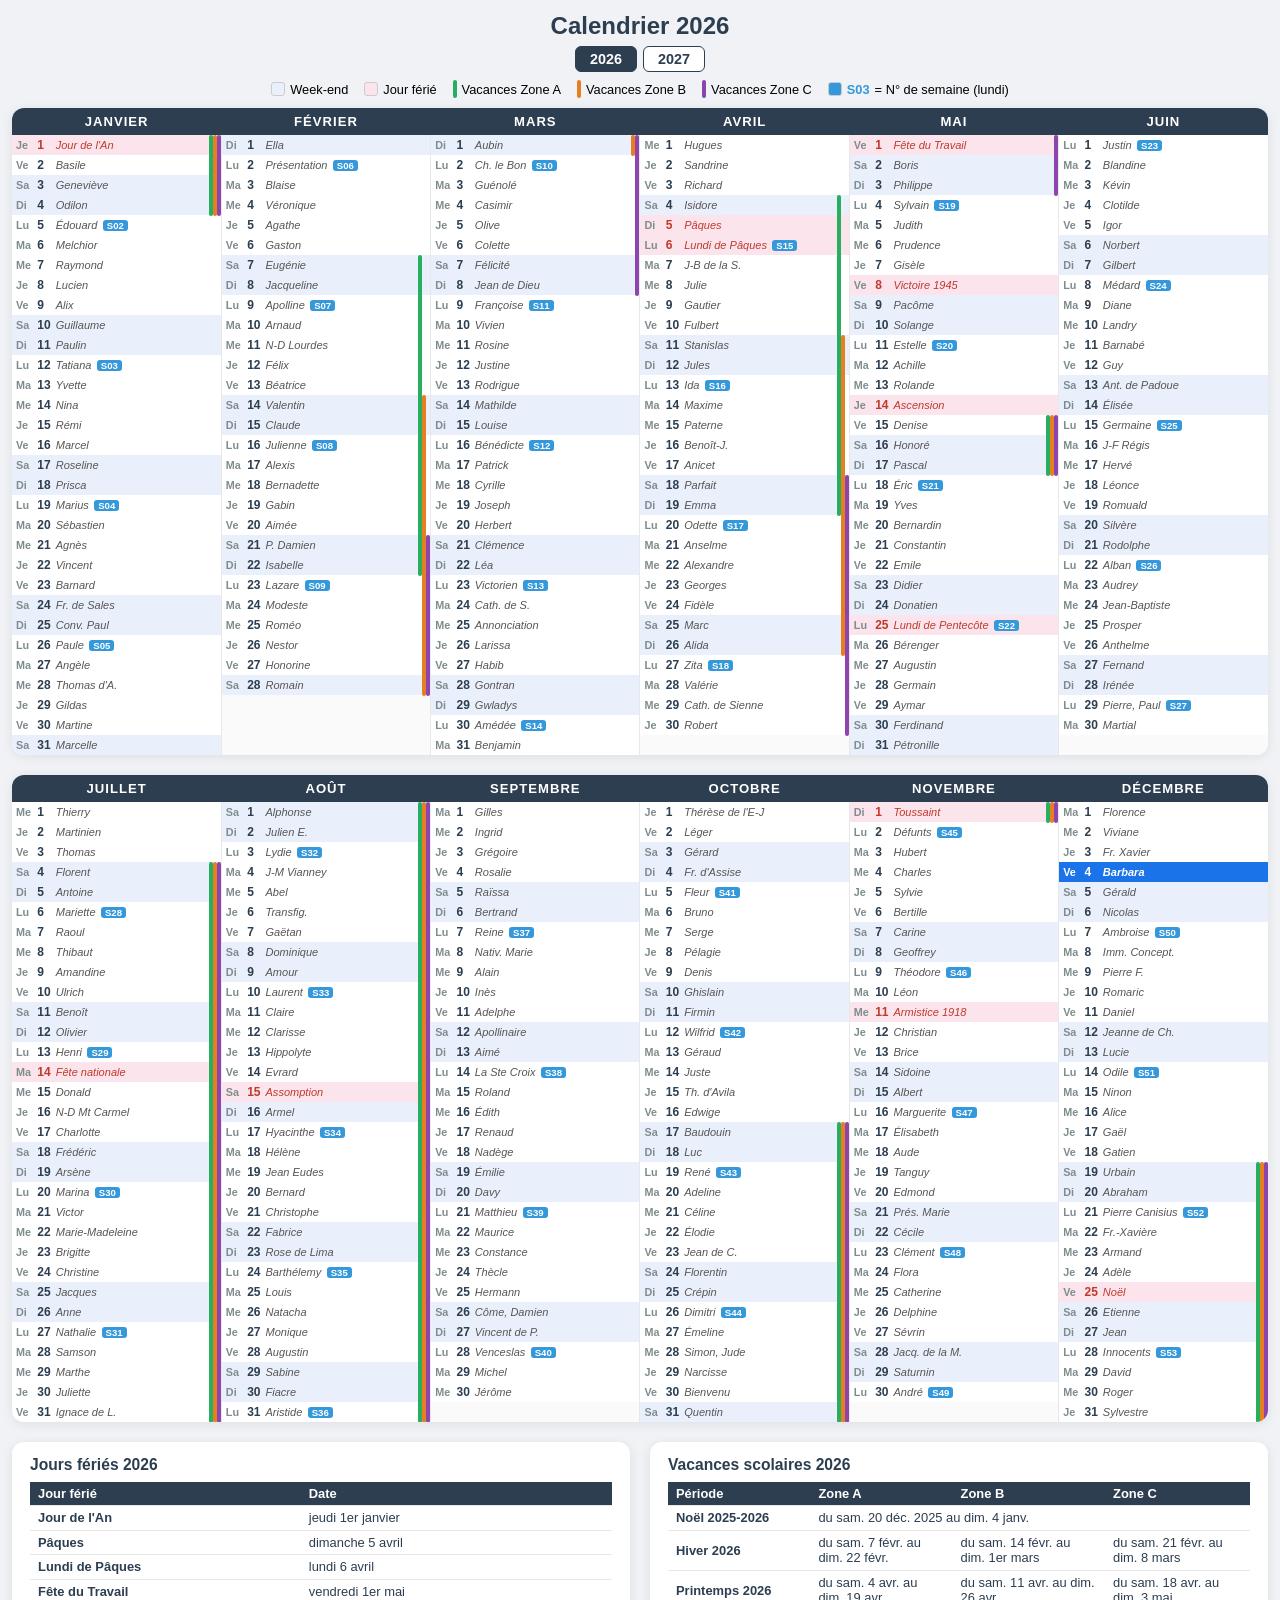
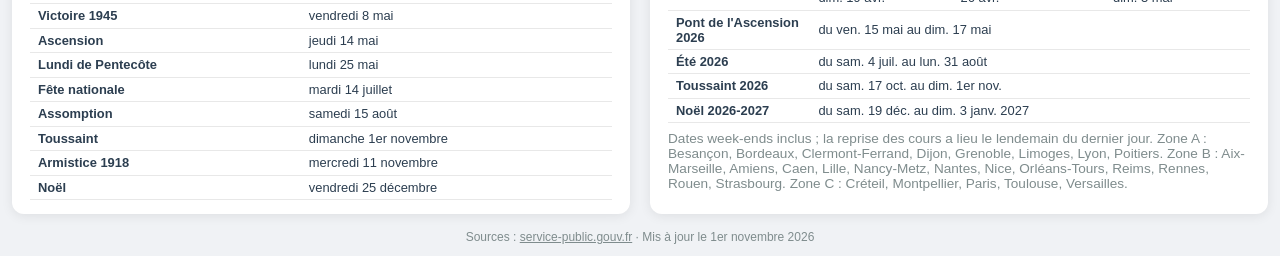
<file: public/2026/index.html>
<!DOCTYPE html>
<html lang="fr">
<head>
<meta charset="UTF-8">
<meta name="viewport" content="width=device-width, initial-scale=1.0">
<title>Calendrier 2026 : jours fériés et vacances scolaires</title>
<meta name="description" content="Calendrier 2026 gratuit avec jours fériés, vacances scolaires zones A, B et C, numéros de semaine et saints du jour. Dates officielles.">
<link rel="canonical" href="https://www.calendrier-annuel.fr/2026/">
<link rel="icon" type="image/svg+xml" href="/favicon.svg">
<meta name="theme-color" content="#2c3e50">
<meta property="og:type" content="website">
<meta property="og:site_name" content="calendrier-annuel.fr">
<meta property="og:locale" content="fr_FR">
<meta property="og:url" content="https://www.calendrier-annuel.fr/2026/">
<meta property="og:title" content="Calendrier 2026 : jours fériés et vacances scolaires">
<meta property="og:description" content="Calendrier 2026 gratuit avec jours fériés, vacances scolaires zones A, B et C, numéros de semaine et saints du jour. Dates officielles.">
<meta property="og:image" content="https://www.calendrier-annuel.fr/og-image.png">
<meta property="og:image:width" content="1200">
<meta property="og:image:height" content="630">
<meta property="og:image:alt" content="Calendrier annuel avec jours fériés et vacances scolaires">
<meta name="twitter:card" content="summary_large_image">
<meta name="twitter:title" content="Calendrier 2026 : jours fériés et vacances scolaires">
<meta name="twitter:description" content="Calendrier 2026 gratuit avec jours fériés, vacances scolaires zones A, B et C, numéros de semaine et saints du jour. Dates officielles.">
<meta name="twitter:image" content="https://www.calendrier-annuel.fr/og-image.png">
<script type="application/ld+json">
{
  "@context": "https://schema.org",
  "@type": "WebPage",
  "name": "Calendrier 2026 : jours fériés et vacances scolaires",
  "description": "Calendrier 2026 gratuit avec jours fériés, vacances scolaires zones A, B et C, numéros de semaine et saints du jour. Dates officielles.",
  "url": "https://www.calendrier-annuel.fr/2026/",
  "inLanguage": "fr",
  "dateModified": "2026-11-01",
  "isPartOf": {
    "@type": "WebSite",
    "name": "calendrier-annuel.fr",
    "url": "https://www.calendrier-annuel.fr/"
  }
}
</script>
<style>
  * { margin: 0; padding: 0; box-sizing: border-box; }
  body {
    font-family: 'Segoe UI', Tahoma, Geneva, Verdana, sans-serif;
    background: #f0f2f5;
    padding: 12px;
  }
  h1 {
    text-align: center;
    font-size: 1.5em;
    color: #2c3e50;
    margin-bottom: 6px;
  }
  .year-switch {
    display: flex;
    justify-content: center;
    gap: 6px;
    margin-bottom: 8px;
  }
  .year-switch a {
    font-size: 0.9em;
    text-decoration: none;
    font-weight: 600;
    padding: 4px 14px;
    border: 1px solid #2c3e50;
    border-radius: 6px;
    background: #fff;
    color: #2c3e50;
  }
  .year-switch a:hover { background: #eaf0fb; }
  .year-switch a[aria-current="page"] {
    background: #2c3e50;
    color: #fff;
  }
  .legend {
    display: flex;
    justify-content: center;
    gap: 16px;
    margin-bottom: 10px;
    flex-wrap: wrap;
    font-size: 0.8em;
  }
  .legend-item {
    display: flex;
    align-items: center;
    gap: 5px;
  }
  .legend-color {
    width: 14px;
    height: 14px;
    border-radius: 3px;
    border: 1px solid #ccc;
  }
  .calendar-container {
    overflow-x: auto;
    background: #fff;
    border-radius: 12px;
    box-shadow: 0 2px 12px rgba(0,0,0,0.08);
  }
  table {
    border-collapse: collapse;
    width: 100%;
    min-width: 700px;
    table-layout: fixed;
  }
  th {
    background: #2c3e50;
    color: #fff;
    padding: 6px 4px;
    font-size: 0.82em;
    text-transform: uppercase;
    letter-spacing: 1px;
    position: sticky;
    top: 0;
    z-index: 10;
  }
  td {
    padding: 2px 16px 2px 4px;
    font-size: 0.75em;
    border-right: 1px solid #e8e8e8;
    vertical-align: middle;
    height: 20px;
    line-height: 1.2;
    position: relative;
  }
  td:last-child { border-right: none; }
  .day-num {
    font-weight: 700;
    color: #2c3e50;
    display: inline-block;
    min-width: 15px;
  }
  .day-name {
    font-weight: 600;
    color: #7f8c8d;
    display: inline-block;
    min-width: 18px;
    font-size: 0.9em;
  }
  .saint {
    color: #555;
    font-style: italic;
    font-size: 0.92em;
  }
  .week-num {
    background: #3498db;
    color: #fff;
    border-radius: 3px;
    padding: 0 4px;
    font-size: 0.8em;
    font-weight: 700;
    margin-left: 2px;
  }
  /* Weekend */
  tr td.weekend {
    background: #eaf0fb;
  }
  /* Jour ferie */
  tr td.ferie {
    background: #fce4ec;
  }
  tr td.ferie .day-num,
  tr td.ferie .saint {
    color: #c0392b;
  }
  /* Zone vertical bars - absolute positioned to span full cell height */
  .zone-bars {
    position: absolute;
    right: 0;
    top: 0;
    bottom: -1px;
    display: flex;
    gap: 0px;
    z-index: 1;
  }
  .zone-bars .bar {
    width: 4px;
    flex: 1;
  }
  .bar-a { background: #27ae60; }
  .bar-b { background: #e67e22; }
  .bar-c { background: #8e44ad; }
  /* Rounded corners for first/last day of vacation */
  .bar.bar-start { border-radius: 3px 3px 0 0; }
  .bar.bar-end { border-radius: 0 0 3px 3px; }
  .bar.bar-start.bar-end { border-radius: 3px; }
  /* Pad cells that have bars so text doesn't overlap */
  /* Legend swatches */
  .legend-bar {
    display: inline-block;
    width: 4px;
    height: 18px;
    border-radius: 2px;
    vertical-align: middle;
  }
  td.empty {
    background: #fafafa;
  }
  /* Today */
  tr td.today {
    background: #1a73e8;
  }
  tr td.today .day-num,
  tr td.today .day-name,
  tr td.today .saint {
    color: #ffffff;
    font-weight: bold;
  }
  .visually-hidden {
    position: absolute;
    width: 1px;
    height: 1px;
    overflow: hidden;
    clip: rect(0 0 0 0);
    white-space: nowrap;
  }
  /* Infos textuelles sous le calendrier */
  .infos {
    display: grid;
    grid-template-columns: repeat(auto-fit, minmax(320px, 1fr));
    gap: 20px;
    margin-top: 20px;
  }
  .infos section {
    background: #fff;
    border-radius: 12px;
    box-shadow: 0 2px 12px rgba(0,0,0,0.08);
    padding: 14px 18px;
    color: #2c3e50;
    font-size: 0.85em;
    overflow-x: auto;
  }
  .infos h2 {
    font-size: 1.15em;
    margin-bottom: 8px;
  }
  .infos table {
    min-width: 0;
    table-layout: auto;
  }
  .infos th, .infos td {
    position: static;
    height: auto;
    padding: 4px 8px;
    font-size: 0.95em;
    text-align: left;
    border-right: none;
    border-bottom: 1px solid #e8e8e8;
  }
  .infos th {
    letter-spacing: 0;
    text-transform: none;
  }
  .infos tbody th {
    background: none;
    color: #2c3e50;
  }
  .infos p {
    margin-top: 8px;
    color: #7f8c8d;
  }
  footer {
    text-align: center;
    color: #7f8c8d;
    font-size: 0.75em;
    margin-top: 16px;
  }
  footer a { color: inherit; }
</style>
</head>
<body>
<header>
<h1>Calendrier 2026</h1>
<nav class="year-switch" aria-label="Choisir l'année">
  <a href="/2026/" aria-current="page">2026</a>
  <a href="/2027/">2027</a>
</nav>
<div class="legend">
  <div class="legend-item"><div class="legend-color" style="background:#eaf0fb"></div> Week-end</div>
  <div class="legend-item"><div class="legend-color" style="background:#fce4ec"></div> Jour férié</div>
  <div class="legend-item"><span class="legend-bar bar-a"></span> Vacances Zone A</div>
  <div class="legend-item"><span class="legend-bar bar-b"></span> Vacances Zone B</div>
  <div class="legend-item"><span class="legend-bar bar-c"></span> Vacances Zone C</div>
  <div class="legend-item"><div class="legend-color" style="background:#3498db"></div> <span style="color:#3498db;font-weight:700">S03</span> = N° de semaine (lundi)</div>
</div>
</header>
<main>
<div class="calendar-container">
<table>
<caption class="visually-hidden">Calendrier Janvier à juin 2026</caption>
<thead><tr><th scope="col">Janvier</th><th scope="col">Février</th><th scope="col">Mars</th><th scope="col">Avril</th><th scope="col">Mai</th><th scope="col">Juin</th></tr></thead>
<tbody>
<tr><td class="ferie" data-date="2026-01-01"><span class="zone-bars"><span class="bar bar-a bar-start"></span><span class="bar bar-b bar-start"></span><span class="bar bar-c bar-start"></span></span><span class="day-name">Je</span> <span class="day-num">1</span> <span class="saint">Jour de l'An</span></td><td class="weekend" data-date="2026-02-01"><span class="zone-bars"><span class="bar"></span><span class="bar"></span><span class="bar"></span></span><span class="day-name">Di</span> <span class="day-num">1</span> <span class="saint">Ella</span></td><td class="weekend" data-date="2026-03-01"><span class="zone-bars"><span class="bar"></span><span class="bar bar-b bar-start bar-end"></span><span class="bar bar-c bar-start"></span></span><span class="day-name">Di</span> <span class="day-num">1</span> <span class="saint">Aubin</span></td><td data-date="2026-04-01"><span class="zone-bars"><span class="bar"></span><span class="bar"></span><span class="bar"></span></span><span class="day-name">Me</span> <span class="day-num">1</span> <span class="saint">Hugues</span></td><td class="ferie" data-date="2026-05-01"><span class="zone-bars"><span class="bar"></span><span class="bar"></span><span class="bar bar-c bar-start"></span></span><span class="day-name">Ve</span> <span class="day-num">1</span> <span class="saint">Fête du Travail</span></td><td data-date="2026-06-01"><span class="zone-bars"><span class="bar"></span><span class="bar"></span><span class="bar"></span></span><span class="day-name">Lu</span> <span class="day-num">1</span> <span class="saint">Justin</span> <span class="week-num">S23</span></td></tr>
<tr><td data-date="2026-01-02"><span class="zone-bars"><span class="bar bar-a"></span><span class="bar bar-b"></span><span class="bar bar-c"></span></span><span class="day-name">Ve</span> <span class="day-num">2</span> <span class="saint">Basile</span></td><td data-date="2026-02-02"><span class="zone-bars"><span class="bar"></span><span class="bar"></span><span class="bar"></span></span><span class="day-name">Lu</span> <span class="day-num">2</span> <span class="saint">Présentation</span> <span class="week-num">S06</span></td><td data-date="2026-03-02"><span class="zone-bars"><span class="bar"></span><span class="bar"></span><span class="bar bar-c"></span></span><span class="day-name">Lu</span> <span class="day-num">2</span> <span class="saint">Ch. le Bon</span> <span class="week-num">S10</span></td><td data-date="2026-04-02"><span class="zone-bars"><span class="bar"></span><span class="bar"></span><span class="bar"></span></span><span class="day-name">Je</span> <span class="day-num">2</span> <span class="saint">Sandrine</span></td><td class="weekend" data-date="2026-05-02"><span class="zone-bars"><span class="bar"></span><span class="bar"></span><span class="bar bar-c"></span></span><span class="day-name">Sa</span> <span class="day-num">2</span> <span class="saint">Boris</span></td><td data-date="2026-06-02"><span class="zone-bars"><span class="bar"></span><span class="bar"></span><span class="bar"></span></span><span class="day-name">Ma</span> <span class="day-num">2</span> <span class="saint">Blandine</span></td></tr>
<tr><td class="weekend" data-date="2026-01-03"><span class="zone-bars"><span class="bar bar-a"></span><span class="bar bar-b"></span><span class="bar bar-c"></span></span><span class="day-name">Sa</span> <span class="day-num">3</span> <span class="saint">Geneviève</span></td><td data-date="2026-02-03"><span class="zone-bars"><span class="bar"></span><span class="bar"></span><span class="bar"></span></span><span class="day-name">Ma</span> <span class="day-num">3</span> <span class="saint">Blaise</span></td><td data-date="2026-03-03"><span class="zone-bars"><span class="bar"></span><span class="bar"></span><span class="bar bar-c"></span></span><span class="day-name">Ma</span> <span class="day-num">3</span> <span class="saint">Guénolé</span></td><td data-date="2026-04-03"><span class="zone-bars"><span class="bar"></span><span class="bar"></span><span class="bar"></span></span><span class="day-name">Ve</span> <span class="day-num">3</span> <span class="saint">Richard</span></td><td class="weekend" data-date="2026-05-03"><span class="zone-bars"><span class="bar"></span><span class="bar"></span><span class="bar bar-c bar-end"></span></span><span class="day-name">Di</span> <span class="day-num">3</span> <span class="saint">Philippe</span></td><td data-date="2026-06-03"><span class="zone-bars"><span class="bar"></span><span class="bar"></span><span class="bar"></span></span><span class="day-name">Me</span> <span class="day-num">3</span> <span class="saint">Kévin</span></td></tr>
<tr><td class="weekend" data-date="2026-01-04"><span class="zone-bars"><span class="bar bar-a bar-end"></span><span class="bar bar-b bar-end"></span><span class="bar bar-c bar-end"></span></span><span class="day-name">Di</span> <span class="day-num">4</span> <span class="saint">Odilon</span></td><td data-date="2026-02-04"><span class="zone-bars"><span class="bar"></span><span class="bar"></span><span class="bar"></span></span><span class="day-name">Me</span> <span class="day-num">4</span> <span class="saint">Véronique</span></td><td data-date="2026-03-04"><span class="zone-bars"><span class="bar"></span><span class="bar"></span><span class="bar bar-c"></span></span><span class="day-name">Me</span> <span class="day-num">4</span> <span class="saint">Casimir</span></td><td class="weekend" data-date="2026-04-04"><span class="zone-bars"><span class="bar bar-a bar-start"></span><span class="bar"></span><span class="bar"></span></span><span class="day-name">Sa</span> <span class="day-num">4</span> <span class="saint">Isidore</span></td><td data-date="2026-05-04"><span class="zone-bars"><span class="bar"></span><span class="bar"></span><span class="bar"></span></span><span class="day-name">Lu</span> <span class="day-num">4</span> <span class="saint">Sylvain</span> <span class="week-num">S19</span></td><td data-date="2026-06-04"><span class="zone-bars"><span class="bar"></span><span class="bar"></span><span class="bar"></span></span><span class="day-name">Je</span> <span class="day-num">4</span> <span class="saint">Clotilde</span></td></tr>
<tr><td data-date="2026-01-05"><span class="zone-bars"><span class="bar"></span><span class="bar"></span><span class="bar"></span></span><span class="day-name">Lu</span> <span class="day-num">5</span> <span class="saint">Édouard</span> <span class="week-num">S02</span></td><td data-date="2026-02-05"><span class="zone-bars"><span class="bar"></span><span class="bar"></span><span class="bar"></span></span><span class="day-name">Je</span> <span class="day-num">5</span> <span class="saint">Agathe</span></td><td data-date="2026-03-05"><span class="zone-bars"><span class="bar"></span><span class="bar"></span><span class="bar bar-c"></span></span><span class="day-name">Je</span> <span class="day-num">5</span> <span class="saint">Olive</span></td><td class="weekend ferie" data-date="2026-04-05"><span class="zone-bars"><span class="bar bar-a"></span><span class="bar"></span><span class="bar"></span></span><span class="day-name">Di</span> <span class="day-num">5</span> <span class="saint">Pâques</span></td><td data-date="2026-05-05"><span class="zone-bars"><span class="bar"></span><span class="bar"></span><span class="bar"></span></span><span class="day-name">Ma</span> <span class="day-num">5</span> <span class="saint">Judith</span></td><td data-date="2026-06-05"><span class="zone-bars"><span class="bar"></span><span class="bar"></span><span class="bar"></span></span><span class="day-name">Ve</span> <span class="day-num">5</span> <span class="saint">Igor</span></td></tr>
<tr><td data-date="2026-01-06"><span class="zone-bars"><span class="bar"></span><span class="bar"></span><span class="bar"></span></span><span class="day-name">Ma</span> <span class="day-num">6</span> <span class="saint">Melchior</span></td><td data-date="2026-02-06"><span class="zone-bars"><span class="bar"></span><span class="bar"></span><span class="bar"></span></span><span class="day-name">Ve</span> <span class="day-num">6</span> <span class="saint">Gaston</span></td><td data-date="2026-03-06"><span class="zone-bars"><span class="bar"></span><span class="bar"></span><span class="bar bar-c"></span></span><span class="day-name">Ve</span> <span class="day-num">6</span> <span class="saint">Colette</span></td><td class="ferie" data-date="2026-04-06"><span class="zone-bars"><span class="bar bar-a"></span><span class="bar"></span><span class="bar"></span></span><span class="day-name">Lu</span> <span class="day-num">6</span> <span class="saint">Lundi de Pâques</span> <span class="week-num">S15</span></td><td data-date="2026-05-06"><span class="zone-bars"><span class="bar"></span><span class="bar"></span><span class="bar"></span></span><span class="day-name">Me</span> <span class="day-num">6</span> <span class="saint">Prudence</span></td><td class="weekend" data-date="2026-06-06"><span class="zone-bars"><span class="bar"></span><span class="bar"></span><span class="bar"></span></span><span class="day-name">Sa</span> <span class="day-num">6</span> <span class="saint">Norbert</span></td></tr>
<tr><td data-date="2026-01-07"><span class="zone-bars"><span class="bar"></span><span class="bar"></span><span class="bar"></span></span><span class="day-name">Me</span> <span class="day-num">7</span> <span class="saint">Raymond</span></td><td class="weekend" data-date="2026-02-07"><span class="zone-bars"><span class="bar bar-a bar-start"></span><span class="bar"></span><span class="bar"></span></span><span class="day-name">Sa</span> <span class="day-num">7</span> <span class="saint">Eugénie</span></td><td class="weekend" data-date="2026-03-07"><span class="zone-bars"><span class="bar"></span><span class="bar"></span><span class="bar bar-c"></span></span><span class="day-name">Sa</span> <span class="day-num">7</span> <span class="saint">Félicité</span></td><td data-date="2026-04-07"><span class="zone-bars"><span class="bar bar-a"></span><span class="bar"></span><span class="bar"></span></span><span class="day-name">Ma</span> <span class="day-num">7</span> <span class="saint">J-B de la S.</span></td><td data-date="2026-05-07"><span class="zone-bars"><span class="bar"></span><span class="bar"></span><span class="bar"></span></span><span class="day-name">Je</span> <span class="day-num">7</span> <span class="saint">Gisèle</span></td><td class="weekend" data-date="2026-06-07"><span class="zone-bars"><span class="bar"></span><span class="bar"></span><span class="bar"></span></span><span class="day-name">Di</span> <span class="day-num">7</span> <span class="saint">Gilbert</span></td></tr>
<tr><td data-date="2026-01-08"><span class="zone-bars"><span class="bar"></span><span class="bar"></span><span class="bar"></span></span><span class="day-name">Je</span> <span class="day-num">8</span> <span class="saint">Lucien</span></td><td class="weekend" data-date="2026-02-08"><span class="zone-bars"><span class="bar bar-a"></span><span class="bar"></span><span class="bar"></span></span><span class="day-name">Di</span> <span class="day-num">8</span> <span class="saint">Jacqueline</span></td><td class="weekend" data-date="2026-03-08"><span class="zone-bars"><span class="bar"></span><span class="bar"></span><span class="bar bar-c bar-end"></span></span><span class="day-name">Di</span> <span class="day-num">8</span> <span class="saint">Jean de Dieu</span></td><td data-date="2026-04-08"><span class="zone-bars"><span class="bar bar-a"></span><span class="bar"></span><span class="bar"></span></span><span class="day-name">Me</span> <span class="day-num">8</span> <span class="saint">Julie</span></td><td class="ferie" data-date="2026-05-08"><span class="zone-bars"><span class="bar"></span><span class="bar"></span><span class="bar"></span></span><span class="day-name">Ve</span> <span class="day-num">8</span> <span class="saint">Victoire 1945</span></td><td data-date="2026-06-08"><span class="zone-bars"><span class="bar"></span><span class="bar"></span><span class="bar"></span></span><span class="day-name">Lu</span> <span class="day-num">8</span> <span class="saint">Médard</span> <span class="week-num">S24</span></td></tr>
<tr><td data-date="2026-01-09"><span class="zone-bars"><span class="bar"></span><span class="bar"></span><span class="bar"></span></span><span class="day-name">Ve</span> <span class="day-num">9</span> <span class="saint">Alix</span></td><td data-date="2026-02-09"><span class="zone-bars"><span class="bar bar-a"></span><span class="bar"></span><span class="bar"></span></span><span class="day-name">Lu</span> <span class="day-num">9</span> <span class="saint">Apolline</span> <span class="week-num">S07</span></td><td data-date="2026-03-09"><span class="zone-bars"><span class="bar"></span><span class="bar"></span><span class="bar"></span></span><span class="day-name">Lu</span> <span class="day-num">9</span> <span class="saint">Françoise</span> <span class="week-num">S11</span></td><td data-date="2026-04-09"><span class="zone-bars"><span class="bar bar-a"></span><span class="bar"></span><span class="bar"></span></span><span class="day-name">Je</span> <span class="day-num">9</span> <span class="saint">Gautier</span></td><td class="weekend" data-date="2026-05-09"><span class="zone-bars"><span class="bar"></span><span class="bar"></span><span class="bar"></span></span><span class="day-name">Sa</span> <span class="day-num">9</span> <span class="saint">Pacôme</span></td><td data-date="2026-06-09"><span class="zone-bars"><span class="bar"></span><span class="bar"></span><span class="bar"></span></span><span class="day-name">Ma</span> <span class="day-num">9</span> <span class="saint">Diane</span></td></tr>
<tr><td class="weekend" data-date="2026-01-10"><span class="zone-bars"><span class="bar"></span><span class="bar"></span><span class="bar"></span></span><span class="day-name">Sa</span> <span class="day-num">10</span> <span class="saint">Guillaume</span></td><td data-date="2026-02-10"><span class="zone-bars"><span class="bar bar-a"></span><span class="bar"></span><span class="bar"></span></span><span class="day-name">Ma</span> <span class="day-num">10</span> <span class="saint">Arnaud</span></td><td data-date="2026-03-10"><span class="zone-bars"><span class="bar"></span><span class="bar"></span><span class="bar"></span></span><span class="day-name">Ma</span> <span class="day-num">10</span> <span class="saint">Vivien</span></td><td data-date="2026-04-10"><span class="zone-bars"><span class="bar bar-a"></span><span class="bar"></span><span class="bar"></span></span><span class="day-name">Ve</span> <span class="day-num">10</span> <span class="saint">Fulbert</span></td><td class="weekend" data-date="2026-05-10"><span class="zone-bars"><span class="bar"></span><span class="bar"></span><span class="bar"></span></span><span class="day-name">Di</span> <span class="day-num">10</span> <span class="saint">Solange</span></td><td data-date="2026-06-10"><span class="zone-bars"><span class="bar"></span><span class="bar"></span><span class="bar"></span></span><span class="day-name">Me</span> <span class="day-num">10</span> <span class="saint">Landry</span></td></tr>
<tr><td class="weekend" data-date="2026-01-11"><span class="zone-bars"><span class="bar"></span><span class="bar"></span><span class="bar"></span></span><span class="day-name">Di</span> <span class="day-num">11</span> <span class="saint">Paulin</span></td><td data-date="2026-02-11"><span class="zone-bars"><span class="bar bar-a"></span><span class="bar"></span><span class="bar"></span></span><span class="day-name">Me</span> <span class="day-num">11</span> <span class="saint">N-D Lourdes</span></td><td data-date="2026-03-11"><span class="zone-bars"><span class="bar"></span><span class="bar"></span><span class="bar"></span></span><span class="day-name">Me</span> <span class="day-num">11</span> <span class="saint">Rosine</span></td><td class="weekend" data-date="2026-04-11"><span class="zone-bars"><span class="bar bar-a"></span><span class="bar bar-b bar-start"></span><span class="bar"></span></span><span class="day-name">Sa</span> <span class="day-num">11</span> <span class="saint">Stanislas</span></td><td data-date="2026-05-11"><span class="zone-bars"><span class="bar"></span><span class="bar"></span><span class="bar"></span></span><span class="day-name">Lu</span> <span class="day-num">11</span> <span class="saint">Estelle</span> <span class="week-num">S20</span></td><td data-date="2026-06-11"><span class="zone-bars"><span class="bar"></span><span class="bar"></span><span class="bar"></span></span><span class="day-name">Je</span> <span class="day-num">11</span> <span class="saint">Barnabé</span></td></tr>
<tr><td data-date="2026-01-12"><span class="zone-bars"><span class="bar"></span><span class="bar"></span><span class="bar"></span></span><span class="day-name">Lu</span> <span class="day-num">12</span> <span class="saint">Tatiana</span> <span class="week-num">S03</span></td><td data-date="2026-02-12"><span class="zone-bars"><span class="bar bar-a"></span><span class="bar"></span><span class="bar"></span></span><span class="day-name">Je</span> <span class="day-num">12</span> <span class="saint">Félix</span></td><td data-date="2026-03-12"><span class="zone-bars"><span class="bar"></span><span class="bar"></span><span class="bar"></span></span><span class="day-name">Je</span> <span class="day-num">12</span> <span class="saint">Justine</span></td><td class="weekend" data-date="2026-04-12"><span class="zone-bars"><span class="bar bar-a"></span><span class="bar bar-b"></span><span class="bar"></span></span><span class="day-name">Di</span> <span class="day-num">12</span> <span class="saint">Jules</span></td><td data-date="2026-05-12"><span class="zone-bars"><span class="bar"></span><span class="bar"></span><span class="bar"></span></span><span class="day-name">Ma</span> <span class="day-num">12</span> <span class="saint">Achille</span></td><td data-date="2026-06-12"><span class="zone-bars"><span class="bar"></span><span class="bar"></span><span class="bar"></span></span><span class="day-name">Ve</span> <span class="day-num">12</span> <span class="saint">Guy</span></td></tr>
<tr><td data-date="2026-01-13"><span class="zone-bars"><span class="bar"></span><span class="bar"></span><span class="bar"></span></span><span class="day-name">Ma</span> <span class="day-num">13</span> <span class="saint">Yvette</span></td><td data-date="2026-02-13"><span class="zone-bars"><span class="bar bar-a"></span><span class="bar"></span><span class="bar"></span></span><span class="day-name">Ve</span> <span class="day-num">13</span> <span class="saint">Béatrice</span></td><td data-date="2026-03-13"><span class="zone-bars"><span class="bar"></span><span class="bar"></span><span class="bar"></span></span><span class="day-name">Ve</span> <span class="day-num">13</span> <span class="saint">Rodrigue</span></td><td data-date="2026-04-13"><span class="zone-bars"><span class="bar bar-a"></span><span class="bar bar-b"></span><span class="bar"></span></span><span class="day-name">Lu</span> <span class="day-num">13</span> <span class="saint">Ida</span> <span class="week-num">S16</span></td><td data-date="2026-05-13"><span class="zone-bars"><span class="bar"></span><span class="bar"></span><span class="bar"></span></span><span class="day-name">Me</span> <span class="day-num">13</span> <span class="saint">Rolande</span></td><td class="weekend" data-date="2026-06-13"><span class="zone-bars"><span class="bar"></span><span class="bar"></span><span class="bar"></span></span><span class="day-name">Sa</span> <span class="day-num">13</span> <span class="saint">Ant. de Padoue</span></td></tr>
<tr><td data-date="2026-01-14"><span class="zone-bars"><span class="bar"></span><span class="bar"></span><span class="bar"></span></span><span class="day-name">Me</span> <span class="day-num">14</span> <span class="saint">Nina</span></td><td class="weekend" data-date="2026-02-14"><span class="zone-bars"><span class="bar bar-a"></span><span class="bar bar-b bar-start"></span><span class="bar"></span></span><span class="day-name">Sa</span> <span class="day-num">14</span> <span class="saint">Valentin</span></td><td class="weekend" data-date="2026-03-14"><span class="zone-bars"><span class="bar"></span><span class="bar"></span><span class="bar"></span></span><span class="day-name">Sa</span> <span class="day-num">14</span> <span class="saint">Mathilde</span></td><td data-date="2026-04-14"><span class="zone-bars"><span class="bar bar-a"></span><span class="bar bar-b"></span><span class="bar"></span></span><span class="day-name">Ma</span> <span class="day-num">14</span> <span class="saint">Maxime</span></td><td class="ferie" data-date="2026-05-14"><span class="zone-bars"><span class="bar"></span><span class="bar"></span><span class="bar"></span></span><span class="day-name">Je</span> <span class="day-num">14</span> <span class="saint">Ascension</span></td><td class="weekend" data-date="2026-06-14"><span class="zone-bars"><span class="bar"></span><span class="bar"></span><span class="bar"></span></span><span class="day-name">Di</span> <span class="day-num">14</span> <span class="saint">Élisée</span></td></tr>
<tr><td data-date="2026-01-15"><span class="zone-bars"><span class="bar"></span><span class="bar"></span><span class="bar"></span></span><span class="day-name">Je</span> <span class="day-num">15</span> <span class="saint">Rémi</span></td><td class="weekend" data-date="2026-02-15"><span class="zone-bars"><span class="bar bar-a"></span><span class="bar bar-b"></span><span class="bar"></span></span><span class="day-name">Di</span> <span class="day-num">15</span> <span class="saint">Claude</span></td><td class="weekend" data-date="2026-03-15"><span class="zone-bars"><span class="bar"></span><span class="bar"></span><span class="bar"></span></span><span class="day-name">Di</span> <span class="day-num">15</span> <span class="saint">Louise</span></td><td data-date="2026-04-15"><span class="zone-bars"><span class="bar bar-a"></span><span class="bar bar-b"></span><span class="bar"></span></span><span class="day-name">Me</span> <span class="day-num">15</span> <span class="saint">Paterne</span></td><td data-date="2026-05-15"><span class="zone-bars"><span class="bar bar-a bar-start"></span><span class="bar bar-b bar-start"></span><span class="bar bar-c bar-start"></span></span><span class="day-name">Ve</span> <span class="day-num">15</span> <span class="saint">Denise</span></td><td data-date="2026-06-15"><span class="zone-bars"><span class="bar"></span><span class="bar"></span><span class="bar"></span></span><span class="day-name">Lu</span> <span class="day-num">15</span> <span class="saint">Germaine</span> <span class="week-num">S25</span></td></tr>
<tr><td data-date="2026-01-16"><span class="zone-bars"><span class="bar"></span><span class="bar"></span><span class="bar"></span></span><span class="day-name">Ve</span> <span class="day-num">16</span> <span class="saint">Marcel</span></td><td data-date="2026-02-16"><span class="zone-bars"><span class="bar bar-a"></span><span class="bar bar-b"></span><span class="bar"></span></span><span class="day-name">Lu</span> <span class="day-num">16</span> <span class="saint">Julienne</span> <span class="week-num">S08</span></td><td data-date="2026-03-16"><span class="zone-bars"><span class="bar"></span><span class="bar"></span><span class="bar"></span></span><span class="day-name">Lu</span> <span class="day-num">16</span> <span class="saint">Bénédicte</span> <span class="week-num">S12</span></td><td data-date="2026-04-16"><span class="zone-bars"><span class="bar bar-a"></span><span class="bar bar-b"></span><span class="bar"></span></span><span class="day-name">Je</span> <span class="day-num">16</span> <span class="saint">Benoît-J.</span></td><td class="weekend" data-date="2026-05-16"><span class="zone-bars"><span class="bar bar-a"></span><span class="bar bar-b"></span><span class="bar bar-c"></span></span><span class="day-name">Sa</span> <span class="day-num">16</span> <span class="saint">Honoré</span></td><td data-date="2026-06-16"><span class="zone-bars"><span class="bar"></span><span class="bar"></span><span class="bar"></span></span><span class="day-name">Ma</span> <span class="day-num">16</span> <span class="saint">J-F Régis</span></td></tr>
<tr><td class="weekend" data-date="2026-01-17"><span class="zone-bars"><span class="bar"></span><span class="bar"></span><span class="bar"></span></span><span class="day-name">Sa</span> <span class="day-num">17</span> <span class="saint">Roseline</span></td><td data-date="2026-02-17"><span class="zone-bars"><span class="bar bar-a"></span><span class="bar bar-b"></span><span class="bar"></span></span><span class="day-name">Ma</span> <span class="day-num">17</span> <span class="saint">Alexis</span></td><td data-date="2026-03-17"><span class="zone-bars"><span class="bar"></span><span class="bar"></span><span class="bar"></span></span><span class="day-name">Ma</span> <span class="day-num">17</span> <span class="saint">Patrick</span></td><td data-date="2026-04-17"><span class="zone-bars"><span class="bar bar-a"></span><span class="bar bar-b"></span><span class="bar"></span></span><span class="day-name">Ve</span> <span class="day-num">17</span> <span class="saint">Anicet</span></td><td class="weekend" data-date="2026-05-17"><span class="zone-bars"><span class="bar bar-a bar-end"></span><span class="bar bar-b bar-end"></span><span class="bar bar-c bar-end"></span></span><span class="day-name">Di</span> <span class="day-num">17</span> <span class="saint">Pascal</span></td><td data-date="2026-06-17"><span class="zone-bars"><span class="bar"></span><span class="bar"></span><span class="bar"></span></span><span class="day-name">Me</span> <span class="day-num">17</span> <span class="saint">Hervé</span></td></tr>
<tr><td class="weekend" data-date="2026-01-18"><span class="zone-bars"><span class="bar"></span><span class="bar"></span><span class="bar"></span></span><span class="day-name">Di</span> <span class="day-num">18</span> <span class="saint">Prisca</span></td><td data-date="2026-02-18"><span class="zone-bars"><span class="bar bar-a"></span><span class="bar bar-b"></span><span class="bar"></span></span><span class="day-name">Me</span> <span class="day-num">18</span> <span class="saint">Bernadette</span></td><td data-date="2026-03-18"><span class="zone-bars"><span class="bar"></span><span class="bar"></span><span class="bar"></span></span><span class="day-name">Me</span> <span class="day-num">18</span> <span class="saint">Cyrille</span></td><td class="weekend" data-date="2026-04-18"><span class="zone-bars"><span class="bar bar-a"></span><span class="bar bar-b"></span><span class="bar bar-c bar-start"></span></span><span class="day-name">Sa</span> <span class="day-num">18</span> <span class="saint">Parfait</span></td><td data-date="2026-05-18"><span class="zone-bars"><span class="bar"></span><span class="bar"></span><span class="bar"></span></span><span class="day-name">Lu</span> <span class="day-num">18</span> <span class="saint">Éric</span> <span class="week-num">S21</span></td><td data-date="2026-06-18"><span class="zone-bars"><span class="bar"></span><span class="bar"></span><span class="bar"></span></span><span class="day-name">Je</span> <span class="day-num">18</span> <span class="saint">Léonce</span></td></tr>
<tr><td data-date="2026-01-19"><span class="zone-bars"><span class="bar"></span><span class="bar"></span><span class="bar"></span></span><span class="day-name">Lu</span> <span class="day-num">19</span> <span class="saint">Marius</span> <span class="week-num">S04</span></td><td data-date="2026-02-19"><span class="zone-bars"><span class="bar bar-a"></span><span class="bar bar-b"></span><span class="bar"></span></span><span class="day-name">Je</span> <span class="day-num">19</span> <span class="saint">Gabin</span></td><td data-date="2026-03-19"><span class="zone-bars"><span class="bar"></span><span class="bar"></span><span class="bar"></span></span><span class="day-name">Je</span> <span class="day-num">19</span> <span class="saint">Joseph</span></td><td class="weekend" data-date="2026-04-19"><span class="zone-bars"><span class="bar bar-a bar-end"></span><span class="bar bar-b"></span><span class="bar bar-c"></span></span><span class="day-name">Di</span> <span class="day-num">19</span> <span class="saint">Emma</span></td><td data-date="2026-05-19"><span class="zone-bars"><span class="bar"></span><span class="bar"></span><span class="bar"></span></span><span class="day-name">Ma</span> <span class="day-num">19</span> <span class="saint">Yves</span></td><td data-date="2026-06-19"><span class="zone-bars"><span class="bar"></span><span class="bar"></span><span class="bar"></span></span><span class="day-name">Ve</span> <span class="day-num">19</span> <span class="saint">Romuald</span></td></tr>
<tr><td data-date="2026-01-20"><span class="zone-bars"><span class="bar"></span><span class="bar"></span><span class="bar"></span></span><span class="day-name">Ma</span> <span class="day-num">20</span> <span class="saint">Sébastien</span></td><td data-date="2026-02-20"><span class="zone-bars"><span class="bar bar-a"></span><span class="bar bar-b"></span><span class="bar"></span></span><span class="day-name">Ve</span> <span class="day-num">20</span> <span class="saint">Aimée</span></td><td data-date="2026-03-20"><span class="zone-bars"><span class="bar"></span><span class="bar"></span><span class="bar"></span></span><span class="day-name">Ve</span> <span class="day-num">20</span> <span class="saint">Herbert</span></td><td data-date="2026-04-20"><span class="zone-bars"><span class="bar"></span><span class="bar bar-b"></span><span class="bar bar-c"></span></span><span class="day-name">Lu</span> <span class="day-num">20</span> <span class="saint">Odette</span> <span class="week-num">S17</span></td><td data-date="2026-05-20"><span class="zone-bars"><span class="bar"></span><span class="bar"></span><span class="bar"></span></span><span class="day-name">Me</span> <span class="day-num">20</span> <span class="saint">Bernardin</span></td><td class="weekend" data-date="2026-06-20"><span class="zone-bars"><span class="bar"></span><span class="bar"></span><span class="bar"></span></span><span class="day-name">Sa</span> <span class="day-num">20</span> <span class="saint">Silvère</span></td></tr>
<tr><td data-date="2026-01-21"><span class="zone-bars"><span class="bar"></span><span class="bar"></span><span class="bar"></span></span><span class="day-name">Me</span> <span class="day-num">21</span> <span class="saint">Agnès</span></td><td class="weekend" data-date="2026-02-21"><span class="zone-bars"><span class="bar bar-a"></span><span class="bar bar-b"></span><span class="bar bar-c bar-start"></span></span><span class="day-name">Sa</span> <span class="day-num">21</span> <span class="saint">P. Damien</span></td><td class="weekend" data-date="2026-03-21"><span class="zone-bars"><span class="bar"></span><span class="bar"></span><span class="bar"></span></span><span class="day-name">Sa</span> <span class="day-num">21</span> <span class="saint">Clémence</span></td><td data-date="2026-04-21"><span class="zone-bars"><span class="bar"></span><span class="bar bar-b"></span><span class="bar bar-c"></span></span><span class="day-name">Ma</span> <span class="day-num">21</span> <span class="saint">Anselme</span></td><td data-date="2026-05-21"><span class="zone-bars"><span class="bar"></span><span class="bar"></span><span class="bar"></span></span><span class="day-name">Je</span> <span class="day-num">21</span> <span class="saint">Constantin</span></td><td class="weekend" data-date="2026-06-21"><span class="zone-bars"><span class="bar"></span><span class="bar"></span><span class="bar"></span></span><span class="day-name">Di</span> <span class="day-num">21</span> <span class="saint">Rodolphe</span></td></tr>
<tr><td data-date="2026-01-22"><span class="zone-bars"><span class="bar"></span><span class="bar"></span><span class="bar"></span></span><span class="day-name">Je</span> <span class="day-num">22</span> <span class="saint">Vincent</span></td><td class="weekend" data-date="2026-02-22"><span class="zone-bars"><span class="bar bar-a bar-end"></span><span class="bar bar-b"></span><span class="bar bar-c"></span></span><span class="day-name">Di</span> <span class="day-num">22</span> <span class="saint">Isabelle</span></td><td class="weekend" data-date="2026-03-22"><span class="zone-bars"><span class="bar"></span><span class="bar"></span><span class="bar"></span></span><span class="day-name">Di</span> <span class="day-num">22</span> <span class="saint">Léa</span></td><td data-date="2026-04-22"><span class="zone-bars"><span class="bar"></span><span class="bar bar-b"></span><span class="bar bar-c"></span></span><span class="day-name">Me</span> <span class="day-num">22</span> <span class="saint">Alexandre</span></td><td data-date="2026-05-22"><span class="zone-bars"><span class="bar"></span><span class="bar"></span><span class="bar"></span></span><span class="day-name">Ve</span> <span class="day-num">22</span> <span class="saint">Emile</span></td><td data-date="2026-06-22"><span class="zone-bars"><span class="bar"></span><span class="bar"></span><span class="bar"></span></span><span class="day-name">Lu</span> <span class="day-num">22</span> <span class="saint">Alban</span> <span class="week-num">S26</span></td></tr>
<tr><td data-date="2026-01-23"><span class="zone-bars"><span class="bar"></span><span class="bar"></span><span class="bar"></span></span><span class="day-name">Ve</span> <span class="day-num">23</span> <span class="saint">Barnard</span></td><td data-date="2026-02-23"><span class="zone-bars"><span class="bar"></span><span class="bar bar-b"></span><span class="bar bar-c"></span></span><span class="day-name">Lu</span> <span class="day-num">23</span> <span class="saint">Lazare</span> <span class="week-num">S09</span></td><td data-date="2026-03-23"><span class="zone-bars"><span class="bar"></span><span class="bar"></span><span class="bar"></span></span><span class="day-name">Lu</span> <span class="day-num">23</span> <span class="saint">Victorien</span> <span class="week-num">S13</span></td><td data-date="2026-04-23"><span class="zone-bars"><span class="bar"></span><span class="bar bar-b"></span><span class="bar bar-c"></span></span><span class="day-name">Je</span> <span class="day-num">23</span> <span class="saint">Georges</span></td><td class="weekend" data-date="2026-05-23"><span class="zone-bars"><span class="bar"></span><span class="bar"></span><span class="bar"></span></span><span class="day-name">Sa</span> <span class="day-num">23</span> <span class="saint">Didier</span></td><td data-date="2026-06-23"><span class="zone-bars"><span class="bar"></span><span class="bar"></span><span class="bar"></span></span><span class="day-name">Ma</span> <span class="day-num">23</span> <span class="saint">Audrey</span></td></tr>
<tr><td class="weekend" data-date="2026-01-24"><span class="zone-bars"><span class="bar"></span><span class="bar"></span><span class="bar"></span></span><span class="day-name">Sa</span> <span class="day-num">24</span> <span class="saint">Fr. de Sales</span></td><td data-date="2026-02-24"><span class="zone-bars"><span class="bar"></span><span class="bar bar-b"></span><span class="bar bar-c"></span></span><span class="day-name">Ma</span> <span class="day-num">24</span> <span class="saint">Modeste</span></td><td data-date="2026-03-24"><span class="zone-bars"><span class="bar"></span><span class="bar"></span><span class="bar"></span></span><span class="day-name">Ma</span> <span class="day-num">24</span> <span class="saint">Cath. de S.</span></td><td data-date="2026-04-24"><span class="zone-bars"><span class="bar"></span><span class="bar bar-b"></span><span class="bar bar-c"></span></span><span class="day-name">Ve</span> <span class="day-num">24</span> <span class="saint">Fidèle</span></td><td class="weekend" data-date="2026-05-24"><span class="zone-bars"><span class="bar"></span><span class="bar"></span><span class="bar"></span></span><span class="day-name">Di</span> <span class="day-num">24</span> <span class="saint">Donatien</span></td><td data-date="2026-06-24"><span class="zone-bars"><span class="bar"></span><span class="bar"></span><span class="bar"></span></span><span class="day-name">Me</span> <span class="day-num">24</span> <span class="saint">Jean-Baptiste</span></td></tr>
<tr><td class="weekend" data-date="2026-01-25"><span class="zone-bars"><span class="bar"></span><span class="bar"></span><span class="bar"></span></span><span class="day-name">Di</span> <span class="day-num">25</span> <span class="saint">Conv. Paul</span></td><td data-date="2026-02-25"><span class="zone-bars"><span class="bar"></span><span class="bar bar-b"></span><span class="bar bar-c"></span></span><span class="day-name">Me</span> <span class="day-num">25</span> <span class="saint">Roméo</span></td><td data-date="2026-03-25"><span class="zone-bars"><span class="bar"></span><span class="bar"></span><span class="bar"></span></span><span class="day-name">Me</span> <span class="day-num">25</span> <span class="saint">Annonciation</span></td><td class="weekend" data-date="2026-04-25"><span class="zone-bars"><span class="bar"></span><span class="bar bar-b"></span><span class="bar bar-c"></span></span><span class="day-name">Sa</span> <span class="day-num">25</span> <span class="saint">Marc</span></td><td class="ferie" data-date="2026-05-25"><span class="zone-bars"><span class="bar"></span><span class="bar"></span><span class="bar"></span></span><span class="day-name">Lu</span> <span class="day-num">25</span> <span class="saint">Lundi de Pentecôte</span> <span class="week-num">S22</span></td><td data-date="2026-06-25"><span class="zone-bars"><span class="bar"></span><span class="bar"></span><span class="bar"></span></span><span class="day-name">Je</span> <span class="day-num">25</span> <span class="saint">Prosper</span></td></tr>
<tr><td data-date="2026-01-26"><span class="zone-bars"><span class="bar"></span><span class="bar"></span><span class="bar"></span></span><span class="day-name">Lu</span> <span class="day-num">26</span> <span class="saint">Paule</span> <span class="week-num">S05</span></td><td data-date="2026-02-26"><span class="zone-bars"><span class="bar"></span><span class="bar bar-b"></span><span class="bar bar-c"></span></span><span class="day-name">Je</span> <span class="day-num">26</span> <span class="saint">Nestor</span></td><td data-date="2026-03-26"><span class="zone-bars"><span class="bar"></span><span class="bar"></span><span class="bar"></span></span><span class="day-name">Je</span> <span class="day-num">26</span> <span class="saint">Larissa</span></td><td class="weekend" data-date="2026-04-26"><span class="zone-bars"><span class="bar"></span><span class="bar bar-b bar-end"></span><span class="bar bar-c"></span></span><span class="day-name">Di</span> <span class="day-num">26</span> <span class="saint">Alida</span></td><td data-date="2026-05-26"><span class="zone-bars"><span class="bar"></span><span class="bar"></span><span class="bar"></span></span><span class="day-name">Ma</span> <span class="day-num">26</span> <span class="saint">Bérenger</span></td><td data-date="2026-06-26"><span class="zone-bars"><span class="bar"></span><span class="bar"></span><span class="bar"></span></span><span class="day-name">Ve</span> <span class="day-num">26</span> <span class="saint">Anthelme</span></td></tr>
<tr><td data-date="2026-01-27"><span class="zone-bars"><span class="bar"></span><span class="bar"></span><span class="bar"></span></span><span class="day-name">Ma</span> <span class="day-num">27</span> <span class="saint">Angèle</span></td><td data-date="2026-02-27"><span class="zone-bars"><span class="bar"></span><span class="bar bar-b"></span><span class="bar bar-c"></span></span><span class="day-name">Ve</span> <span class="day-num">27</span> <span class="saint">Honorine</span></td><td data-date="2026-03-27"><span class="zone-bars"><span class="bar"></span><span class="bar"></span><span class="bar"></span></span><span class="day-name">Ve</span> <span class="day-num">27</span> <span class="saint">Habib</span></td><td data-date="2026-04-27"><span class="zone-bars"><span class="bar"></span><span class="bar"></span><span class="bar bar-c"></span></span><span class="day-name">Lu</span> <span class="day-num">27</span> <span class="saint">Zita</span> <span class="week-num">S18</span></td><td data-date="2026-05-27"><span class="zone-bars"><span class="bar"></span><span class="bar"></span><span class="bar"></span></span><span class="day-name">Me</span> <span class="day-num">27</span> <span class="saint">Augustin</span></td><td class="weekend" data-date="2026-06-27"><span class="zone-bars"><span class="bar"></span><span class="bar"></span><span class="bar"></span></span><span class="day-name">Sa</span> <span class="day-num">27</span> <span class="saint">Fernand</span></td></tr>
<tr><td data-date="2026-01-28"><span class="zone-bars"><span class="bar"></span><span class="bar"></span><span class="bar"></span></span><span class="day-name">Me</span> <span class="day-num">28</span> <span class="saint">Thomas d'A.</span></td><td class="weekend" data-date="2026-02-28"><span class="zone-bars"><span class="bar"></span><span class="bar bar-b bar-end"></span><span class="bar bar-c bar-end"></span></span><span class="day-name">Sa</span> <span class="day-num">28</span> <span class="saint">Romain</span></td><td class="weekend" data-date="2026-03-28"><span class="zone-bars"><span class="bar"></span><span class="bar"></span><span class="bar"></span></span><span class="day-name">Sa</span> <span class="day-num">28</span> <span class="saint">Gontran</span></td><td data-date="2026-04-28"><span class="zone-bars"><span class="bar"></span><span class="bar"></span><span class="bar bar-c"></span></span><span class="day-name">Ma</span> <span class="day-num">28</span> <span class="saint">Valérie</span></td><td data-date="2026-05-28"><span class="zone-bars"><span class="bar"></span><span class="bar"></span><span class="bar"></span></span><span class="day-name">Je</span> <span class="day-num">28</span> <span class="saint">Germain</span></td><td class="weekend" data-date="2026-06-28"><span class="zone-bars"><span class="bar"></span><span class="bar"></span><span class="bar"></span></span><span class="day-name">Di</span> <span class="day-num">28</span> <span class="saint">Irénée</span></td></tr>
<tr><td data-date="2026-01-29"><span class="zone-bars"><span class="bar"></span><span class="bar"></span><span class="bar"></span></span><span class="day-name">Je</span> <span class="day-num">29</span> <span class="saint">Gildas</span></td><td class="empty"></td><td class="weekend" data-date="2026-03-29"><span class="zone-bars"><span class="bar"></span><span class="bar"></span><span class="bar"></span></span><span class="day-name">Di</span> <span class="day-num">29</span> <span class="saint">Gwladys</span></td><td data-date="2026-04-29"><span class="zone-bars"><span class="bar"></span><span class="bar"></span><span class="bar bar-c"></span></span><span class="day-name">Me</span> <span class="day-num">29</span> <span class="saint">Cath. de Sienne</span></td><td data-date="2026-05-29"><span class="zone-bars"><span class="bar"></span><span class="bar"></span><span class="bar"></span></span><span class="day-name">Ve</span> <span class="day-num">29</span> <span class="saint">Aymar</span></td><td data-date="2026-06-29"><span class="zone-bars"><span class="bar"></span><span class="bar"></span><span class="bar"></span></span><span class="day-name">Lu</span> <span class="day-num">29</span> <span class="saint">Pierre, Paul</span> <span class="week-num">S27</span></td></tr>
<tr><td data-date="2026-01-30"><span class="zone-bars"><span class="bar"></span><span class="bar"></span><span class="bar"></span></span><span class="day-name">Ve</span> <span class="day-num">30</span> <span class="saint">Martine</span></td><td class="empty"></td><td data-date="2026-03-30"><span class="zone-bars"><span class="bar"></span><span class="bar"></span><span class="bar"></span></span><span class="day-name">Lu</span> <span class="day-num">30</span> <span class="saint">Amédée</span> <span class="week-num">S14</span></td><td data-date="2026-04-30"><span class="zone-bars"><span class="bar"></span><span class="bar"></span><span class="bar bar-c bar-end"></span></span><span class="day-name">Je</span> <span class="day-num">30</span> <span class="saint">Robert</span></td><td class="weekend" data-date="2026-05-30"><span class="zone-bars"><span class="bar"></span><span class="bar"></span><span class="bar"></span></span><span class="day-name">Sa</span> <span class="day-num">30</span> <span class="saint">Ferdinand</span></td><td data-date="2026-06-30"><span class="zone-bars"><span class="bar"></span><span class="bar"></span><span class="bar"></span></span><span class="day-name">Ma</span> <span class="day-num">30</span> <span class="saint">Martial</span></td></tr>
<tr><td class="weekend" data-date="2026-01-31"><span class="zone-bars"><span class="bar"></span><span class="bar"></span><span class="bar"></span></span><span class="day-name">Sa</span> <span class="day-num">31</span> <span class="saint">Marcelle</span></td><td class="empty"></td><td data-date="2026-03-31"><span class="zone-bars"><span class="bar"></span><span class="bar"></span><span class="bar"></span></span><span class="day-name">Ma</span> <span class="day-num">31</span> <span class="saint">Benjamin</span></td><td class="empty"></td><td class="weekend" data-date="2026-05-31"><span class="zone-bars"><span class="bar"></span><span class="bar"></span><span class="bar"></span></span><span class="day-name">Di</span> <span class="day-num">31</span> <span class="saint">Pétronille</span></td><td class="empty"></td></tr>
</tbody>
</table>
</div>
<div class="calendar-container" style="margin-top: 20px;">
<table>
<caption class="visually-hidden">Calendrier Juillet à décembre 2026</caption>
<thead><tr><th scope="col">Juillet</th><th scope="col">Août</th><th scope="col">Septembre</th><th scope="col">Octobre</th><th scope="col">Novembre</th><th scope="col">Décembre</th></tr></thead>
<tbody>
<tr><td data-date="2026-07-01"><span class="zone-bars"><span class="bar"></span><span class="bar"></span><span class="bar"></span></span><span class="day-name">Me</span> <span class="day-num">1</span> <span class="saint">Thierry</span></td><td class="weekend" data-date="2026-08-01"><span class="zone-bars"><span class="bar bar-a bar-start"></span><span class="bar bar-b bar-start"></span><span class="bar bar-c bar-start"></span></span><span class="day-name">Sa</span> <span class="day-num">1</span> <span class="saint">Alphonse</span></td><td data-date="2026-09-01"><span class="zone-bars"><span class="bar"></span><span class="bar"></span><span class="bar"></span></span><span class="day-name">Ma</span> <span class="day-num">1</span> <span class="saint">Gilles</span></td><td data-date="2026-10-01"><span class="zone-bars"><span class="bar"></span><span class="bar"></span><span class="bar"></span></span><span class="day-name">Je</span> <span class="day-num">1</span> <span class="saint">Thérèse de l'E-J</span></td><td class="weekend ferie" data-date="2026-11-01"><span class="zone-bars"><span class="bar bar-a bar-start bar-end"></span><span class="bar bar-b bar-start bar-end"></span><span class="bar bar-c bar-start bar-end"></span></span><span class="day-name">Di</span> <span class="day-num">1</span> <span class="saint">Toussaint</span></td><td data-date="2026-12-01"><span class="zone-bars"><span class="bar"></span><span class="bar"></span><span class="bar"></span></span><span class="day-name">Ma</span> <span class="day-num">1</span> <span class="saint">Florence</span></td></tr>
<tr><td data-date="2026-07-02"><span class="zone-bars"><span class="bar"></span><span class="bar"></span><span class="bar"></span></span><span class="day-name">Je</span> <span class="day-num">2</span> <span class="saint">Martinien</span></td><td class="weekend" data-date="2026-08-02"><span class="zone-bars"><span class="bar bar-a"></span><span class="bar bar-b"></span><span class="bar bar-c"></span></span><span class="day-name">Di</span> <span class="day-num">2</span> <span class="saint">Julien E.</span></td><td data-date="2026-09-02"><span class="zone-bars"><span class="bar"></span><span class="bar"></span><span class="bar"></span></span><span class="day-name">Me</span> <span class="day-num">2</span> <span class="saint">Ingrid</span></td><td data-date="2026-10-02"><span class="zone-bars"><span class="bar"></span><span class="bar"></span><span class="bar"></span></span><span class="day-name">Ve</span> <span class="day-num">2</span> <span class="saint">Léger</span></td><td data-date="2026-11-02"><span class="zone-bars"><span class="bar"></span><span class="bar"></span><span class="bar"></span></span><span class="day-name">Lu</span> <span class="day-num">2</span> <span class="saint">Défunts</span> <span class="week-num">S45</span></td><td data-date="2026-12-02"><span class="zone-bars"><span class="bar"></span><span class="bar"></span><span class="bar"></span></span><span class="day-name">Me</span> <span class="day-num">2</span> <span class="saint">Viviane</span></td></tr>
<tr><td data-date="2026-07-03"><span class="zone-bars"><span class="bar"></span><span class="bar"></span><span class="bar"></span></span><span class="day-name">Ve</span> <span class="day-num">3</span> <span class="saint">Thomas</span></td><td data-date="2026-08-03"><span class="zone-bars"><span class="bar bar-a"></span><span class="bar bar-b"></span><span class="bar bar-c"></span></span><span class="day-name">Lu</span> <span class="day-num">3</span> <span class="saint">Lydie</span> <span class="week-num">S32</span></td><td data-date="2026-09-03"><span class="zone-bars"><span class="bar"></span><span class="bar"></span><span class="bar"></span></span><span class="day-name">Je</span> <span class="day-num">3</span> <span class="saint">Grégoire</span></td><td class="weekend" data-date="2026-10-03"><span class="zone-bars"><span class="bar"></span><span class="bar"></span><span class="bar"></span></span><span class="day-name">Sa</span> <span class="day-num">3</span> <span class="saint">Gérard</span></td><td data-date="2026-11-03"><span class="zone-bars"><span class="bar"></span><span class="bar"></span><span class="bar"></span></span><span class="day-name">Ma</span> <span class="day-num">3</span> <span class="saint">Hubert</span></td><td data-date="2026-12-03"><span class="zone-bars"><span class="bar"></span><span class="bar"></span><span class="bar"></span></span><span class="day-name">Je</span> <span class="day-num">3</span> <span class="saint">Fr. Xavier</span></td></tr>
<tr><td class="weekend" data-date="2026-07-04"><span class="zone-bars"><span class="bar bar-a bar-start"></span><span class="bar bar-b bar-start"></span><span class="bar bar-c bar-start"></span></span><span class="day-name">Sa</span> <span class="day-num">4</span> <span class="saint">Florent</span></td><td data-date="2026-08-04"><span class="zone-bars"><span class="bar bar-a"></span><span class="bar bar-b"></span><span class="bar bar-c"></span></span><span class="day-name">Ma</span> <span class="day-num">4</span> <span class="saint">J-M Vianney</span></td><td data-date="2026-09-04"><span class="zone-bars"><span class="bar"></span><span class="bar"></span><span class="bar"></span></span><span class="day-name">Ve</span> <span class="day-num">4</span> <span class="saint">Rosalie</span></td><td class="weekend" data-date="2026-10-04"><span class="zone-bars"><span class="bar"></span><span class="bar"></span><span class="bar"></span></span><span class="day-name">Di</span> <span class="day-num">4</span> <span class="saint">Fr. d'Assise</span></td><td data-date="2026-11-04"><span class="zone-bars"><span class="bar"></span><span class="bar"></span><span class="bar"></span></span><span class="day-name">Me</span> <span class="day-num">4</span> <span class="saint">Charles</span></td><td data-date="2026-12-04"><span class="zone-bars"><span class="bar"></span><span class="bar"></span><span class="bar"></span></span><span class="day-name">Ve</span> <span class="day-num">4</span> <span class="saint">Barbara</span></td></tr>
<tr><td class="weekend" data-date="2026-07-05"><span class="zone-bars"><span class="bar bar-a"></span><span class="bar bar-b"></span><span class="bar bar-c"></span></span><span class="day-name">Di</span> <span class="day-num">5</span> <span class="saint">Antoine</span></td><td data-date="2026-08-05"><span class="zone-bars"><span class="bar bar-a"></span><span class="bar bar-b"></span><span class="bar bar-c"></span></span><span class="day-name">Me</span> <span class="day-num">5</span> <span class="saint">Abel</span></td><td class="weekend" data-date="2026-09-05"><span class="zone-bars"><span class="bar"></span><span class="bar"></span><span class="bar"></span></span><span class="day-name">Sa</span> <span class="day-num">5</span> <span class="saint">Raïssa</span></td><td data-date="2026-10-05"><span class="zone-bars"><span class="bar"></span><span class="bar"></span><span class="bar"></span></span><span class="day-name">Lu</span> <span class="day-num">5</span> <span class="saint">Fleur</span> <span class="week-num">S41</span></td><td data-date="2026-11-05"><span class="zone-bars"><span class="bar"></span><span class="bar"></span><span class="bar"></span></span><span class="day-name">Je</span> <span class="day-num">5</span> <span class="saint">Sylvie</span></td><td class="weekend" data-date="2026-12-05"><span class="zone-bars"><span class="bar"></span><span class="bar"></span><span class="bar"></span></span><span class="day-name">Sa</span> <span class="day-num">5</span> <span class="saint">Gérald</span></td></tr>
<tr><td data-date="2026-07-06"><span class="zone-bars"><span class="bar bar-a"></span><span class="bar bar-b"></span><span class="bar bar-c"></span></span><span class="day-name">Lu</span> <span class="day-num">6</span> <span class="saint">Mariette</span> <span class="week-num">S28</span></td><td data-date="2026-08-06"><span class="zone-bars"><span class="bar bar-a"></span><span class="bar bar-b"></span><span class="bar bar-c"></span></span><span class="day-name">Je</span> <span class="day-num">6</span> <span class="saint">Transfig.</span></td><td class="weekend" data-date="2026-09-06"><span class="zone-bars"><span class="bar"></span><span class="bar"></span><span class="bar"></span></span><span class="day-name">Di</span> <span class="day-num">6</span> <span class="saint">Bertrand</span></td><td data-date="2026-10-06"><span class="zone-bars"><span class="bar"></span><span class="bar"></span><span class="bar"></span></span><span class="day-name">Ma</span> <span class="day-num">6</span> <span class="saint">Bruno</span></td><td data-date="2026-11-06"><span class="zone-bars"><span class="bar"></span><span class="bar"></span><span class="bar"></span></span><span class="day-name">Ve</span> <span class="day-num">6</span> <span class="saint">Bertille</span></td><td class="weekend" data-date="2026-12-06"><span class="zone-bars"><span class="bar"></span><span class="bar"></span><span class="bar"></span></span><span class="day-name">Di</span> <span class="day-num">6</span> <span class="saint">Nicolas</span></td></tr>
<tr><td data-date="2026-07-07"><span class="zone-bars"><span class="bar bar-a"></span><span class="bar bar-b"></span><span class="bar bar-c"></span></span><span class="day-name">Ma</span> <span class="day-num">7</span> <span class="saint">Raoul</span></td><td data-date="2026-08-07"><span class="zone-bars"><span class="bar bar-a"></span><span class="bar bar-b"></span><span class="bar bar-c"></span></span><span class="day-name">Ve</span> <span class="day-num">7</span> <span class="saint">Gaëtan</span></td><td data-date="2026-09-07"><span class="zone-bars"><span class="bar"></span><span class="bar"></span><span class="bar"></span></span><span class="day-name">Lu</span> <span class="day-num">7</span> <span class="saint">Reine</span> <span class="week-num">S37</span></td><td data-date="2026-10-07"><span class="zone-bars"><span class="bar"></span><span class="bar"></span><span class="bar"></span></span><span class="day-name">Me</span> <span class="day-num">7</span> <span class="saint">Serge</span></td><td class="weekend" data-date="2026-11-07"><span class="zone-bars"><span class="bar"></span><span class="bar"></span><span class="bar"></span></span><span class="day-name">Sa</span> <span class="day-num">7</span> <span class="saint">Carine</span></td><td data-date="2026-12-07"><span class="zone-bars"><span class="bar"></span><span class="bar"></span><span class="bar"></span></span><span class="day-name">Lu</span> <span class="day-num">7</span> <span class="saint">Ambroise</span> <span class="week-num">S50</span></td></tr>
<tr><td data-date="2026-07-08"><span class="zone-bars"><span class="bar bar-a"></span><span class="bar bar-b"></span><span class="bar bar-c"></span></span><span class="day-name">Me</span> <span class="day-num">8</span> <span class="saint">Thibaut</span></td><td class="weekend" data-date="2026-08-08"><span class="zone-bars"><span class="bar bar-a"></span><span class="bar bar-b"></span><span class="bar bar-c"></span></span><span class="day-name">Sa</span> <span class="day-num">8</span> <span class="saint">Dominique</span></td><td data-date="2026-09-08"><span class="zone-bars"><span class="bar"></span><span class="bar"></span><span class="bar"></span></span><span class="day-name">Ma</span> <span class="day-num">8</span> <span class="saint">Nativ. Marie</span></td><td data-date="2026-10-08"><span class="zone-bars"><span class="bar"></span><span class="bar"></span><span class="bar"></span></span><span class="day-name">Je</span> <span class="day-num">8</span> <span class="saint">Pélagie</span></td><td class="weekend" data-date="2026-11-08"><span class="zone-bars"><span class="bar"></span><span class="bar"></span><span class="bar"></span></span><span class="day-name">Di</span> <span class="day-num">8</span> <span class="saint">Geoffrey</span></td><td data-date="2026-12-08"><span class="zone-bars"><span class="bar"></span><span class="bar"></span><span class="bar"></span></span><span class="day-name">Ma</span> <span class="day-num">8</span> <span class="saint">Imm. Concept.</span></td></tr>
<tr><td data-date="2026-07-09"><span class="zone-bars"><span class="bar bar-a"></span><span class="bar bar-b"></span><span class="bar bar-c"></span></span><span class="day-name">Je</span> <span class="day-num">9</span> <span class="saint">Amandine</span></td><td class="weekend" data-date="2026-08-09"><span class="zone-bars"><span class="bar bar-a"></span><span class="bar bar-b"></span><span class="bar bar-c"></span></span><span class="day-name">Di</span> <span class="day-num">9</span> <span class="saint">Amour</span></td><td data-date="2026-09-09"><span class="zone-bars"><span class="bar"></span><span class="bar"></span><span class="bar"></span></span><span class="day-name">Me</span> <span class="day-num">9</span> <span class="saint">Alain</span></td><td data-date="2026-10-09"><span class="zone-bars"><span class="bar"></span><span class="bar"></span><span class="bar"></span></span><span class="day-name">Ve</span> <span class="day-num">9</span> <span class="saint">Denis</span></td><td data-date="2026-11-09"><span class="zone-bars"><span class="bar"></span><span class="bar"></span><span class="bar"></span></span><span class="day-name">Lu</span> <span class="day-num">9</span> <span class="saint">Théodore</span> <span class="week-num">S46</span></td><td data-date="2026-12-09"><span class="zone-bars"><span class="bar"></span><span class="bar"></span><span class="bar"></span></span><span class="day-name">Me</span> <span class="day-num">9</span> <span class="saint">Pierre F.</span></td></tr>
<tr><td data-date="2026-07-10"><span class="zone-bars"><span class="bar bar-a"></span><span class="bar bar-b"></span><span class="bar bar-c"></span></span><span class="day-name">Ve</span> <span class="day-num">10</span> <span class="saint">Ulrich</span></td><td data-date="2026-08-10"><span class="zone-bars"><span class="bar bar-a"></span><span class="bar bar-b"></span><span class="bar bar-c"></span></span><span class="day-name">Lu</span> <span class="day-num">10</span> <span class="saint">Laurent</span> <span class="week-num">S33</span></td><td data-date="2026-09-10"><span class="zone-bars"><span class="bar"></span><span class="bar"></span><span class="bar"></span></span><span class="day-name">Je</span> <span class="day-num">10</span> <span class="saint">Inès</span></td><td class="weekend" data-date="2026-10-10"><span class="zone-bars"><span class="bar"></span><span class="bar"></span><span class="bar"></span></span><span class="day-name">Sa</span> <span class="day-num">10</span> <span class="saint">Ghislain</span></td><td data-date="2026-11-10"><span class="zone-bars"><span class="bar"></span><span class="bar"></span><span class="bar"></span></span><span class="day-name">Ma</span> <span class="day-num">10</span> <span class="saint">Léon</span></td><td data-date="2026-12-10"><span class="zone-bars"><span class="bar"></span><span class="bar"></span><span class="bar"></span></span><span class="day-name">Je</span> <span class="day-num">10</span> <span class="saint">Romaric</span></td></tr>
<tr><td class="weekend" data-date="2026-07-11"><span class="zone-bars"><span class="bar bar-a"></span><span class="bar bar-b"></span><span class="bar bar-c"></span></span><span class="day-name">Sa</span> <span class="day-num">11</span> <span class="saint">Benoît</span></td><td data-date="2026-08-11"><span class="zone-bars"><span class="bar bar-a"></span><span class="bar bar-b"></span><span class="bar bar-c"></span></span><span class="day-name">Ma</span> <span class="day-num">11</span> <span class="saint">Claire</span></td><td data-date="2026-09-11"><span class="zone-bars"><span class="bar"></span><span class="bar"></span><span class="bar"></span></span><span class="day-name">Ve</span> <span class="day-num">11</span> <span class="saint">Adelphe</span></td><td class="weekend" data-date="2026-10-11"><span class="zone-bars"><span class="bar"></span><span class="bar"></span><span class="bar"></span></span><span class="day-name">Di</span> <span class="day-num">11</span> <span class="saint">Firmin</span></td><td class="ferie" data-date="2026-11-11"><span class="zone-bars"><span class="bar"></span><span class="bar"></span><span class="bar"></span></span><span class="day-name">Me</span> <span class="day-num">11</span> <span class="saint">Armistice 1918</span></td><td data-date="2026-12-11"><span class="zone-bars"><span class="bar"></span><span class="bar"></span><span class="bar"></span></span><span class="day-name">Ve</span> <span class="day-num">11</span> <span class="saint">Daniel</span></td></tr>
<tr><td class="weekend" data-date="2026-07-12"><span class="zone-bars"><span class="bar bar-a"></span><span class="bar bar-b"></span><span class="bar bar-c"></span></span><span class="day-name">Di</span> <span class="day-num">12</span> <span class="saint">Olivier</span></td><td data-date="2026-08-12"><span class="zone-bars"><span class="bar bar-a"></span><span class="bar bar-b"></span><span class="bar bar-c"></span></span><span class="day-name">Me</span> <span class="day-num">12</span> <span class="saint">Clarisse</span></td><td class="weekend" data-date="2026-09-12"><span class="zone-bars"><span class="bar"></span><span class="bar"></span><span class="bar"></span></span><span class="day-name">Sa</span> <span class="day-num">12</span> <span class="saint">Apollinaire</span></td><td data-date="2026-10-12"><span class="zone-bars"><span class="bar"></span><span class="bar"></span><span class="bar"></span></span><span class="day-name">Lu</span> <span class="day-num">12</span> <span class="saint">Wilfrid</span> <span class="week-num">S42</span></td><td data-date="2026-11-12"><span class="zone-bars"><span class="bar"></span><span class="bar"></span><span class="bar"></span></span><span class="day-name">Je</span> <span class="day-num">12</span> <span class="saint">Christian</span></td><td class="weekend" data-date="2026-12-12"><span class="zone-bars"><span class="bar"></span><span class="bar"></span><span class="bar"></span></span><span class="day-name">Sa</span> <span class="day-num">12</span> <span class="saint">Jeanne de Ch.</span></td></tr>
<tr><td data-date="2026-07-13"><span class="zone-bars"><span class="bar bar-a"></span><span class="bar bar-b"></span><span class="bar bar-c"></span></span><span class="day-name">Lu</span> <span class="day-num">13</span> <span class="saint">Henri</span> <span class="week-num">S29</span></td><td data-date="2026-08-13"><span class="zone-bars"><span class="bar bar-a"></span><span class="bar bar-b"></span><span class="bar bar-c"></span></span><span class="day-name">Je</span> <span class="day-num">13</span> <span class="saint">Hippolyte</span></td><td class="weekend" data-date="2026-09-13"><span class="zone-bars"><span class="bar"></span><span class="bar"></span><span class="bar"></span></span><span class="day-name">Di</span> <span class="day-num">13</span> <span class="saint">Aimé</span></td><td data-date="2026-10-13"><span class="zone-bars"><span class="bar"></span><span class="bar"></span><span class="bar"></span></span><span class="day-name">Ma</span> <span class="day-num">13</span> <span class="saint">Géraud</span></td><td data-date="2026-11-13"><span class="zone-bars"><span class="bar"></span><span class="bar"></span><span class="bar"></span></span><span class="day-name">Ve</span> <span class="day-num">13</span> <span class="saint">Brice</span></td><td class="weekend" data-date="2026-12-13"><span class="zone-bars"><span class="bar"></span><span class="bar"></span><span class="bar"></span></span><span class="day-name">Di</span> <span class="day-num">13</span> <span class="saint">Lucie</span></td></tr>
<tr><td class="ferie" data-date="2026-07-14"><span class="zone-bars"><span class="bar bar-a"></span><span class="bar bar-b"></span><span class="bar bar-c"></span></span><span class="day-name">Ma</span> <span class="day-num">14</span> <span class="saint">Fête nationale</span></td><td data-date="2026-08-14"><span class="zone-bars"><span class="bar bar-a"></span><span class="bar bar-b"></span><span class="bar bar-c"></span></span><span class="day-name">Ve</span> <span class="day-num">14</span> <span class="saint">Evrard</span></td><td data-date="2026-09-14"><span class="zone-bars"><span class="bar"></span><span class="bar"></span><span class="bar"></span></span><span class="day-name">Lu</span> <span class="day-num">14</span> <span class="saint">La Ste Croix</span> <span class="week-num">S38</span></td><td data-date="2026-10-14"><span class="zone-bars"><span class="bar"></span><span class="bar"></span><span class="bar"></span></span><span class="day-name">Me</span> <span class="day-num">14</span> <span class="saint">Juste</span></td><td class="weekend" data-date="2026-11-14"><span class="zone-bars"><span class="bar"></span><span class="bar"></span><span class="bar"></span></span><span class="day-name">Sa</span> <span class="day-num">14</span> <span class="saint">Sidoine</span></td><td data-date="2026-12-14"><span class="zone-bars"><span class="bar"></span><span class="bar"></span><span class="bar"></span></span><span class="day-name">Lu</span> <span class="day-num">14</span> <span class="saint">Odile</span> <span class="week-num">S51</span></td></tr>
<tr><td data-date="2026-07-15"><span class="zone-bars"><span class="bar bar-a"></span><span class="bar bar-b"></span><span class="bar bar-c"></span></span><span class="day-name">Me</span> <span class="day-num">15</span> <span class="saint">Donald</span></td><td class="weekend ferie" data-date="2026-08-15"><span class="zone-bars"><span class="bar bar-a"></span><span class="bar bar-b"></span><span class="bar bar-c"></span></span><span class="day-name">Sa</span> <span class="day-num">15</span> <span class="saint">Assomption</span></td><td data-date="2026-09-15"><span class="zone-bars"><span class="bar"></span><span class="bar"></span><span class="bar"></span></span><span class="day-name">Ma</span> <span class="day-num">15</span> <span class="saint">Roland</span></td><td data-date="2026-10-15"><span class="zone-bars"><span class="bar"></span><span class="bar"></span><span class="bar"></span></span><span class="day-name">Je</span> <span class="day-num">15</span> <span class="saint">Th. d'Avila</span></td><td class="weekend" data-date="2026-11-15"><span class="zone-bars"><span class="bar"></span><span class="bar"></span><span class="bar"></span></span><span class="day-name">Di</span> <span class="day-num">15</span> <span class="saint">Albert</span></td><td data-date="2026-12-15"><span class="zone-bars"><span class="bar"></span><span class="bar"></span><span class="bar"></span></span><span class="day-name">Ma</span> <span class="day-num">15</span> <span class="saint">Ninon</span></td></tr>
<tr><td data-date="2026-07-16"><span class="zone-bars"><span class="bar bar-a"></span><span class="bar bar-b"></span><span class="bar bar-c"></span></span><span class="day-name">Je</span> <span class="day-num">16</span> <span class="saint">N-D Mt Carmel</span></td><td class="weekend" data-date="2026-08-16"><span class="zone-bars"><span class="bar bar-a"></span><span class="bar bar-b"></span><span class="bar bar-c"></span></span><span class="day-name">Di</span> <span class="day-num">16</span> <span class="saint">Armel</span></td><td data-date="2026-09-16"><span class="zone-bars"><span class="bar"></span><span class="bar"></span><span class="bar"></span></span><span class="day-name">Me</span> <span class="day-num">16</span> <span class="saint">Édith</span></td><td data-date="2026-10-16"><span class="zone-bars"><span class="bar"></span><span class="bar"></span><span class="bar"></span></span><span class="day-name">Ve</span> <span class="day-num">16</span> <span class="saint">Edwige</span></td><td data-date="2026-11-16"><span class="zone-bars"><span class="bar"></span><span class="bar"></span><span class="bar"></span></span><span class="day-name">Lu</span> <span class="day-num">16</span> <span class="saint">Marguerite</span> <span class="week-num">S47</span></td><td data-date="2026-12-16"><span class="zone-bars"><span class="bar"></span><span class="bar"></span><span class="bar"></span></span><span class="day-name">Me</span> <span class="day-num">16</span> <span class="saint">Alice</span></td></tr>
<tr><td data-date="2026-07-17"><span class="zone-bars"><span class="bar bar-a"></span><span class="bar bar-b"></span><span class="bar bar-c"></span></span><span class="day-name">Ve</span> <span class="day-num">17</span> <span class="saint">Charlotte</span></td><td data-date="2026-08-17"><span class="zone-bars"><span class="bar bar-a"></span><span class="bar bar-b"></span><span class="bar bar-c"></span></span><span class="day-name">Lu</span> <span class="day-num">17</span> <span class="saint">Hyacinthe</span> <span class="week-num">S34</span></td><td data-date="2026-09-17"><span class="zone-bars"><span class="bar"></span><span class="bar"></span><span class="bar"></span></span><span class="day-name">Je</span> <span class="day-num">17</span> <span class="saint">Renaud</span></td><td class="weekend" data-date="2026-10-17"><span class="zone-bars"><span class="bar bar-a bar-start"></span><span class="bar bar-b bar-start"></span><span class="bar bar-c bar-start"></span></span><span class="day-name">Sa</span> <span class="day-num">17</span> <span class="saint">Baudouin</span></td><td data-date="2026-11-17"><span class="zone-bars"><span class="bar"></span><span class="bar"></span><span class="bar"></span></span><span class="day-name">Ma</span> <span class="day-num">17</span> <span class="saint">Élisabeth</span></td><td data-date="2026-12-17"><span class="zone-bars"><span class="bar"></span><span class="bar"></span><span class="bar"></span></span><span class="day-name">Je</span> <span class="day-num">17</span> <span class="saint">Gaël</span></td></tr>
<tr><td class="weekend" data-date="2026-07-18"><span class="zone-bars"><span class="bar bar-a"></span><span class="bar bar-b"></span><span class="bar bar-c"></span></span><span class="day-name">Sa</span> <span class="day-num">18</span> <span class="saint">Frédéric</span></td><td data-date="2026-08-18"><span class="zone-bars"><span class="bar bar-a"></span><span class="bar bar-b"></span><span class="bar bar-c"></span></span><span class="day-name">Ma</span> <span class="day-num">18</span> <span class="saint">Hélène</span></td><td data-date="2026-09-18"><span class="zone-bars"><span class="bar"></span><span class="bar"></span><span class="bar"></span></span><span class="day-name">Ve</span> <span class="day-num">18</span> <span class="saint">Nadège</span></td><td class="weekend" data-date="2026-10-18"><span class="zone-bars"><span class="bar bar-a"></span><span class="bar bar-b"></span><span class="bar bar-c"></span></span><span class="day-name">Di</span> <span class="day-num">18</span> <span class="saint">Luc</span></td><td data-date="2026-11-18"><span class="zone-bars"><span class="bar"></span><span class="bar"></span><span class="bar"></span></span><span class="day-name">Me</span> <span class="day-num">18</span> <span class="saint">Aude</span></td><td data-date="2026-12-18"><span class="zone-bars"><span class="bar"></span><span class="bar"></span><span class="bar"></span></span><span class="day-name">Ve</span> <span class="day-num">18</span> <span class="saint">Gatien</span></td></tr>
<tr><td class="weekend" data-date="2026-07-19"><span class="zone-bars"><span class="bar bar-a"></span><span class="bar bar-b"></span><span class="bar bar-c"></span></span><span class="day-name">Di</span> <span class="day-num">19</span> <span class="saint">Arsène</span></td><td data-date="2026-08-19"><span class="zone-bars"><span class="bar bar-a"></span><span class="bar bar-b"></span><span class="bar bar-c"></span></span><span class="day-name">Me</span> <span class="day-num">19</span> <span class="saint">Jean Eudes</span></td><td class="weekend" data-date="2026-09-19"><span class="zone-bars"><span class="bar"></span><span class="bar"></span><span class="bar"></span></span><span class="day-name">Sa</span> <span class="day-num">19</span> <span class="saint">Émilie</span></td><td data-date="2026-10-19"><span class="zone-bars"><span class="bar bar-a"></span><span class="bar bar-b"></span><span class="bar bar-c"></span></span><span class="day-name">Lu</span> <span class="day-num">19</span> <span class="saint">René</span> <span class="week-num">S43</span></td><td data-date="2026-11-19"><span class="zone-bars"><span class="bar"></span><span class="bar"></span><span class="bar"></span></span><span class="day-name">Je</span> <span class="day-num">19</span> <span class="saint">Tanguy</span></td><td class="weekend" data-date="2026-12-19"><span class="zone-bars"><span class="bar bar-a bar-start"></span><span class="bar bar-b bar-start"></span><span class="bar bar-c bar-start"></span></span><span class="day-name">Sa</span> <span class="day-num">19</span> <span class="saint">Urbain</span></td></tr>
<tr><td data-date="2026-07-20"><span class="zone-bars"><span class="bar bar-a"></span><span class="bar bar-b"></span><span class="bar bar-c"></span></span><span class="day-name">Lu</span> <span class="day-num">20</span> <span class="saint">Marina</span> <span class="week-num">S30</span></td><td data-date="2026-08-20"><span class="zone-bars"><span class="bar bar-a"></span><span class="bar bar-b"></span><span class="bar bar-c"></span></span><span class="day-name">Je</span> <span class="day-num">20</span> <span class="saint">Bernard</span></td><td class="weekend" data-date="2026-09-20"><span class="zone-bars"><span class="bar"></span><span class="bar"></span><span class="bar"></span></span><span class="day-name">Di</span> <span class="day-num">20</span> <span class="saint">Davy</span></td><td data-date="2026-10-20"><span class="zone-bars"><span class="bar bar-a"></span><span class="bar bar-b"></span><span class="bar bar-c"></span></span><span class="day-name">Ma</span> <span class="day-num">20</span> <span class="saint">Adeline</span></td><td data-date="2026-11-20"><span class="zone-bars"><span class="bar"></span><span class="bar"></span><span class="bar"></span></span><span class="day-name">Ve</span> <span class="day-num">20</span> <span class="saint">Edmond</span></td><td class="weekend" data-date="2026-12-20"><span class="zone-bars"><span class="bar bar-a"></span><span class="bar bar-b"></span><span class="bar bar-c"></span></span><span class="day-name">Di</span> <span class="day-num">20</span> <span class="saint">Abraham</span></td></tr>
<tr><td data-date="2026-07-21"><span class="zone-bars"><span class="bar bar-a"></span><span class="bar bar-b"></span><span class="bar bar-c"></span></span><span class="day-name">Ma</span> <span class="day-num">21</span> <span class="saint">Victor</span></td><td data-date="2026-08-21"><span class="zone-bars"><span class="bar bar-a"></span><span class="bar bar-b"></span><span class="bar bar-c"></span></span><span class="day-name">Ve</span> <span class="day-num">21</span> <span class="saint">Christophe</span></td><td data-date="2026-09-21"><span class="zone-bars"><span class="bar"></span><span class="bar"></span><span class="bar"></span></span><span class="day-name">Lu</span> <span class="day-num">21</span> <span class="saint">Matthieu</span> <span class="week-num">S39</span></td><td data-date="2026-10-21"><span class="zone-bars"><span class="bar bar-a"></span><span class="bar bar-b"></span><span class="bar bar-c"></span></span><span class="day-name">Me</span> <span class="day-num">21</span> <span class="saint">Céline</span></td><td class="weekend" data-date="2026-11-21"><span class="zone-bars"><span class="bar"></span><span class="bar"></span><span class="bar"></span></span><span class="day-name">Sa</span> <span class="day-num">21</span> <span class="saint">Prés. Marie</span></td><td data-date="2026-12-21"><span class="zone-bars"><span class="bar bar-a"></span><span class="bar bar-b"></span><span class="bar bar-c"></span></span><span class="day-name">Lu</span> <span class="day-num">21</span> <span class="saint">Pierre Canisius</span> <span class="week-num">S52</span></td></tr>
<tr><td data-date="2026-07-22"><span class="zone-bars"><span class="bar bar-a"></span><span class="bar bar-b"></span><span class="bar bar-c"></span></span><span class="day-name">Me</span> <span class="day-num">22</span> <span class="saint">Marie-Madeleine</span></td><td class="weekend" data-date="2026-08-22"><span class="zone-bars"><span class="bar bar-a"></span><span class="bar bar-b"></span><span class="bar bar-c"></span></span><span class="day-name">Sa</span> <span class="day-num">22</span> <span class="saint">Fabrice</span></td><td data-date="2026-09-22"><span class="zone-bars"><span class="bar"></span><span class="bar"></span><span class="bar"></span></span><span class="day-name">Ma</span> <span class="day-num">22</span> <span class="saint">Maurice</span></td><td data-date="2026-10-22"><span class="zone-bars"><span class="bar bar-a"></span><span class="bar bar-b"></span><span class="bar bar-c"></span></span><span class="day-name">Je</span> <span class="day-num">22</span> <span class="saint">Élodie</span></td><td class="weekend" data-date="2026-11-22"><span class="zone-bars"><span class="bar"></span><span class="bar"></span><span class="bar"></span></span><span class="day-name">Di</span> <span class="day-num">22</span> <span class="saint">Cécile</span></td><td data-date="2026-12-22"><span class="zone-bars"><span class="bar bar-a"></span><span class="bar bar-b"></span><span class="bar bar-c"></span></span><span class="day-name">Ma</span> <span class="day-num">22</span> <span class="saint">Fr.-Xavière</span></td></tr>
<tr><td data-date="2026-07-23"><span class="zone-bars"><span class="bar bar-a"></span><span class="bar bar-b"></span><span class="bar bar-c"></span></span><span class="day-name">Je</span> <span class="day-num">23</span> <span class="saint">Brigitte</span></td><td class="weekend" data-date="2026-08-23"><span class="zone-bars"><span class="bar bar-a"></span><span class="bar bar-b"></span><span class="bar bar-c"></span></span><span class="day-name">Di</span> <span class="day-num">23</span> <span class="saint">Rose de Lima</span></td><td data-date="2026-09-23"><span class="zone-bars"><span class="bar"></span><span class="bar"></span><span class="bar"></span></span><span class="day-name">Me</span> <span class="day-num">23</span> <span class="saint">Constance</span></td><td data-date="2026-10-23"><span class="zone-bars"><span class="bar bar-a"></span><span class="bar bar-b"></span><span class="bar bar-c"></span></span><span class="day-name">Ve</span> <span class="day-num">23</span> <span class="saint">Jean de C.</span></td><td data-date="2026-11-23"><span class="zone-bars"><span class="bar"></span><span class="bar"></span><span class="bar"></span></span><span class="day-name">Lu</span> <span class="day-num">23</span> <span class="saint">Clément</span> <span class="week-num">S48</span></td><td data-date="2026-12-23"><span class="zone-bars"><span class="bar bar-a"></span><span class="bar bar-b"></span><span class="bar bar-c"></span></span><span class="day-name">Me</span> <span class="day-num">23</span> <span class="saint">Armand</span></td></tr>
<tr><td data-date="2026-07-24"><span class="zone-bars"><span class="bar bar-a"></span><span class="bar bar-b"></span><span class="bar bar-c"></span></span><span class="day-name">Ve</span> <span class="day-num">24</span> <span class="saint">Christine</span></td><td data-date="2026-08-24"><span class="zone-bars"><span class="bar bar-a"></span><span class="bar bar-b"></span><span class="bar bar-c"></span></span><span class="day-name">Lu</span> <span class="day-num">24</span> <span class="saint">Barthélemy</span> <span class="week-num">S35</span></td><td data-date="2026-09-24"><span class="zone-bars"><span class="bar"></span><span class="bar"></span><span class="bar"></span></span><span class="day-name">Je</span> <span class="day-num">24</span> <span class="saint">Thècle</span></td><td class="weekend" data-date="2026-10-24"><span class="zone-bars"><span class="bar bar-a"></span><span class="bar bar-b"></span><span class="bar bar-c"></span></span><span class="day-name">Sa</span> <span class="day-num">24</span> <span class="saint">Florentin</span></td><td data-date="2026-11-24"><span class="zone-bars"><span class="bar"></span><span class="bar"></span><span class="bar"></span></span><span class="day-name">Ma</span> <span class="day-num">24</span> <span class="saint">Flora</span></td><td data-date="2026-12-24"><span class="zone-bars"><span class="bar bar-a"></span><span class="bar bar-b"></span><span class="bar bar-c"></span></span><span class="day-name">Je</span> <span class="day-num">24</span> <span class="saint">Adèle</span></td></tr>
<tr><td class="weekend" data-date="2026-07-25"><span class="zone-bars"><span class="bar bar-a"></span><span class="bar bar-b"></span><span class="bar bar-c"></span></span><span class="day-name">Sa</span> <span class="day-num">25</span> <span class="saint">Jacques</span></td><td data-date="2026-08-25"><span class="zone-bars"><span class="bar bar-a"></span><span class="bar bar-b"></span><span class="bar bar-c"></span></span><span class="day-name">Ma</span> <span class="day-num">25</span> <span class="saint">Louis</span></td><td data-date="2026-09-25"><span class="zone-bars"><span class="bar"></span><span class="bar"></span><span class="bar"></span></span><span class="day-name">Ve</span> <span class="day-num">25</span> <span class="saint">Hermann</span></td><td class="weekend" data-date="2026-10-25"><span class="zone-bars"><span class="bar bar-a"></span><span class="bar bar-b"></span><span class="bar bar-c"></span></span><span class="day-name">Di</span> <span class="day-num">25</span> <span class="saint">Crépin</span></td><td data-date="2026-11-25"><span class="zone-bars"><span class="bar"></span><span class="bar"></span><span class="bar"></span></span><span class="day-name">Me</span> <span class="day-num">25</span> <span class="saint">Catherine</span></td><td class="ferie" data-date="2026-12-25"><span class="zone-bars"><span class="bar bar-a"></span><span class="bar bar-b"></span><span class="bar bar-c"></span></span><span class="day-name">Ve</span> <span class="day-num">25</span> <span class="saint">Noël</span></td></tr>
<tr><td class="weekend" data-date="2026-07-26"><span class="zone-bars"><span class="bar bar-a"></span><span class="bar bar-b"></span><span class="bar bar-c"></span></span><span class="day-name">Di</span> <span class="day-num">26</span> <span class="saint">Anne</span></td><td data-date="2026-08-26"><span class="zone-bars"><span class="bar bar-a"></span><span class="bar bar-b"></span><span class="bar bar-c"></span></span><span class="day-name">Me</span> <span class="day-num">26</span> <span class="saint">Natacha</span></td><td class="weekend" data-date="2026-09-26"><span class="zone-bars"><span class="bar"></span><span class="bar"></span><span class="bar"></span></span><span class="day-name">Sa</span> <span class="day-num">26</span> <span class="saint">Côme, Damien</span></td><td data-date="2026-10-26"><span class="zone-bars"><span class="bar bar-a"></span><span class="bar bar-b"></span><span class="bar bar-c"></span></span><span class="day-name">Lu</span> <span class="day-num">26</span> <span class="saint">Dimitri</span> <span class="week-num">S44</span></td><td data-date="2026-11-26"><span class="zone-bars"><span class="bar"></span><span class="bar"></span><span class="bar"></span></span><span class="day-name">Je</span> <span class="day-num">26</span> <span class="saint">Delphine</span></td><td class="weekend" data-date="2026-12-26"><span class="zone-bars"><span class="bar bar-a"></span><span class="bar bar-b"></span><span class="bar bar-c"></span></span><span class="day-name">Sa</span> <span class="day-num">26</span> <span class="saint">Etienne</span></td></tr>
<tr><td data-date="2026-07-27"><span class="zone-bars"><span class="bar bar-a"></span><span class="bar bar-b"></span><span class="bar bar-c"></span></span><span class="day-name">Lu</span> <span class="day-num">27</span> <span class="saint">Nathalie</span> <span class="week-num">S31</span></td><td data-date="2026-08-27"><span class="zone-bars"><span class="bar bar-a"></span><span class="bar bar-b"></span><span class="bar bar-c"></span></span><span class="day-name">Je</span> <span class="day-num">27</span> <span class="saint">Monique</span></td><td class="weekend" data-date="2026-09-27"><span class="zone-bars"><span class="bar"></span><span class="bar"></span><span class="bar"></span></span><span class="day-name">Di</span> <span class="day-num">27</span> <span class="saint">Vincent de P.</span></td><td data-date="2026-10-27"><span class="zone-bars"><span class="bar bar-a"></span><span class="bar bar-b"></span><span class="bar bar-c"></span></span><span class="day-name">Ma</span> <span class="day-num">27</span> <span class="saint">Émeline</span></td><td data-date="2026-11-27"><span class="zone-bars"><span class="bar"></span><span class="bar"></span><span class="bar"></span></span><span class="day-name">Ve</span> <span class="day-num">27</span> <span class="saint">Sévrin</span></td><td class="weekend" data-date="2026-12-27"><span class="zone-bars"><span class="bar bar-a"></span><span class="bar bar-b"></span><span class="bar bar-c"></span></span><span class="day-name">Di</span> <span class="day-num">27</span> <span class="saint">Jean</span></td></tr>
<tr><td data-date="2026-07-28"><span class="zone-bars"><span class="bar bar-a"></span><span class="bar bar-b"></span><span class="bar bar-c"></span></span><span class="day-name">Ma</span> <span class="day-num">28</span> <span class="saint">Samson</span></td><td data-date="2026-08-28"><span class="zone-bars"><span class="bar bar-a"></span><span class="bar bar-b"></span><span class="bar bar-c"></span></span><span class="day-name">Ve</span> <span class="day-num">28</span> <span class="saint">Augustin</span></td><td data-date="2026-09-28"><span class="zone-bars"><span class="bar"></span><span class="bar"></span><span class="bar"></span></span><span class="day-name">Lu</span> <span class="day-num">28</span> <span class="saint">Venceslas</span> <span class="week-num">S40</span></td><td data-date="2026-10-28"><span class="zone-bars"><span class="bar bar-a"></span><span class="bar bar-b"></span><span class="bar bar-c"></span></span><span class="day-name">Me</span> <span class="day-num">28</span> <span class="saint">Simon, Jude</span></td><td class="weekend" data-date="2026-11-28"><span class="zone-bars"><span class="bar"></span><span class="bar"></span><span class="bar"></span></span><span class="day-name">Sa</span> <span class="day-num">28</span> <span class="saint">Jacq. de la M.</span></td><td data-date="2026-12-28"><span class="zone-bars"><span class="bar bar-a"></span><span class="bar bar-b"></span><span class="bar bar-c"></span></span><span class="day-name">Lu</span> <span class="day-num">28</span> <span class="saint">Innocents</span> <span class="week-num">S53</span></td></tr>
<tr><td data-date="2026-07-29"><span class="zone-bars"><span class="bar bar-a"></span><span class="bar bar-b"></span><span class="bar bar-c"></span></span><span class="day-name">Me</span> <span class="day-num">29</span> <span class="saint">Marthe</span></td><td class="weekend" data-date="2026-08-29"><span class="zone-bars"><span class="bar bar-a"></span><span class="bar bar-b"></span><span class="bar bar-c"></span></span><span class="day-name">Sa</span> <span class="day-num">29</span> <span class="saint">Sabine</span></td><td data-date="2026-09-29"><span class="zone-bars"><span class="bar"></span><span class="bar"></span><span class="bar"></span></span><span class="day-name">Ma</span> <span class="day-num">29</span> <span class="saint">Michel</span></td><td data-date="2026-10-29"><span class="zone-bars"><span class="bar bar-a"></span><span class="bar bar-b"></span><span class="bar bar-c"></span></span><span class="day-name">Je</span> <span class="day-num">29</span> <span class="saint">Narcisse</span></td><td class="weekend" data-date="2026-11-29"><span class="zone-bars"><span class="bar"></span><span class="bar"></span><span class="bar"></span></span><span class="day-name">Di</span> <span class="day-num">29</span> <span class="saint">Saturnin</span></td><td data-date="2026-12-29"><span class="zone-bars"><span class="bar bar-a"></span><span class="bar bar-b"></span><span class="bar bar-c"></span></span><span class="day-name">Ma</span> <span class="day-num">29</span> <span class="saint">David</span></td></tr>
<tr><td data-date="2026-07-30"><span class="zone-bars"><span class="bar bar-a"></span><span class="bar bar-b"></span><span class="bar bar-c"></span></span><span class="day-name">Je</span> <span class="day-num">30</span> <span class="saint">Juliette</span></td><td class="weekend" data-date="2026-08-30"><span class="zone-bars"><span class="bar bar-a"></span><span class="bar bar-b"></span><span class="bar bar-c"></span></span><span class="day-name">Di</span> <span class="day-num">30</span> <span class="saint">Fiacre</span></td><td data-date="2026-09-30"><span class="zone-bars"><span class="bar"></span><span class="bar"></span><span class="bar"></span></span><span class="day-name">Me</span> <span class="day-num">30</span> <span class="saint">Jérôme</span></td><td data-date="2026-10-30"><span class="zone-bars"><span class="bar bar-a"></span><span class="bar bar-b"></span><span class="bar bar-c"></span></span><span class="day-name">Ve</span> <span class="day-num">30</span> <span class="saint">Bienvenu</span></td><td data-date="2026-11-30"><span class="zone-bars"><span class="bar"></span><span class="bar"></span><span class="bar"></span></span><span class="day-name">Lu</span> <span class="day-num">30</span> <span class="saint">André</span> <span class="week-num">S49</span></td><td data-date="2026-12-30"><span class="zone-bars"><span class="bar bar-a"></span><span class="bar bar-b"></span><span class="bar bar-c"></span></span><span class="day-name">Me</span> <span class="day-num">30</span> <span class="saint">Roger</span></td></tr>
<tr><td data-date="2026-07-31"><span class="zone-bars"><span class="bar bar-a bar-end"></span><span class="bar bar-b bar-end"></span><span class="bar bar-c bar-end"></span></span><span class="day-name">Ve</span> <span class="day-num">31</span> <span class="saint">Ignace de L.</span></td><td data-date="2026-08-31"><span class="zone-bars"><span class="bar bar-a bar-end"></span><span class="bar bar-b bar-end"></span><span class="bar bar-c bar-end"></span></span><span class="day-name">Lu</span> <span class="day-num">31</span> <span class="saint">Aristide</span> <span class="week-num">S36</span></td><td class="empty"></td><td class="weekend" data-date="2026-10-31"><span class="zone-bars"><span class="bar bar-a bar-end"></span><span class="bar bar-b bar-end"></span><span class="bar bar-c bar-end"></span></span><span class="day-name">Sa</span> <span class="day-num">31</span> <span class="saint">Quentin</span></td><td class="empty"></td><td data-date="2026-12-31"><span class="zone-bars"><span class="bar bar-a bar-end"></span><span class="bar bar-b bar-end"></span><span class="bar bar-c bar-end"></span></span><span class="day-name">Je</span> <span class="day-num">31</span> <span class="saint">Sylvestre</span></td></tr>
</tbody>
</table>
</div>
<div class="infos">
<section>
<h2>Jours fériés 2026</h2>
<table>
<thead><tr><th scope="col">Jour férié</th><th scope="col">Date</th></tr></thead>
<tbody>
<tr><th scope="row">Jour de l'An</th><td>jeudi 1er janvier</td></tr>
<tr><th scope="row">Pâques</th><td>dimanche 5 avril</td></tr>
<tr><th scope="row">Lundi de Pâques</th><td>lundi 6 avril</td></tr>
<tr><th scope="row">Fête du Travail</th><td>vendredi 1er mai</td></tr>
<tr><th scope="row">Victoire 1945</th><td>vendredi 8 mai</td></tr>
<tr><th scope="row">Ascension</th><td>jeudi 14 mai</td></tr>
<tr><th scope="row">Lundi de Pentecôte</th><td>lundi 25 mai</td></tr>
<tr><th scope="row">Fête nationale</th><td>mardi 14 juillet</td></tr>
<tr><th scope="row">Assomption</th><td>samedi 15 août</td></tr>
<tr><th scope="row">Toussaint</th><td>dimanche 1er novembre</td></tr>
<tr><th scope="row">Armistice 1918</th><td>mercredi 11 novembre</td></tr>
<tr><th scope="row">Noël</th><td>vendredi 25 décembre</td></tr>
</tbody>
</table>
</section>
<section>
<h2>Vacances scolaires 2026</h2>
<table>
<thead><tr><th scope="col">Période</th><th scope="col">Zone A</th><th scope="col">Zone B</th><th scope="col">Zone C</th></tr></thead>
<tbody>
<tr><th scope="row">Noël 2025-2026</th><td colspan="3">du sam. 20 déc. 2025 au dim. 4 janv.</td></tr>
<tr><th scope="row">Hiver 2026</th><td>du sam. 7 févr. au dim. 22 févr.</td><td>du sam. 14 févr. au dim. 1er mars</td><td>du sam. 21 févr. au dim. 8 mars</td></tr>
<tr><th scope="row">Printemps 2026</th><td>du sam. 4 avr. au dim. 19 avr.</td><td>du sam. 11 avr. au dim. 26 avr.</td><td>du sam. 18 avr. au dim. 3 mai</td></tr>
<tr><th scope="row">Pont de l'Ascension 2026</th><td colspan="3">du ven. 15 mai au dim. 17 mai</td></tr>
<tr><th scope="row">Été 2026</th><td colspan="3">du sam. 4 juil. au lun. 31 août</td></tr>
<tr><th scope="row">Toussaint 2026</th><td colspan="3">du sam. 17 oct. au dim. 1er nov.</td></tr>
<tr><th scope="row">Noël 2026-2027</th><td colspan="3">du sam. 19 déc. au dim. 3 janv. 2027</td></tr>
</tbody>
</table>
<p>Dates week-ends inclus ; la reprise des cours a lieu le lendemain du dernier jour.
Zone A : Besançon, Bordeaux, Clermont-Ferrand, Dijon, Grenoble, Limoges, Lyon, Poitiers.
Zone B : Aix-Marseille, Amiens, Caen, Lille, Nancy-Metz, Nantes, Nice, Orléans-Tours, Reims, Rennes, Rouen, Strasbourg.
Zone C : Créteil, Montpellier, Paris, Toulouse, Versailles.</p>
</section>
</div>
</main>
<footer>
<p>Sources : <a href="https://www.service-public.gouv.fr/particuliers/vosdroits/F31952">service-public.gouv.fr</a> · Mis à jour le 1er novembre 2026</p>
</footer>
<script>
  const t = new Date();
  const key = t.getFullYear() + "-" + String(t.getMonth() + 1).padStart(2, "0") + "-" + String(t.getDate()).padStart(2, "0");
  const cell = document.querySelector('td[data-date="' + key + '"]');
  if (cell) cell.classList.add("today");
</script>
</body>
</html>
</file>
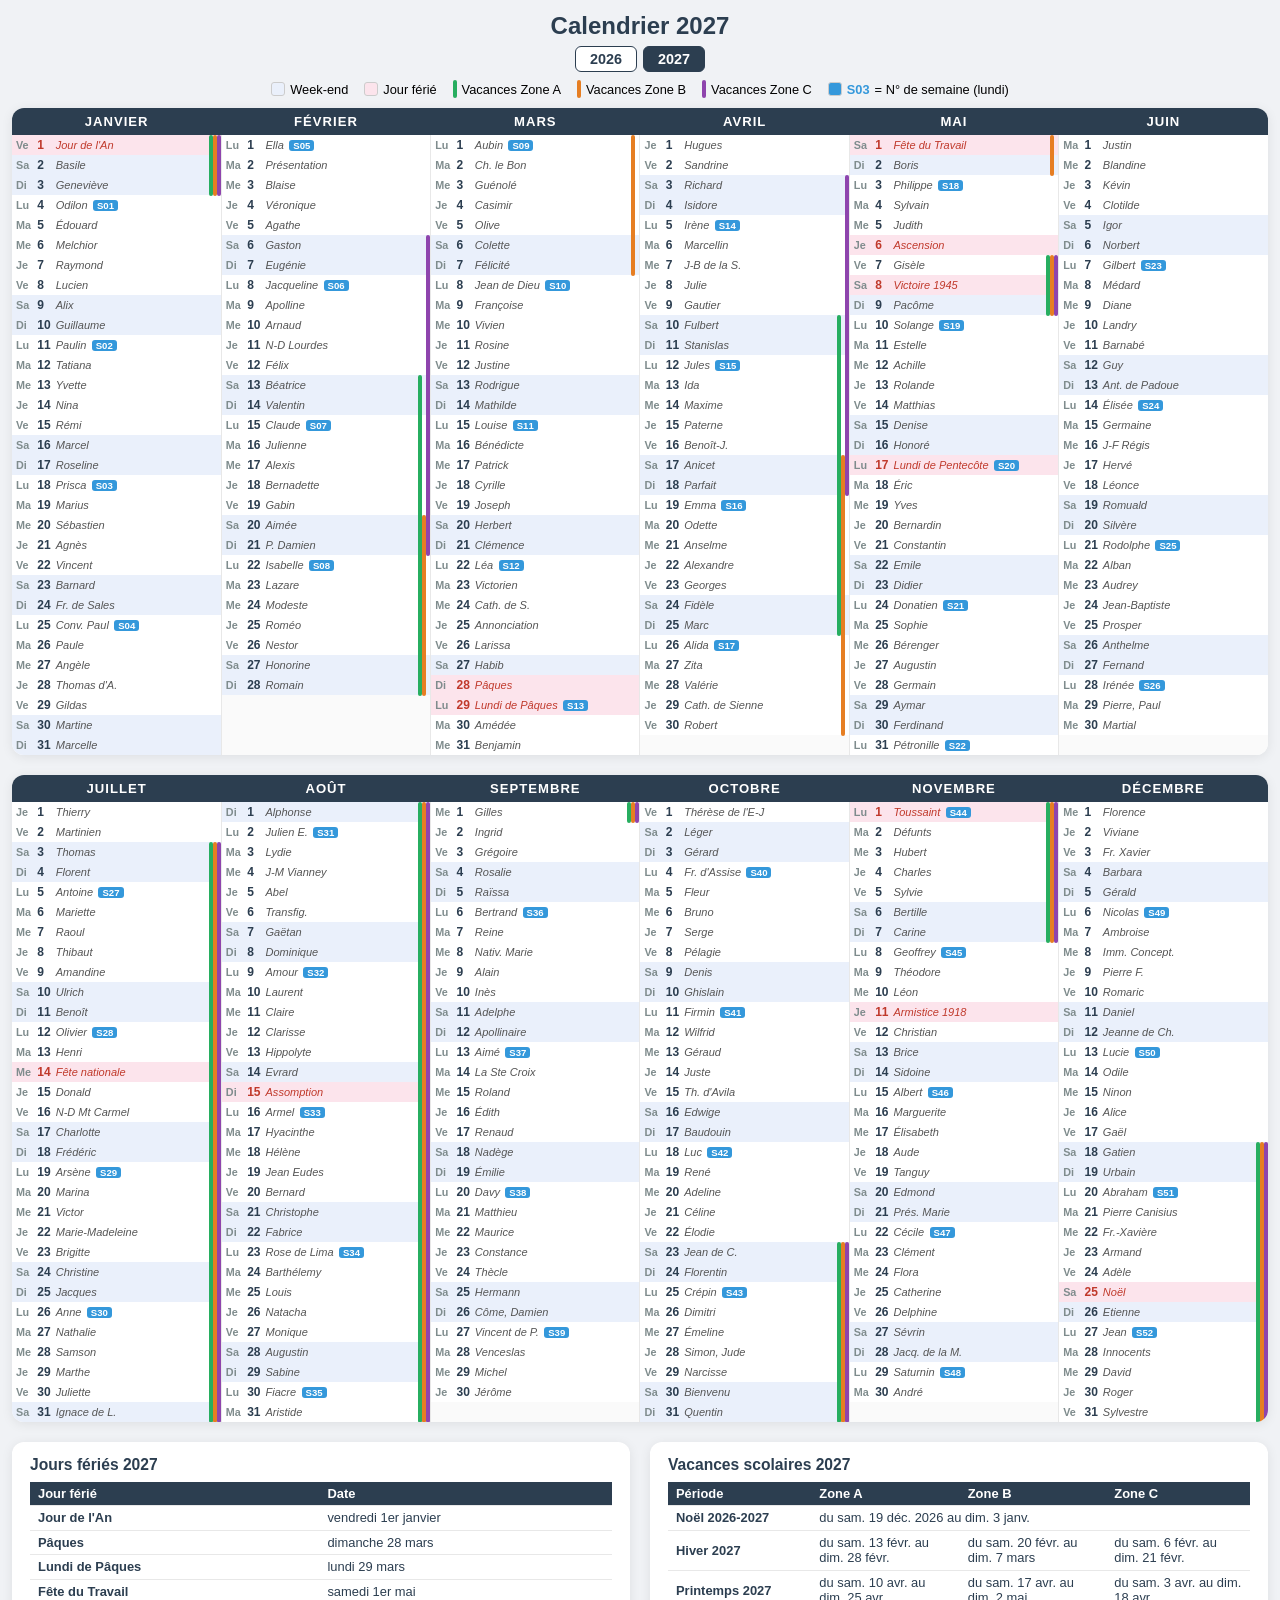
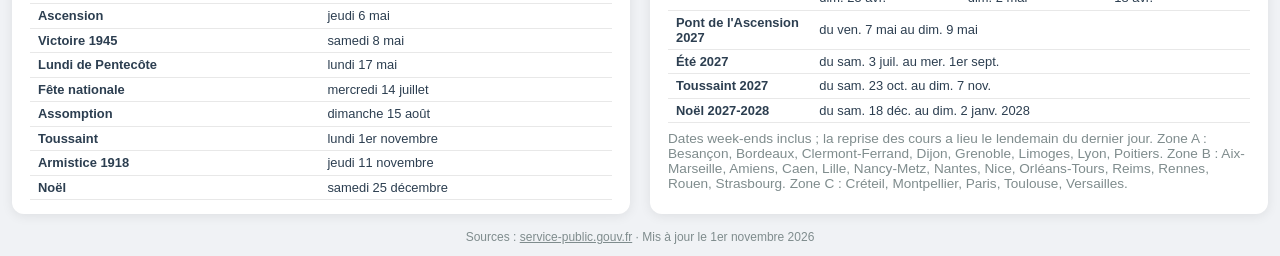
<file: public/2027/index.html>
<!DOCTYPE html>
<html lang="fr">
<head>
<meta charset="UTF-8">
<meta name="viewport" content="width=device-width, initial-scale=1.0">
<title>Calendrier 2027 : jours fériés et vacances scolaires</title>
<meta name="description" content="Calendrier 2027 gratuit avec jours fériés, vacances scolaires zones A, B et C, numéros de semaine et saints du jour. Dates officielles.">
<link rel="canonical" href="https://www.calendrier-annuel.fr/2027/">
<link rel="icon" type="image/svg+xml" href="/favicon.svg">
<meta name="theme-color" content="#2c3e50">
<meta property="og:type" content="website">
<meta property="og:site_name" content="calendrier-annuel.fr">
<meta property="og:locale" content="fr_FR">
<meta property="og:url" content="https://www.calendrier-annuel.fr/2027/">
<meta property="og:title" content="Calendrier 2027 : jours fériés et vacances scolaires">
<meta property="og:description" content="Calendrier 2027 gratuit avec jours fériés, vacances scolaires zones A, B et C, numéros de semaine et saints du jour. Dates officielles.">
<meta property="og:image" content="https://www.calendrier-annuel.fr/og-image.png">
<meta property="og:image:width" content="1200">
<meta property="og:image:height" content="630">
<meta property="og:image:alt" content="Calendrier annuel avec jours fériés et vacances scolaires">
<meta name="twitter:card" content="summary_large_image">
<meta name="twitter:title" content="Calendrier 2027 : jours fériés et vacances scolaires">
<meta name="twitter:description" content="Calendrier 2027 gratuit avec jours fériés, vacances scolaires zones A, B et C, numéros de semaine et saints du jour. Dates officielles.">
<meta name="twitter:image" content="https://www.calendrier-annuel.fr/og-image.png">
<script type="application/ld+json">
{
  "@context": "https://schema.org",
  "@type": "WebPage",
  "name": "Calendrier 2027 : jours fériés et vacances scolaires",
  "description": "Calendrier 2027 gratuit avec jours fériés, vacances scolaires zones A, B et C, numéros de semaine et saints du jour. Dates officielles.",
  "url": "https://www.calendrier-annuel.fr/2027/",
  "inLanguage": "fr",
  "dateModified": "2026-11-01",
  "isPartOf": {
    "@type": "WebSite",
    "name": "calendrier-annuel.fr",
    "url": "https://www.calendrier-annuel.fr/"
  }
}
</script>
<style>
  * { margin: 0; padding: 0; box-sizing: border-box; }
  body {
    font-family: 'Segoe UI', Tahoma, Geneva, Verdana, sans-serif;
    background: #f0f2f5;
    padding: 12px;
  }
  h1 {
    text-align: center;
    font-size: 1.5em;
    color: #2c3e50;
    margin-bottom: 6px;
  }
  .year-switch {
    display: flex;
    justify-content: center;
    gap: 6px;
    margin-bottom: 8px;
  }
  .year-switch a {
    font-size: 0.9em;
    text-decoration: none;
    font-weight: 600;
    padding: 4px 14px;
    border: 1px solid #2c3e50;
    border-radius: 6px;
    background: #fff;
    color: #2c3e50;
  }
  .year-switch a:hover { background: #eaf0fb; }
  .year-switch a[aria-current="page"] {
    background: #2c3e50;
    color: #fff;
  }
  .legend {
    display: flex;
    justify-content: center;
    gap: 16px;
    margin-bottom: 10px;
    flex-wrap: wrap;
    font-size: 0.8em;
  }
  .legend-item {
    display: flex;
    align-items: center;
    gap: 5px;
  }
  .legend-color {
    width: 14px;
    height: 14px;
    border-radius: 3px;
    border: 1px solid #ccc;
  }
  .calendar-container {
    overflow-x: auto;
    background: #fff;
    border-radius: 12px;
    box-shadow: 0 2px 12px rgba(0,0,0,0.08);
  }
  table {
    border-collapse: collapse;
    width: 100%;
    min-width: 700px;
    table-layout: fixed;
  }
  th {
    background: #2c3e50;
    color: #fff;
    padding: 6px 4px;
    font-size: 0.82em;
    text-transform: uppercase;
    letter-spacing: 1px;
    position: sticky;
    top: 0;
    z-index: 10;
  }
  td {
    padding: 2px 16px 2px 4px;
    font-size: 0.75em;
    border-right: 1px solid #e8e8e8;
    vertical-align: middle;
    height: 20px;
    line-height: 1.2;
    position: relative;
  }
  td:last-child { border-right: none; }
  .day-num {
    font-weight: 700;
    color: #2c3e50;
    display: inline-block;
    min-width: 15px;
  }
  .day-name {
    font-weight: 600;
    color: #7f8c8d;
    display: inline-block;
    min-width: 18px;
    font-size: 0.9em;
  }
  .saint {
    color: #555;
    font-style: italic;
    font-size: 0.92em;
  }
  .week-num {
    background: #3498db;
    color: #fff;
    border-radius: 3px;
    padding: 0 4px;
    font-size: 0.8em;
    font-weight: 700;
    margin-left: 2px;
  }
  /* Weekend */
  tr td.weekend {
    background: #eaf0fb;
  }
  /* Jour ferie */
  tr td.ferie {
    background: #fce4ec;
  }
  tr td.ferie .day-num,
  tr td.ferie .saint {
    color: #c0392b;
  }
  /* Zone vertical bars - absolute positioned to span full cell height */
  .zone-bars {
    position: absolute;
    right: 0;
    top: 0;
    bottom: -1px;
    display: flex;
    gap: 0px;
    z-index: 1;
  }
  .zone-bars .bar {
    width: 4px;
    flex: 1;
  }
  .bar-a { background: #27ae60; }
  .bar-b { background: #e67e22; }
  .bar-c { background: #8e44ad; }
  /* Rounded corners for first/last day of vacation */
  .bar.bar-start { border-radius: 3px 3px 0 0; }
  .bar.bar-end { border-radius: 0 0 3px 3px; }
  .bar.bar-start.bar-end { border-radius: 3px; }
  /* Pad cells that have bars so text doesn't overlap */
  /* Legend swatches */
  .legend-bar {
    display: inline-block;
    width: 4px;
    height: 18px;
    border-radius: 2px;
    vertical-align: middle;
  }
  td.empty {
    background: #fafafa;
  }
  /* Today */
  tr td.today {
    background: #1a73e8;
  }
  tr td.today .day-num,
  tr td.today .day-name,
  tr td.today .saint {
    color: #ffffff;
    font-weight: bold;
  }
  .visually-hidden {
    position: absolute;
    width: 1px;
    height: 1px;
    overflow: hidden;
    clip: rect(0 0 0 0);
    white-space: nowrap;
  }
  /* Infos textuelles sous le calendrier */
  .infos {
    display: grid;
    grid-template-columns: repeat(auto-fit, minmax(320px, 1fr));
    gap: 20px;
    margin-top: 20px;
  }
  .infos section {
    background: #fff;
    border-radius: 12px;
    box-shadow: 0 2px 12px rgba(0,0,0,0.08);
    padding: 14px 18px;
    color: #2c3e50;
    font-size: 0.85em;
    overflow-x: auto;
  }
  .infos h2 {
    font-size: 1.15em;
    margin-bottom: 8px;
  }
  .infos table {
    min-width: 0;
    table-layout: auto;
  }
  .infos th, .infos td {
    position: static;
    height: auto;
    padding: 4px 8px;
    font-size: 0.95em;
    text-align: left;
    border-right: none;
    border-bottom: 1px solid #e8e8e8;
  }
  .infos th {
    letter-spacing: 0;
    text-transform: none;
  }
  .infos tbody th {
    background: none;
    color: #2c3e50;
  }
  .infos p {
    margin-top: 8px;
    color: #7f8c8d;
  }
  footer {
    text-align: center;
    color: #7f8c8d;
    font-size: 0.75em;
    margin-top: 16px;
  }
  footer a { color: inherit; }
</style>
</head>
<body>
<header>
<h1>Calendrier 2027</h1>
<nav class="year-switch" aria-label="Choisir l'année">
  <a href="/2026/">2026</a>
  <a href="/2027/" aria-current="page">2027</a>
</nav>
<div class="legend">
  <div class="legend-item"><div class="legend-color" style="background:#eaf0fb"></div> Week-end</div>
  <div class="legend-item"><div class="legend-color" style="background:#fce4ec"></div> Jour férié</div>
  <div class="legend-item"><span class="legend-bar bar-a"></span> Vacances Zone A</div>
  <div class="legend-item"><span class="legend-bar bar-b"></span> Vacances Zone B</div>
  <div class="legend-item"><span class="legend-bar bar-c"></span> Vacances Zone C</div>
  <div class="legend-item"><div class="legend-color" style="background:#3498db"></div> <span style="color:#3498db;font-weight:700">S03</span> = N° de semaine (lundi)</div>
</div>
</header>
<main>
<div class="calendar-container">
<table>
<caption class="visually-hidden">Calendrier Janvier à juin 2027</caption>
<thead><tr><th scope="col">Janvier</th><th scope="col">Février</th><th scope="col">Mars</th><th scope="col">Avril</th><th scope="col">Mai</th><th scope="col">Juin</th></tr></thead>
<tbody>
<tr><td class="ferie" data-date="2027-01-01"><span class="zone-bars"><span class="bar bar-a bar-start"></span><span class="bar bar-b bar-start"></span><span class="bar bar-c bar-start"></span></span><span class="day-name">Ve</span> <span class="day-num">1</span> <span class="saint">Jour de l'An</span></td><td data-date="2027-02-01"><span class="zone-bars"><span class="bar"></span><span class="bar"></span><span class="bar"></span></span><span class="day-name">Lu</span> <span class="day-num">1</span> <span class="saint">Ella</span> <span class="week-num">S05</span></td><td data-date="2027-03-01"><span class="zone-bars"><span class="bar"></span><span class="bar bar-b bar-start"></span><span class="bar"></span></span><span class="day-name">Lu</span> <span class="day-num">1</span> <span class="saint">Aubin</span> <span class="week-num">S09</span></td><td data-date="2027-04-01"><span class="zone-bars"><span class="bar"></span><span class="bar"></span><span class="bar"></span></span><span class="day-name">Je</span> <span class="day-num">1</span> <span class="saint">Hugues</span></td><td class="weekend ferie" data-date="2027-05-01"><span class="zone-bars"><span class="bar"></span><span class="bar bar-b bar-start"></span><span class="bar"></span></span><span class="day-name">Sa</span> <span class="day-num">1</span> <span class="saint">Fête du Travail</span></td><td data-date="2027-06-01"><span class="zone-bars"><span class="bar"></span><span class="bar"></span><span class="bar"></span></span><span class="day-name">Ma</span> <span class="day-num">1</span> <span class="saint">Justin</span></td></tr>
<tr><td class="weekend" data-date="2027-01-02"><span class="zone-bars"><span class="bar bar-a"></span><span class="bar bar-b"></span><span class="bar bar-c"></span></span><span class="day-name">Sa</span> <span class="day-num">2</span> <span class="saint">Basile</span></td><td data-date="2027-02-02"><span class="zone-bars"><span class="bar"></span><span class="bar"></span><span class="bar"></span></span><span class="day-name">Ma</span> <span class="day-num">2</span> <span class="saint">Présentation</span></td><td data-date="2027-03-02"><span class="zone-bars"><span class="bar"></span><span class="bar bar-b"></span><span class="bar"></span></span><span class="day-name">Ma</span> <span class="day-num">2</span> <span class="saint">Ch. le Bon</span></td><td data-date="2027-04-02"><span class="zone-bars"><span class="bar"></span><span class="bar"></span><span class="bar"></span></span><span class="day-name">Ve</span> <span class="day-num">2</span> <span class="saint">Sandrine</span></td><td class="weekend" data-date="2027-05-02"><span class="zone-bars"><span class="bar"></span><span class="bar bar-b bar-end"></span><span class="bar"></span></span><span class="day-name">Di</span> <span class="day-num">2</span> <span class="saint">Boris</span></td><td data-date="2027-06-02"><span class="zone-bars"><span class="bar"></span><span class="bar"></span><span class="bar"></span></span><span class="day-name">Me</span> <span class="day-num">2</span> <span class="saint">Blandine</span></td></tr>
<tr><td class="weekend" data-date="2027-01-03"><span class="zone-bars"><span class="bar bar-a bar-end"></span><span class="bar bar-b bar-end"></span><span class="bar bar-c bar-end"></span></span><span class="day-name">Di</span> <span class="day-num">3</span> <span class="saint">Geneviève</span></td><td data-date="2027-02-03"><span class="zone-bars"><span class="bar"></span><span class="bar"></span><span class="bar"></span></span><span class="day-name">Me</span> <span class="day-num">3</span> <span class="saint">Blaise</span></td><td data-date="2027-03-03"><span class="zone-bars"><span class="bar"></span><span class="bar bar-b"></span><span class="bar"></span></span><span class="day-name">Me</span> <span class="day-num">3</span> <span class="saint">Guénolé</span></td><td class="weekend" data-date="2027-04-03"><span class="zone-bars"><span class="bar"></span><span class="bar"></span><span class="bar bar-c bar-start"></span></span><span class="day-name">Sa</span> <span class="day-num">3</span> <span class="saint">Richard</span></td><td data-date="2027-05-03"><span class="zone-bars"><span class="bar"></span><span class="bar"></span><span class="bar"></span></span><span class="day-name">Lu</span> <span class="day-num">3</span> <span class="saint">Philippe</span> <span class="week-num">S18</span></td><td data-date="2027-06-03"><span class="zone-bars"><span class="bar"></span><span class="bar"></span><span class="bar"></span></span><span class="day-name">Je</span> <span class="day-num">3</span> <span class="saint">Kévin</span></td></tr>
<tr><td data-date="2027-01-04"><span class="zone-bars"><span class="bar"></span><span class="bar"></span><span class="bar"></span></span><span class="day-name">Lu</span> <span class="day-num">4</span> <span class="saint">Odilon</span> <span class="week-num">S01</span></td><td data-date="2027-02-04"><span class="zone-bars"><span class="bar"></span><span class="bar"></span><span class="bar"></span></span><span class="day-name">Je</span> <span class="day-num">4</span> <span class="saint">Véronique</span></td><td data-date="2027-03-04"><span class="zone-bars"><span class="bar"></span><span class="bar bar-b"></span><span class="bar"></span></span><span class="day-name">Je</span> <span class="day-num">4</span> <span class="saint">Casimir</span></td><td class="weekend" data-date="2027-04-04"><span class="zone-bars"><span class="bar"></span><span class="bar"></span><span class="bar bar-c"></span></span><span class="day-name">Di</span> <span class="day-num">4</span> <span class="saint">Isidore</span></td><td data-date="2027-05-04"><span class="zone-bars"><span class="bar"></span><span class="bar"></span><span class="bar"></span></span><span class="day-name">Ma</span> <span class="day-num">4</span> <span class="saint">Sylvain</span></td><td data-date="2027-06-04"><span class="zone-bars"><span class="bar"></span><span class="bar"></span><span class="bar"></span></span><span class="day-name">Ve</span> <span class="day-num">4</span> <span class="saint">Clotilde</span></td></tr>
<tr><td data-date="2027-01-05"><span class="zone-bars"><span class="bar"></span><span class="bar"></span><span class="bar"></span></span><span class="day-name">Ma</span> <span class="day-num">5</span> <span class="saint">Édouard</span></td><td data-date="2027-02-05"><span class="zone-bars"><span class="bar"></span><span class="bar"></span><span class="bar"></span></span><span class="day-name">Ve</span> <span class="day-num">5</span> <span class="saint">Agathe</span></td><td data-date="2027-03-05"><span class="zone-bars"><span class="bar"></span><span class="bar bar-b"></span><span class="bar"></span></span><span class="day-name">Ve</span> <span class="day-num">5</span> <span class="saint">Olive</span></td><td data-date="2027-04-05"><span class="zone-bars"><span class="bar"></span><span class="bar"></span><span class="bar bar-c"></span></span><span class="day-name">Lu</span> <span class="day-num">5</span> <span class="saint">Irène</span> <span class="week-num">S14</span></td><td data-date="2027-05-05"><span class="zone-bars"><span class="bar"></span><span class="bar"></span><span class="bar"></span></span><span class="day-name">Me</span> <span class="day-num">5</span> <span class="saint">Judith</span></td><td class="weekend" data-date="2027-06-05"><span class="zone-bars"><span class="bar"></span><span class="bar"></span><span class="bar"></span></span><span class="day-name">Sa</span> <span class="day-num">5</span> <span class="saint">Igor</span></td></tr>
<tr><td data-date="2027-01-06"><span class="zone-bars"><span class="bar"></span><span class="bar"></span><span class="bar"></span></span><span class="day-name">Me</span> <span class="day-num">6</span> <span class="saint">Melchior</span></td><td class="weekend" data-date="2027-02-06"><span class="zone-bars"><span class="bar"></span><span class="bar"></span><span class="bar bar-c bar-start"></span></span><span class="day-name">Sa</span> <span class="day-num">6</span> <span class="saint">Gaston</span></td><td class="weekend" data-date="2027-03-06"><span class="zone-bars"><span class="bar"></span><span class="bar bar-b"></span><span class="bar"></span></span><span class="day-name">Sa</span> <span class="day-num">6</span> <span class="saint">Colette</span></td><td data-date="2027-04-06"><span class="zone-bars"><span class="bar"></span><span class="bar"></span><span class="bar bar-c"></span></span><span class="day-name">Ma</span> <span class="day-num">6</span> <span class="saint">Marcellin</span></td><td class="ferie" data-date="2027-05-06"><span class="zone-bars"><span class="bar"></span><span class="bar"></span><span class="bar"></span></span><span class="day-name">Je</span> <span class="day-num">6</span> <span class="saint">Ascension</span></td><td class="weekend" data-date="2027-06-06"><span class="zone-bars"><span class="bar"></span><span class="bar"></span><span class="bar"></span></span><span class="day-name">Di</span> <span class="day-num">6</span> <span class="saint">Norbert</span></td></tr>
<tr><td data-date="2027-01-07"><span class="zone-bars"><span class="bar"></span><span class="bar"></span><span class="bar"></span></span><span class="day-name">Je</span> <span class="day-num">7</span> <span class="saint">Raymond</span></td><td class="weekend" data-date="2027-02-07"><span class="zone-bars"><span class="bar"></span><span class="bar"></span><span class="bar bar-c"></span></span><span class="day-name">Di</span> <span class="day-num">7</span> <span class="saint">Eugénie</span></td><td class="weekend" data-date="2027-03-07"><span class="zone-bars"><span class="bar"></span><span class="bar bar-b bar-end"></span><span class="bar"></span></span><span class="day-name">Di</span> <span class="day-num">7</span> <span class="saint">Félicité</span></td><td data-date="2027-04-07"><span class="zone-bars"><span class="bar"></span><span class="bar"></span><span class="bar bar-c"></span></span><span class="day-name">Me</span> <span class="day-num">7</span> <span class="saint">J-B de la S.</span></td><td data-date="2027-05-07"><span class="zone-bars"><span class="bar bar-a bar-start"></span><span class="bar bar-b bar-start"></span><span class="bar bar-c bar-start"></span></span><span class="day-name">Ve</span> <span class="day-num">7</span> <span class="saint">Gisèle</span></td><td data-date="2027-06-07"><span class="zone-bars"><span class="bar"></span><span class="bar"></span><span class="bar"></span></span><span class="day-name">Lu</span> <span class="day-num">7</span> <span class="saint">Gilbert</span> <span class="week-num">S23</span></td></tr>
<tr><td data-date="2027-01-08"><span class="zone-bars"><span class="bar"></span><span class="bar"></span><span class="bar"></span></span><span class="day-name">Ve</span> <span class="day-num">8</span> <span class="saint">Lucien</span></td><td data-date="2027-02-08"><span class="zone-bars"><span class="bar"></span><span class="bar"></span><span class="bar bar-c"></span></span><span class="day-name">Lu</span> <span class="day-num">8</span> <span class="saint">Jacqueline</span> <span class="week-num">S06</span></td><td data-date="2027-03-08"><span class="zone-bars"><span class="bar"></span><span class="bar"></span><span class="bar"></span></span><span class="day-name">Lu</span> <span class="day-num">8</span> <span class="saint">Jean de Dieu</span> <span class="week-num">S10</span></td><td data-date="2027-04-08"><span class="zone-bars"><span class="bar"></span><span class="bar"></span><span class="bar bar-c"></span></span><span class="day-name">Je</span> <span class="day-num">8</span> <span class="saint">Julie</span></td><td class="weekend ferie" data-date="2027-05-08"><span class="zone-bars"><span class="bar bar-a"></span><span class="bar bar-b"></span><span class="bar bar-c"></span></span><span class="day-name">Sa</span> <span class="day-num">8</span> <span class="saint">Victoire 1945</span></td><td data-date="2027-06-08"><span class="zone-bars"><span class="bar"></span><span class="bar"></span><span class="bar"></span></span><span class="day-name">Ma</span> <span class="day-num">8</span> <span class="saint">Médard</span></td></tr>
<tr><td class="weekend" data-date="2027-01-09"><span class="zone-bars"><span class="bar"></span><span class="bar"></span><span class="bar"></span></span><span class="day-name">Sa</span> <span class="day-num">9</span> <span class="saint">Alix</span></td><td data-date="2027-02-09"><span class="zone-bars"><span class="bar"></span><span class="bar"></span><span class="bar bar-c"></span></span><span class="day-name">Ma</span> <span class="day-num">9</span> <span class="saint">Apolline</span></td><td data-date="2027-03-09"><span class="zone-bars"><span class="bar"></span><span class="bar"></span><span class="bar"></span></span><span class="day-name">Ma</span> <span class="day-num">9</span> <span class="saint">Françoise</span></td><td data-date="2027-04-09"><span class="zone-bars"><span class="bar"></span><span class="bar"></span><span class="bar bar-c"></span></span><span class="day-name">Ve</span> <span class="day-num">9</span> <span class="saint">Gautier</span></td><td class="weekend" data-date="2027-05-09"><span class="zone-bars"><span class="bar bar-a bar-end"></span><span class="bar bar-b bar-end"></span><span class="bar bar-c bar-end"></span></span><span class="day-name">Di</span> <span class="day-num">9</span> <span class="saint">Pacôme</span></td><td data-date="2027-06-09"><span class="zone-bars"><span class="bar"></span><span class="bar"></span><span class="bar"></span></span><span class="day-name">Me</span> <span class="day-num">9</span> <span class="saint">Diane</span></td></tr>
<tr><td class="weekend" data-date="2027-01-10"><span class="zone-bars"><span class="bar"></span><span class="bar"></span><span class="bar"></span></span><span class="day-name">Di</span> <span class="day-num">10</span> <span class="saint">Guillaume</span></td><td data-date="2027-02-10"><span class="zone-bars"><span class="bar"></span><span class="bar"></span><span class="bar bar-c"></span></span><span class="day-name">Me</span> <span class="day-num">10</span> <span class="saint">Arnaud</span></td><td data-date="2027-03-10"><span class="zone-bars"><span class="bar"></span><span class="bar"></span><span class="bar"></span></span><span class="day-name">Me</span> <span class="day-num">10</span> <span class="saint">Vivien</span></td><td class="weekend" data-date="2027-04-10"><span class="zone-bars"><span class="bar bar-a bar-start"></span><span class="bar"></span><span class="bar bar-c"></span></span><span class="day-name">Sa</span> <span class="day-num">10</span> <span class="saint">Fulbert</span></td><td data-date="2027-05-10"><span class="zone-bars"><span class="bar"></span><span class="bar"></span><span class="bar"></span></span><span class="day-name">Lu</span> <span class="day-num">10</span> <span class="saint">Solange</span> <span class="week-num">S19</span></td><td data-date="2027-06-10"><span class="zone-bars"><span class="bar"></span><span class="bar"></span><span class="bar"></span></span><span class="day-name">Je</span> <span class="day-num">10</span> <span class="saint">Landry</span></td></tr>
<tr><td data-date="2027-01-11"><span class="zone-bars"><span class="bar"></span><span class="bar"></span><span class="bar"></span></span><span class="day-name">Lu</span> <span class="day-num">11</span> <span class="saint">Paulin</span> <span class="week-num">S02</span></td><td data-date="2027-02-11"><span class="zone-bars"><span class="bar"></span><span class="bar"></span><span class="bar bar-c"></span></span><span class="day-name">Je</span> <span class="day-num">11</span> <span class="saint">N-D Lourdes</span></td><td data-date="2027-03-11"><span class="zone-bars"><span class="bar"></span><span class="bar"></span><span class="bar"></span></span><span class="day-name">Je</span> <span class="day-num">11</span> <span class="saint">Rosine</span></td><td class="weekend" data-date="2027-04-11"><span class="zone-bars"><span class="bar bar-a"></span><span class="bar"></span><span class="bar bar-c"></span></span><span class="day-name">Di</span> <span class="day-num">11</span> <span class="saint">Stanislas</span></td><td data-date="2027-05-11"><span class="zone-bars"><span class="bar"></span><span class="bar"></span><span class="bar"></span></span><span class="day-name">Ma</span> <span class="day-num">11</span> <span class="saint">Estelle</span></td><td data-date="2027-06-11"><span class="zone-bars"><span class="bar"></span><span class="bar"></span><span class="bar"></span></span><span class="day-name">Ve</span> <span class="day-num">11</span> <span class="saint">Barnabé</span></td></tr>
<tr><td data-date="2027-01-12"><span class="zone-bars"><span class="bar"></span><span class="bar"></span><span class="bar"></span></span><span class="day-name">Ma</span> <span class="day-num">12</span> <span class="saint">Tatiana</span></td><td data-date="2027-02-12"><span class="zone-bars"><span class="bar"></span><span class="bar"></span><span class="bar bar-c"></span></span><span class="day-name">Ve</span> <span class="day-num">12</span> <span class="saint">Félix</span></td><td data-date="2027-03-12"><span class="zone-bars"><span class="bar"></span><span class="bar"></span><span class="bar"></span></span><span class="day-name">Ve</span> <span class="day-num">12</span> <span class="saint">Justine</span></td><td data-date="2027-04-12"><span class="zone-bars"><span class="bar bar-a"></span><span class="bar"></span><span class="bar bar-c"></span></span><span class="day-name">Lu</span> <span class="day-num">12</span> <span class="saint">Jules</span> <span class="week-num">S15</span></td><td data-date="2027-05-12"><span class="zone-bars"><span class="bar"></span><span class="bar"></span><span class="bar"></span></span><span class="day-name">Me</span> <span class="day-num">12</span> <span class="saint">Achille</span></td><td class="weekend" data-date="2027-06-12"><span class="zone-bars"><span class="bar"></span><span class="bar"></span><span class="bar"></span></span><span class="day-name">Sa</span> <span class="day-num">12</span> <span class="saint">Guy</span></td></tr>
<tr><td data-date="2027-01-13"><span class="zone-bars"><span class="bar"></span><span class="bar"></span><span class="bar"></span></span><span class="day-name">Me</span> <span class="day-num">13</span> <span class="saint">Yvette</span></td><td class="weekend" data-date="2027-02-13"><span class="zone-bars"><span class="bar bar-a bar-start"></span><span class="bar"></span><span class="bar bar-c"></span></span><span class="day-name">Sa</span> <span class="day-num">13</span> <span class="saint">Béatrice</span></td><td class="weekend" data-date="2027-03-13"><span class="zone-bars"><span class="bar"></span><span class="bar"></span><span class="bar"></span></span><span class="day-name">Sa</span> <span class="day-num">13</span> <span class="saint">Rodrigue</span></td><td data-date="2027-04-13"><span class="zone-bars"><span class="bar bar-a"></span><span class="bar"></span><span class="bar bar-c"></span></span><span class="day-name">Ma</span> <span class="day-num">13</span> <span class="saint">Ida</span></td><td data-date="2027-05-13"><span class="zone-bars"><span class="bar"></span><span class="bar"></span><span class="bar"></span></span><span class="day-name">Je</span> <span class="day-num">13</span> <span class="saint">Rolande</span></td><td class="weekend" data-date="2027-06-13"><span class="zone-bars"><span class="bar"></span><span class="bar"></span><span class="bar"></span></span><span class="day-name">Di</span> <span class="day-num">13</span> <span class="saint">Ant. de Padoue</span></td></tr>
<tr><td data-date="2027-01-14"><span class="zone-bars"><span class="bar"></span><span class="bar"></span><span class="bar"></span></span><span class="day-name">Je</span> <span class="day-num">14</span> <span class="saint">Nina</span></td><td class="weekend" data-date="2027-02-14"><span class="zone-bars"><span class="bar bar-a"></span><span class="bar"></span><span class="bar bar-c"></span></span><span class="day-name">Di</span> <span class="day-num">14</span> <span class="saint">Valentin</span></td><td class="weekend" data-date="2027-03-14"><span class="zone-bars"><span class="bar"></span><span class="bar"></span><span class="bar"></span></span><span class="day-name">Di</span> <span class="day-num">14</span> <span class="saint">Mathilde</span></td><td data-date="2027-04-14"><span class="zone-bars"><span class="bar bar-a"></span><span class="bar"></span><span class="bar bar-c"></span></span><span class="day-name">Me</span> <span class="day-num">14</span> <span class="saint">Maxime</span></td><td data-date="2027-05-14"><span class="zone-bars"><span class="bar"></span><span class="bar"></span><span class="bar"></span></span><span class="day-name">Ve</span> <span class="day-num">14</span> <span class="saint">Matthias</span></td><td data-date="2027-06-14"><span class="zone-bars"><span class="bar"></span><span class="bar"></span><span class="bar"></span></span><span class="day-name">Lu</span> <span class="day-num">14</span> <span class="saint">Élisée</span> <span class="week-num">S24</span></td></tr>
<tr><td data-date="2027-01-15"><span class="zone-bars"><span class="bar"></span><span class="bar"></span><span class="bar"></span></span><span class="day-name">Ve</span> <span class="day-num">15</span> <span class="saint">Rémi</span></td><td data-date="2027-02-15"><span class="zone-bars"><span class="bar bar-a"></span><span class="bar"></span><span class="bar bar-c"></span></span><span class="day-name">Lu</span> <span class="day-num">15</span> <span class="saint">Claude</span> <span class="week-num">S07</span></td><td data-date="2027-03-15"><span class="zone-bars"><span class="bar"></span><span class="bar"></span><span class="bar"></span></span><span class="day-name">Lu</span> <span class="day-num">15</span> <span class="saint">Louise</span> <span class="week-num">S11</span></td><td data-date="2027-04-15"><span class="zone-bars"><span class="bar bar-a"></span><span class="bar"></span><span class="bar bar-c"></span></span><span class="day-name">Je</span> <span class="day-num">15</span> <span class="saint">Paterne</span></td><td class="weekend" data-date="2027-05-15"><span class="zone-bars"><span class="bar"></span><span class="bar"></span><span class="bar"></span></span><span class="day-name">Sa</span> <span class="day-num">15</span> <span class="saint">Denise</span></td><td data-date="2027-06-15"><span class="zone-bars"><span class="bar"></span><span class="bar"></span><span class="bar"></span></span><span class="day-name">Ma</span> <span class="day-num">15</span> <span class="saint">Germaine</span></td></tr>
<tr><td class="weekend" data-date="2027-01-16"><span class="zone-bars"><span class="bar"></span><span class="bar"></span><span class="bar"></span></span><span class="day-name">Sa</span> <span class="day-num">16</span> <span class="saint">Marcel</span></td><td data-date="2027-02-16"><span class="zone-bars"><span class="bar bar-a"></span><span class="bar"></span><span class="bar bar-c"></span></span><span class="day-name">Ma</span> <span class="day-num">16</span> <span class="saint">Julienne</span></td><td data-date="2027-03-16"><span class="zone-bars"><span class="bar"></span><span class="bar"></span><span class="bar"></span></span><span class="day-name">Ma</span> <span class="day-num">16</span> <span class="saint">Bénédicte</span></td><td data-date="2027-04-16"><span class="zone-bars"><span class="bar bar-a"></span><span class="bar"></span><span class="bar bar-c"></span></span><span class="day-name">Ve</span> <span class="day-num">16</span> <span class="saint">Benoît-J.</span></td><td class="weekend" data-date="2027-05-16"><span class="zone-bars"><span class="bar"></span><span class="bar"></span><span class="bar"></span></span><span class="day-name">Di</span> <span class="day-num">16</span> <span class="saint">Honoré</span></td><td data-date="2027-06-16"><span class="zone-bars"><span class="bar"></span><span class="bar"></span><span class="bar"></span></span><span class="day-name">Me</span> <span class="day-num">16</span> <span class="saint">J-F Régis</span></td></tr>
<tr><td class="weekend" data-date="2027-01-17"><span class="zone-bars"><span class="bar"></span><span class="bar"></span><span class="bar"></span></span><span class="day-name">Di</span> <span class="day-num">17</span> <span class="saint">Roseline</span></td><td data-date="2027-02-17"><span class="zone-bars"><span class="bar bar-a"></span><span class="bar"></span><span class="bar bar-c"></span></span><span class="day-name">Me</span> <span class="day-num">17</span> <span class="saint">Alexis</span></td><td data-date="2027-03-17"><span class="zone-bars"><span class="bar"></span><span class="bar"></span><span class="bar"></span></span><span class="day-name">Me</span> <span class="day-num">17</span> <span class="saint">Patrick</span></td><td class="weekend" data-date="2027-04-17"><span class="zone-bars"><span class="bar bar-a"></span><span class="bar bar-b bar-start"></span><span class="bar bar-c"></span></span><span class="day-name">Sa</span> <span class="day-num">17</span> <span class="saint">Anicet</span></td><td class="ferie" data-date="2027-05-17"><span class="zone-bars"><span class="bar"></span><span class="bar"></span><span class="bar"></span></span><span class="day-name">Lu</span> <span class="day-num">17</span> <span class="saint">Lundi de Pentecôte</span> <span class="week-num">S20</span></td><td data-date="2027-06-17"><span class="zone-bars"><span class="bar"></span><span class="bar"></span><span class="bar"></span></span><span class="day-name">Je</span> <span class="day-num">17</span> <span class="saint">Hervé</span></td></tr>
<tr><td data-date="2027-01-18"><span class="zone-bars"><span class="bar"></span><span class="bar"></span><span class="bar"></span></span><span class="day-name">Lu</span> <span class="day-num">18</span> <span class="saint">Prisca</span> <span class="week-num">S03</span></td><td data-date="2027-02-18"><span class="zone-bars"><span class="bar bar-a"></span><span class="bar"></span><span class="bar bar-c"></span></span><span class="day-name">Je</span> <span class="day-num">18</span> <span class="saint">Bernadette</span></td><td data-date="2027-03-18"><span class="zone-bars"><span class="bar"></span><span class="bar"></span><span class="bar"></span></span><span class="day-name">Je</span> <span class="day-num">18</span> <span class="saint">Cyrille</span></td><td class="weekend" data-date="2027-04-18"><span class="zone-bars"><span class="bar bar-a"></span><span class="bar bar-b"></span><span class="bar bar-c bar-end"></span></span><span class="day-name">Di</span> <span class="day-num">18</span> <span class="saint">Parfait</span></td><td data-date="2027-05-18"><span class="zone-bars"><span class="bar"></span><span class="bar"></span><span class="bar"></span></span><span class="day-name">Ma</span> <span class="day-num">18</span> <span class="saint">Éric</span></td><td data-date="2027-06-18"><span class="zone-bars"><span class="bar"></span><span class="bar"></span><span class="bar"></span></span><span class="day-name">Ve</span> <span class="day-num">18</span> <span class="saint">Léonce</span></td></tr>
<tr><td data-date="2027-01-19"><span class="zone-bars"><span class="bar"></span><span class="bar"></span><span class="bar"></span></span><span class="day-name">Ma</span> <span class="day-num">19</span> <span class="saint">Marius</span></td><td data-date="2027-02-19"><span class="zone-bars"><span class="bar bar-a"></span><span class="bar"></span><span class="bar bar-c"></span></span><span class="day-name">Ve</span> <span class="day-num">19</span> <span class="saint">Gabin</span></td><td data-date="2027-03-19"><span class="zone-bars"><span class="bar"></span><span class="bar"></span><span class="bar"></span></span><span class="day-name">Ve</span> <span class="day-num">19</span> <span class="saint">Joseph</span></td><td data-date="2027-04-19"><span class="zone-bars"><span class="bar bar-a"></span><span class="bar bar-b"></span><span class="bar"></span></span><span class="day-name">Lu</span> <span class="day-num">19</span> <span class="saint">Emma</span> <span class="week-num">S16</span></td><td data-date="2027-05-19"><span class="zone-bars"><span class="bar"></span><span class="bar"></span><span class="bar"></span></span><span class="day-name">Me</span> <span class="day-num">19</span> <span class="saint">Yves</span></td><td class="weekend" data-date="2027-06-19"><span class="zone-bars"><span class="bar"></span><span class="bar"></span><span class="bar"></span></span><span class="day-name">Sa</span> <span class="day-num">19</span> <span class="saint">Romuald</span></td></tr>
<tr><td data-date="2027-01-20"><span class="zone-bars"><span class="bar"></span><span class="bar"></span><span class="bar"></span></span><span class="day-name">Me</span> <span class="day-num">20</span> <span class="saint">Sébastien</span></td><td class="weekend" data-date="2027-02-20"><span class="zone-bars"><span class="bar bar-a"></span><span class="bar bar-b bar-start"></span><span class="bar bar-c"></span></span><span class="day-name">Sa</span> <span class="day-num">20</span> <span class="saint">Aimée</span></td><td class="weekend" data-date="2027-03-20"><span class="zone-bars"><span class="bar"></span><span class="bar"></span><span class="bar"></span></span><span class="day-name">Sa</span> <span class="day-num">20</span> <span class="saint">Herbert</span></td><td data-date="2027-04-20"><span class="zone-bars"><span class="bar bar-a"></span><span class="bar bar-b"></span><span class="bar"></span></span><span class="day-name">Ma</span> <span class="day-num">20</span> <span class="saint">Odette</span></td><td data-date="2027-05-20"><span class="zone-bars"><span class="bar"></span><span class="bar"></span><span class="bar"></span></span><span class="day-name">Je</span> <span class="day-num">20</span> <span class="saint">Bernardin</span></td><td class="weekend" data-date="2027-06-20"><span class="zone-bars"><span class="bar"></span><span class="bar"></span><span class="bar"></span></span><span class="day-name">Di</span> <span class="day-num">20</span> <span class="saint">Silvère</span></td></tr>
<tr><td data-date="2027-01-21"><span class="zone-bars"><span class="bar"></span><span class="bar"></span><span class="bar"></span></span><span class="day-name">Je</span> <span class="day-num">21</span> <span class="saint">Agnès</span></td><td class="weekend" data-date="2027-02-21"><span class="zone-bars"><span class="bar bar-a"></span><span class="bar bar-b"></span><span class="bar bar-c bar-end"></span></span><span class="day-name">Di</span> <span class="day-num">21</span> <span class="saint">P. Damien</span></td><td class="weekend" data-date="2027-03-21"><span class="zone-bars"><span class="bar"></span><span class="bar"></span><span class="bar"></span></span><span class="day-name">Di</span> <span class="day-num">21</span> <span class="saint">Clémence</span></td><td data-date="2027-04-21"><span class="zone-bars"><span class="bar bar-a"></span><span class="bar bar-b"></span><span class="bar"></span></span><span class="day-name">Me</span> <span class="day-num">21</span> <span class="saint">Anselme</span></td><td data-date="2027-05-21"><span class="zone-bars"><span class="bar"></span><span class="bar"></span><span class="bar"></span></span><span class="day-name">Ve</span> <span class="day-num">21</span> <span class="saint">Constantin</span></td><td data-date="2027-06-21"><span class="zone-bars"><span class="bar"></span><span class="bar"></span><span class="bar"></span></span><span class="day-name">Lu</span> <span class="day-num">21</span> <span class="saint">Rodolphe</span> <span class="week-num">S25</span></td></tr>
<tr><td data-date="2027-01-22"><span class="zone-bars"><span class="bar"></span><span class="bar"></span><span class="bar"></span></span><span class="day-name">Ve</span> <span class="day-num">22</span> <span class="saint">Vincent</span></td><td data-date="2027-02-22"><span class="zone-bars"><span class="bar bar-a"></span><span class="bar bar-b"></span><span class="bar"></span></span><span class="day-name">Lu</span> <span class="day-num">22</span> <span class="saint">Isabelle</span> <span class="week-num">S08</span></td><td data-date="2027-03-22"><span class="zone-bars"><span class="bar"></span><span class="bar"></span><span class="bar"></span></span><span class="day-name">Lu</span> <span class="day-num">22</span> <span class="saint">Léa</span> <span class="week-num">S12</span></td><td data-date="2027-04-22"><span class="zone-bars"><span class="bar bar-a"></span><span class="bar bar-b"></span><span class="bar"></span></span><span class="day-name">Je</span> <span class="day-num">22</span> <span class="saint">Alexandre</span></td><td class="weekend" data-date="2027-05-22"><span class="zone-bars"><span class="bar"></span><span class="bar"></span><span class="bar"></span></span><span class="day-name">Sa</span> <span class="day-num">22</span> <span class="saint">Emile</span></td><td data-date="2027-06-22"><span class="zone-bars"><span class="bar"></span><span class="bar"></span><span class="bar"></span></span><span class="day-name">Ma</span> <span class="day-num">22</span> <span class="saint">Alban</span></td></tr>
<tr><td class="weekend" data-date="2027-01-23"><span class="zone-bars"><span class="bar"></span><span class="bar"></span><span class="bar"></span></span><span class="day-name">Sa</span> <span class="day-num">23</span> <span class="saint">Barnard</span></td><td data-date="2027-02-23"><span class="zone-bars"><span class="bar bar-a"></span><span class="bar bar-b"></span><span class="bar"></span></span><span class="day-name">Ma</span> <span class="day-num">23</span> <span class="saint">Lazare</span></td><td data-date="2027-03-23"><span class="zone-bars"><span class="bar"></span><span class="bar"></span><span class="bar"></span></span><span class="day-name">Ma</span> <span class="day-num">23</span> <span class="saint">Victorien</span></td><td data-date="2027-04-23"><span class="zone-bars"><span class="bar bar-a"></span><span class="bar bar-b"></span><span class="bar"></span></span><span class="day-name">Ve</span> <span class="day-num">23</span> <span class="saint">Georges</span></td><td class="weekend" data-date="2027-05-23"><span class="zone-bars"><span class="bar"></span><span class="bar"></span><span class="bar"></span></span><span class="day-name">Di</span> <span class="day-num">23</span> <span class="saint">Didier</span></td><td data-date="2027-06-23"><span class="zone-bars"><span class="bar"></span><span class="bar"></span><span class="bar"></span></span><span class="day-name">Me</span> <span class="day-num">23</span> <span class="saint">Audrey</span></td></tr>
<tr><td class="weekend" data-date="2027-01-24"><span class="zone-bars"><span class="bar"></span><span class="bar"></span><span class="bar"></span></span><span class="day-name">Di</span> <span class="day-num">24</span> <span class="saint">Fr. de Sales</span></td><td data-date="2027-02-24"><span class="zone-bars"><span class="bar bar-a"></span><span class="bar bar-b"></span><span class="bar"></span></span><span class="day-name">Me</span> <span class="day-num">24</span> <span class="saint">Modeste</span></td><td data-date="2027-03-24"><span class="zone-bars"><span class="bar"></span><span class="bar"></span><span class="bar"></span></span><span class="day-name">Me</span> <span class="day-num">24</span> <span class="saint">Cath. de S.</span></td><td class="weekend" data-date="2027-04-24"><span class="zone-bars"><span class="bar bar-a"></span><span class="bar bar-b"></span><span class="bar"></span></span><span class="day-name">Sa</span> <span class="day-num">24</span> <span class="saint">Fidèle</span></td><td data-date="2027-05-24"><span class="zone-bars"><span class="bar"></span><span class="bar"></span><span class="bar"></span></span><span class="day-name">Lu</span> <span class="day-num">24</span> <span class="saint">Donatien</span> <span class="week-num">S21</span></td><td data-date="2027-06-24"><span class="zone-bars"><span class="bar"></span><span class="bar"></span><span class="bar"></span></span><span class="day-name">Je</span> <span class="day-num">24</span> <span class="saint">Jean-Baptiste</span></td></tr>
<tr><td data-date="2027-01-25"><span class="zone-bars"><span class="bar"></span><span class="bar"></span><span class="bar"></span></span><span class="day-name">Lu</span> <span class="day-num">25</span> <span class="saint">Conv. Paul</span> <span class="week-num">S04</span></td><td data-date="2027-02-25"><span class="zone-bars"><span class="bar bar-a"></span><span class="bar bar-b"></span><span class="bar"></span></span><span class="day-name">Je</span> <span class="day-num">25</span> <span class="saint">Roméo</span></td><td data-date="2027-03-25"><span class="zone-bars"><span class="bar"></span><span class="bar"></span><span class="bar"></span></span><span class="day-name">Je</span> <span class="day-num">25</span> <span class="saint">Annonciation</span></td><td class="weekend" data-date="2027-04-25"><span class="zone-bars"><span class="bar bar-a bar-end"></span><span class="bar bar-b"></span><span class="bar"></span></span><span class="day-name">Di</span> <span class="day-num">25</span> <span class="saint">Marc</span></td><td data-date="2027-05-25"><span class="zone-bars"><span class="bar"></span><span class="bar"></span><span class="bar"></span></span><span class="day-name">Ma</span> <span class="day-num">25</span> <span class="saint">Sophie</span></td><td data-date="2027-06-25"><span class="zone-bars"><span class="bar"></span><span class="bar"></span><span class="bar"></span></span><span class="day-name">Ve</span> <span class="day-num">25</span> <span class="saint">Prosper</span></td></tr>
<tr><td data-date="2027-01-26"><span class="zone-bars"><span class="bar"></span><span class="bar"></span><span class="bar"></span></span><span class="day-name">Ma</span> <span class="day-num">26</span> <span class="saint">Paule</span></td><td data-date="2027-02-26"><span class="zone-bars"><span class="bar bar-a"></span><span class="bar bar-b"></span><span class="bar"></span></span><span class="day-name">Ve</span> <span class="day-num">26</span> <span class="saint">Nestor</span></td><td data-date="2027-03-26"><span class="zone-bars"><span class="bar"></span><span class="bar"></span><span class="bar"></span></span><span class="day-name">Ve</span> <span class="day-num">26</span> <span class="saint">Larissa</span></td><td data-date="2027-04-26"><span class="zone-bars"><span class="bar"></span><span class="bar bar-b"></span><span class="bar"></span></span><span class="day-name">Lu</span> <span class="day-num">26</span> <span class="saint">Alida</span> <span class="week-num">S17</span></td><td data-date="2027-05-26"><span class="zone-bars"><span class="bar"></span><span class="bar"></span><span class="bar"></span></span><span class="day-name">Me</span> <span class="day-num">26</span> <span class="saint">Bérenger</span></td><td class="weekend" data-date="2027-06-26"><span class="zone-bars"><span class="bar"></span><span class="bar"></span><span class="bar"></span></span><span class="day-name">Sa</span> <span class="day-num">26</span> <span class="saint">Anthelme</span></td></tr>
<tr><td data-date="2027-01-27"><span class="zone-bars"><span class="bar"></span><span class="bar"></span><span class="bar"></span></span><span class="day-name">Me</span> <span class="day-num">27</span> <span class="saint">Angèle</span></td><td class="weekend" data-date="2027-02-27"><span class="zone-bars"><span class="bar bar-a"></span><span class="bar bar-b"></span><span class="bar"></span></span><span class="day-name">Sa</span> <span class="day-num">27</span> <span class="saint">Honorine</span></td><td class="weekend" data-date="2027-03-27"><span class="zone-bars"><span class="bar"></span><span class="bar"></span><span class="bar"></span></span><span class="day-name">Sa</span> <span class="day-num">27</span> <span class="saint">Habib</span></td><td data-date="2027-04-27"><span class="zone-bars"><span class="bar"></span><span class="bar bar-b"></span><span class="bar"></span></span><span class="day-name">Ma</span> <span class="day-num">27</span> <span class="saint">Zita</span></td><td data-date="2027-05-27"><span class="zone-bars"><span class="bar"></span><span class="bar"></span><span class="bar"></span></span><span class="day-name">Je</span> <span class="day-num">27</span> <span class="saint">Augustin</span></td><td class="weekend" data-date="2027-06-27"><span class="zone-bars"><span class="bar"></span><span class="bar"></span><span class="bar"></span></span><span class="day-name">Di</span> <span class="day-num">27</span> <span class="saint">Fernand</span></td></tr>
<tr><td data-date="2027-01-28"><span class="zone-bars"><span class="bar"></span><span class="bar"></span><span class="bar"></span></span><span class="day-name">Je</span> <span class="day-num">28</span> <span class="saint">Thomas d'A.</span></td><td class="weekend" data-date="2027-02-28"><span class="zone-bars"><span class="bar bar-a bar-end"></span><span class="bar bar-b bar-end"></span><span class="bar"></span></span><span class="day-name">Di</span> <span class="day-num">28</span> <span class="saint">Romain</span></td><td class="weekend ferie" data-date="2027-03-28"><span class="zone-bars"><span class="bar"></span><span class="bar"></span><span class="bar"></span></span><span class="day-name">Di</span> <span class="day-num">28</span> <span class="saint">Pâques</span></td><td data-date="2027-04-28"><span class="zone-bars"><span class="bar"></span><span class="bar bar-b"></span><span class="bar"></span></span><span class="day-name">Me</span> <span class="day-num">28</span> <span class="saint">Valérie</span></td><td data-date="2027-05-28"><span class="zone-bars"><span class="bar"></span><span class="bar"></span><span class="bar"></span></span><span class="day-name">Ve</span> <span class="day-num">28</span> <span class="saint">Germain</span></td><td data-date="2027-06-28"><span class="zone-bars"><span class="bar"></span><span class="bar"></span><span class="bar"></span></span><span class="day-name">Lu</span> <span class="day-num">28</span> <span class="saint">Irénée</span> <span class="week-num">S26</span></td></tr>
<tr><td data-date="2027-01-29"><span class="zone-bars"><span class="bar"></span><span class="bar"></span><span class="bar"></span></span><span class="day-name">Ve</span> <span class="day-num">29</span> <span class="saint">Gildas</span></td><td class="empty"></td><td class="ferie" data-date="2027-03-29"><span class="zone-bars"><span class="bar"></span><span class="bar"></span><span class="bar"></span></span><span class="day-name">Lu</span> <span class="day-num">29</span> <span class="saint">Lundi de Pâques</span> <span class="week-num">S13</span></td><td data-date="2027-04-29"><span class="zone-bars"><span class="bar"></span><span class="bar bar-b"></span><span class="bar"></span></span><span class="day-name">Je</span> <span class="day-num">29</span> <span class="saint">Cath. de Sienne</span></td><td class="weekend" data-date="2027-05-29"><span class="zone-bars"><span class="bar"></span><span class="bar"></span><span class="bar"></span></span><span class="day-name">Sa</span> <span class="day-num">29</span> <span class="saint">Aymar</span></td><td data-date="2027-06-29"><span class="zone-bars"><span class="bar"></span><span class="bar"></span><span class="bar"></span></span><span class="day-name">Ma</span> <span class="day-num">29</span> <span class="saint">Pierre, Paul</span></td></tr>
<tr><td class="weekend" data-date="2027-01-30"><span class="zone-bars"><span class="bar"></span><span class="bar"></span><span class="bar"></span></span><span class="day-name">Sa</span> <span class="day-num">30</span> <span class="saint">Martine</span></td><td class="empty"></td><td data-date="2027-03-30"><span class="zone-bars"><span class="bar"></span><span class="bar"></span><span class="bar"></span></span><span class="day-name">Ma</span> <span class="day-num">30</span> <span class="saint">Amédée</span></td><td data-date="2027-04-30"><span class="zone-bars"><span class="bar"></span><span class="bar bar-b bar-end"></span><span class="bar"></span></span><span class="day-name">Ve</span> <span class="day-num">30</span> <span class="saint">Robert</span></td><td class="weekend" data-date="2027-05-30"><span class="zone-bars"><span class="bar"></span><span class="bar"></span><span class="bar"></span></span><span class="day-name">Di</span> <span class="day-num">30</span> <span class="saint">Ferdinand</span></td><td data-date="2027-06-30"><span class="zone-bars"><span class="bar"></span><span class="bar"></span><span class="bar"></span></span><span class="day-name">Me</span> <span class="day-num">30</span> <span class="saint">Martial</span></td></tr>
<tr><td class="weekend" data-date="2027-01-31"><span class="zone-bars"><span class="bar"></span><span class="bar"></span><span class="bar"></span></span><span class="day-name">Di</span> <span class="day-num">31</span> <span class="saint">Marcelle</span></td><td class="empty"></td><td data-date="2027-03-31"><span class="zone-bars"><span class="bar"></span><span class="bar"></span><span class="bar"></span></span><span class="day-name">Me</span> <span class="day-num">31</span> <span class="saint">Benjamin</span></td><td class="empty"></td><td data-date="2027-05-31"><span class="zone-bars"><span class="bar"></span><span class="bar"></span><span class="bar"></span></span><span class="day-name">Lu</span> <span class="day-num">31</span> <span class="saint">Pétronille</span> <span class="week-num">S22</span></td><td class="empty"></td></tr>
</tbody>
</table>
</div>
<div class="calendar-container" style="margin-top: 20px;">
<table>
<caption class="visually-hidden">Calendrier Juillet à décembre 2027</caption>
<thead><tr><th scope="col">Juillet</th><th scope="col">Août</th><th scope="col">Septembre</th><th scope="col">Octobre</th><th scope="col">Novembre</th><th scope="col">Décembre</th></tr></thead>
<tbody>
<tr><td data-date="2027-07-01"><span class="zone-bars"><span class="bar"></span><span class="bar"></span><span class="bar"></span></span><span class="day-name">Je</span> <span class="day-num">1</span> <span class="saint">Thierry</span></td><td class="weekend" data-date="2027-08-01"><span class="zone-bars"><span class="bar bar-a bar-start"></span><span class="bar bar-b bar-start"></span><span class="bar bar-c bar-start"></span></span><span class="day-name">Di</span> <span class="day-num">1</span> <span class="saint">Alphonse</span></td><td data-date="2027-09-01"><span class="zone-bars"><span class="bar bar-a bar-start bar-end"></span><span class="bar bar-b bar-start bar-end"></span><span class="bar bar-c bar-start bar-end"></span></span><span class="day-name">Me</span> <span class="day-num">1</span> <span class="saint">Gilles</span></td><td data-date="2027-10-01"><span class="zone-bars"><span class="bar"></span><span class="bar"></span><span class="bar"></span></span><span class="day-name">Ve</span> <span class="day-num">1</span> <span class="saint">Thérèse de l'E-J</span></td><td class="ferie" data-date="2027-11-01"><span class="zone-bars"><span class="bar bar-a bar-start"></span><span class="bar bar-b bar-start"></span><span class="bar bar-c bar-start"></span></span><span class="day-name">Lu</span> <span class="day-num">1</span> <span class="saint">Toussaint</span> <span class="week-num">S44</span></td><td data-date="2027-12-01"><span class="zone-bars"><span class="bar"></span><span class="bar"></span><span class="bar"></span></span><span class="day-name">Me</span> <span class="day-num">1</span> <span class="saint">Florence</span></td></tr>
<tr><td data-date="2027-07-02"><span class="zone-bars"><span class="bar"></span><span class="bar"></span><span class="bar"></span></span><span class="day-name">Ve</span> <span class="day-num">2</span> <span class="saint">Martinien</span></td><td data-date="2027-08-02"><span class="zone-bars"><span class="bar bar-a"></span><span class="bar bar-b"></span><span class="bar bar-c"></span></span><span class="day-name">Lu</span> <span class="day-num">2</span> <span class="saint">Julien E.</span> <span class="week-num">S31</span></td><td data-date="2027-09-02"><span class="zone-bars"><span class="bar"></span><span class="bar"></span><span class="bar"></span></span><span class="day-name">Je</span> <span class="day-num">2</span> <span class="saint">Ingrid</span></td><td class="weekend" data-date="2027-10-02"><span class="zone-bars"><span class="bar"></span><span class="bar"></span><span class="bar"></span></span><span class="day-name">Sa</span> <span class="day-num">2</span> <span class="saint">Léger</span></td><td data-date="2027-11-02"><span class="zone-bars"><span class="bar bar-a"></span><span class="bar bar-b"></span><span class="bar bar-c"></span></span><span class="day-name">Ma</span> <span class="day-num">2</span> <span class="saint">Défunts</span></td><td data-date="2027-12-02"><span class="zone-bars"><span class="bar"></span><span class="bar"></span><span class="bar"></span></span><span class="day-name">Je</span> <span class="day-num">2</span> <span class="saint">Viviane</span></td></tr>
<tr><td class="weekend" data-date="2027-07-03"><span class="zone-bars"><span class="bar bar-a bar-start"></span><span class="bar bar-b bar-start"></span><span class="bar bar-c bar-start"></span></span><span class="day-name">Sa</span> <span class="day-num">3</span> <span class="saint">Thomas</span></td><td data-date="2027-08-03"><span class="zone-bars"><span class="bar bar-a"></span><span class="bar bar-b"></span><span class="bar bar-c"></span></span><span class="day-name">Ma</span> <span class="day-num">3</span> <span class="saint">Lydie</span></td><td data-date="2027-09-03"><span class="zone-bars"><span class="bar"></span><span class="bar"></span><span class="bar"></span></span><span class="day-name">Ve</span> <span class="day-num">3</span> <span class="saint">Grégoire</span></td><td class="weekend" data-date="2027-10-03"><span class="zone-bars"><span class="bar"></span><span class="bar"></span><span class="bar"></span></span><span class="day-name">Di</span> <span class="day-num">3</span> <span class="saint">Gérard</span></td><td data-date="2027-11-03"><span class="zone-bars"><span class="bar bar-a"></span><span class="bar bar-b"></span><span class="bar bar-c"></span></span><span class="day-name">Me</span> <span class="day-num">3</span> <span class="saint">Hubert</span></td><td data-date="2027-12-03"><span class="zone-bars"><span class="bar"></span><span class="bar"></span><span class="bar"></span></span><span class="day-name">Ve</span> <span class="day-num">3</span> <span class="saint">Fr. Xavier</span></td></tr>
<tr><td class="weekend" data-date="2027-07-04"><span class="zone-bars"><span class="bar bar-a"></span><span class="bar bar-b"></span><span class="bar bar-c"></span></span><span class="day-name">Di</span> <span class="day-num">4</span> <span class="saint">Florent</span></td><td data-date="2027-08-04"><span class="zone-bars"><span class="bar bar-a"></span><span class="bar bar-b"></span><span class="bar bar-c"></span></span><span class="day-name">Me</span> <span class="day-num">4</span> <span class="saint">J-M Vianney</span></td><td class="weekend" data-date="2027-09-04"><span class="zone-bars"><span class="bar"></span><span class="bar"></span><span class="bar"></span></span><span class="day-name">Sa</span> <span class="day-num">4</span> <span class="saint">Rosalie</span></td><td data-date="2027-10-04"><span class="zone-bars"><span class="bar"></span><span class="bar"></span><span class="bar"></span></span><span class="day-name">Lu</span> <span class="day-num">4</span> <span class="saint">Fr. d'Assise</span> <span class="week-num">S40</span></td><td data-date="2027-11-04"><span class="zone-bars"><span class="bar bar-a"></span><span class="bar bar-b"></span><span class="bar bar-c"></span></span><span class="day-name">Je</span> <span class="day-num">4</span> <span class="saint">Charles</span></td><td class="weekend" data-date="2027-12-04"><span class="zone-bars"><span class="bar"></span><span class="bar"></span><span class="bar"></span></span><span class="day-name">Sa</span> <span class="day-num">4</span> <span class="saint">Barbara</span></td></tr>
<tr><td data-date="2027-07-05"><span class="zone-bars"><span class="bar bar-a"></span><span class="bar bar-b"></span><span class="bar bar-c"></span></span><span class="day-name">Lu</span> <span class="day-num">5</span> <span class="saint">Antoine</span> <span class="week-num">S27</span></td><td data-date="2027-08-05"><span class="zone-bars"><span class="bar bar-a"></span><span class="bar bar-b"></span><span class="bar bar-c"></span></span><span class="day-name">Je</span> <span class="day-num">5</span> <span class="saint">Abel</span></td><td class="weekend" data-date="2027-09-05"><span class="zone-bars"><span class="bar"></span><span class="bar"></span><span class="bar"></span></span><span class="day-name">Di</span> <span class="day-num">5</span> <span class="saint">Raïssa</span></td><td data-date="2027-10-05"><span class="zone-bars"><span class="bar"></span><span class="bar"></span><span class="bar"></span></span><span class="day-name">Ma</span> <span class="day-num">5</span> <span class="saint">Fleur</span></td><td data-date="2027-11-05"><span class="zone-bars"><span class="bar bar-a"></span><span class="bar bar-b"></span><span class="bar bar-c"></span></span><span class="day-name">Ve</span> <span class="day-num">5</span> <span class="saint">Sylvie</span></td><td class="weekend" data-date="2027-12-05"><span class="zone-bars"><span class="bar"></span><span class="bar"></span><span class="bar"></span></span><span class="day-name">Di</span> <span class="day-num">5</span> <span class="saint">Gérald</span></td></tr>
<tr><td data-date="2027-07-06"><span class="zone-bars"><span class="bar bar-a"></span><span class="bar bar-b"></span><span class="bar bar-c"></span></span><span class="day-name">Ma</span> <span class="day-num">6</span> <span class="saint">Mariette</span></td><td data-date="2027-08-06"><span class="zone-bars"><span class="bar bar-a"></span><span class="bar bar-b"></span><span class="bar bar-c"></span></span><span class="day-name">Ve</span> <span class="day-num">6</span> <span class="saint">Transfig.</span></td><td data-date="2027-09-06"><span class="zone-bars"><span class="bar"></span><span class="bar"></span><span class="bar"></span></span><span class="day-name">Lu</span> <span class="day-num">6</span> <span class="saint">Bertrand</span> <span class="week-num">S36</span></td><td data-date="2027-10-06"><span class="zone-bars"><span class="bar"></span><span class="bar"></span><span class="bar"></span></span><span class="day-name">Me</span> <span class="day-num">6</span> <span class="saint">Bruno</span></td><td class="weekend" data-date="2027-11-06"><span class="zone-bars"><span class="bar bar-a"></span><span class="bar bar-b"></span><span class="bar bar-c"></span></span><span class="day-name">Sa</span> <span class="day-num">6</span> <span class="saint">Bertille</span></td><td data-date="2027-12-06"><span class="zone-bars"><span class="bar"></span><span class="bar"></span><span class="bar"></span></span><span class="day-name">Lu</span> <span class="day-num">6</span> <span class="saint">Nicolas</span> <span class="week-num">S49</span></td></tr>
<tr><td data-date="2027-07-07"><span class="zone-bars"><span class="bar bar-a"></span><span class="bar bar-b"></span><span class="bar bar-c"></span></span><span class="day-name">Me</span> <span class="day-num">7</span> <span class="saint">Raoul</span></td><td class="weekend" data-date="2027-08-07"><span class="zone-bars"><span class="bar bar-a"></span><span class="bar bar-b"></span><span class="bar bar-c"></span></span><span class="day-name">Sa</span> <span class="day-num">7</span> <span class="saint">Gaëtan</span></td><td data-date="2027-09-07"><span class="zone-bars"><span class="bar"></span><span class="bar"></span><span class="bar"></span></span><span class="day-name">Ma</span> <span class="day-num">7</span> <span class="saint">Reine</span></td><td data-date="2027-10-07"><span class="zone-bars"><span class="bar"></span><span class="bar"></span><span class="bar"></span></span><span class="day-name">Je</span> <span class="day-num">7</span> <span class="saint">Serge</span></td><td class="weekend" data-date="2027-11-07"><span class="zone-bars"><span class="bar bar-a bar-end"></span><span class="bar bar-b bar-end"></span><span class="bar bar-c bar-end"></span></span><span class="day-name">Di</span> <span class="day-num">7</span> <span class="saint">Carine</span></td><td data-date="2027-12-07"><span class="zone-bars"><span class="bar"></span><span class="bar"></span><span class="bar"></span></span><span class="day-name">Ma</span> <span class="day-num">7</span> <span class="saint">Ambroise</span></td></tr>
<tr><td data-date="2027-07-08"><span class="zone-bars"><span class="bar bar-a"></span><span class="bar bar-b"></span><span class="bar bar-c"></span></span><span class="day-name">Je</span> <span class="day-num">8</span> <span class="saint">Thibaut</span></td><td class="weekend" data-date="2027-08-08"><span class="zone-bars"><span class="bar bar-a"></span><span class="bar bar-b"></span><span class="bar bar-c"></span></span><span class="day-name">Di</span> <span class="day-num">8</span> <span class="saint">Dominique</span></td><td data-date="2027-09-08"><span class="zone-bars"><span class="bar"></span><span class="bar"></span><span class="bar"></span></span><span class="day-name">Me</span> <span class="day-num">8</span> <span class="saint">Nativ. Marie</span></td><td data-date="2027-10-08"><span class="zone-bars"><span class="bar"></span><span class="bar"></span><span class="bar"></span></span><span class="day-name">Ve</span> <span class="day-num">8</span> <span class="saint">Pélagie</span></td><td data-date="2027-11-08"><span class="zone-bars"><span class="bar"></span><span class="bar"></span><span class="bar"></span></span><span class="day-name">Lu</span> <span class="day-num">8</span> <span class="saint">Geoffrey</span> <span class="week-num">S45</span></td><td data-date="2027-12-08"><span class="zone-bars"><span class="bar"></span><span class="bar"></span><span class="bar"></span></span><span class="day-name">Me</span> <span class="day-num">8</span> <span class="saint">Imm. Concept.</span></td></tr>
<tr><td data-date="2027-07-09"><span class="zone-bars"><span class="bar bar-a"></span><span class="bar bar-b"></span><span class="bar bar-c"></span></span><span class="day-name">Ve</span> <span class="day-num">9</span> <span class="saint">Amandine</span></td><td data-date="2027-08-09"><span class="zone-bars"><span class="bar bar-a"></span><span class="bar bar-b"></span><span class="bar bar-c"></span></span><span class="day-name">Lu</span> <span class="day-num">9</span> <span class="saint">Amour</span> <span class="week-num">S32</span></td><td data-date="2027-09-09"><span class="zone-bars"><span class="bar"></span><span class="bar"></span><span class="bar"></span></span><span class="day-name">Je</span> <span class="day-num">9</span> <span class="saint">Alain</span></td><td class="weekend" data-date="2027-10-09"><span class="zone-bars"><span class="bar"></span><span class="bar"></span><span class="bar"></span></span><span class="day-name">Sa</span> <span class="day-num">9</span> <span class="saint">Denis</span></td><td data-date="2027-11-09"><span class="zone-bars"><span class="bar"></span><span class="bar"></span><span class="bar"></span></span><span class="day-name">Ma</span> <span class="day-num">9</span> <span class="saint">Théodore</span></td><td data-date="2027-12-09"><span class="zone-bars"><span class="bar"></span><span class="bar"></span><span class="bar"></span></span><span class="day-name">Je</span> <span class="day-num">9</span> <span class="saint">Pierre F.</span></td></tr>
<tr><td class="weekend" data-date="2027-07-10"><span class="zone-bars"><span class="bar bar-a"></span><span class="bar bar-b"></span><span class="bar bar-c"></span></span><span class="day-name">Sa</span> <span class="day-num">10</span> <span class="saint">Ulrich</span></td><td data-date="2027-08-10"><span class="zone-bars"><span class="bar bar-a"></span><span class="bar bar-b"></span><span class="bar bar-c"></span></span><span class="day-name">Ma</span> <span class="day-num">10</span> <span class="saint">Laurent</span></td><td data-date="2027-09-10"><span class="zone-bars"><span class="bar"></span><span class="bar"></span><span class="bar"></span></span><span class="day-name">Ve</span> <span class="day-num">10</span> <span class="saint">Inès</span></td><td class="weekend" data-date="2027-10-10"><span class="zone-bars"><span class="bar"></span><span class="bar"></span><span class="bar"></span></span><span class="day-name">Di</span> <span class="day-num">10</span> <span class="saint">Ghislain</span></td><td data-date="2027-11-10"><span class="zone-bars"><span class="bar"></span><span class="bar"></span><span class="bar"></span></span><span class="day-name">Me</span> <span class="day-num">10</span> <span class="saint">Léon</span></td><td data-date="2027-12-10"><span class="zone-bars"><span class="bar"></span><span class="bar"></span><span class="bar"></span></span><span class="day-name">Ve</span> <span class="day-num">10</span> <span class="saint">Romaric</span></td></tr>
<tr><td class="weekend" data-date="2027-07-11"><span class="zone-bars"><span class="bar bar-a"></span><span class="bar bar-b"></span><span class="bar bar-c"></span></span><span class="day-name">Di</span> <span class="day-num">11</span> <span class="saint">Benoît</span></td><td data-date="2027-08-11"><span class="zone-bars"><span class="bar bar-a"></span><span class="bar bar-b"></span><span class="bar bar-c"></span></span><span class="day-name">Me</span> <span class="day-num">11</span> <span class="saint">Claire</span></td><td class="weekend" data-date="2027-09-11"><span class="zone-bars"><span class="bar"></span><span class="bar"></span><span class="bar"></span></span><span class="day-name">Sa</span> <span class="day-num">11</span> <span class="saint">Adelphe</span></td><td data-date="2027-10-11"><span class="zone-bars"><span class="bar"></span><span class="bar"></span><span class="bar"></span></span><span class="day-name">Lu</span> <span class="day-num">11</span> <span class="saint">Firmin</span> <span class="week-num">S41</span></td><td class="ferie" data-date="2027-11-11"><span class="zone-bars"><span class="bar"></span><span class="bar"></span><span class="bar"></span></span><span class="day-name">Je</span> <span class="day-num">11</span> <span class="saint">Armistice 1918</span></td><td class="weekend" data-date="2027-12-11"><span class="zone-bars"><span class="bar"></span><span class="bar"></span><span class="bar"></span></span><span class="day-name">Sa</span> <span class="day-num">11</span> <span class="saint">Daniel</span></td></tr>
<tr><td data-date="2027-07-12"><span class="zone-bars"><span class="bar bar-a"></span><span class="bar bar-b"></span><span class="bar bar-c"></span></span><span class="day-name">Lu</span> <span class="day-num">12</span> <span class="saint">Olivier</span> <span class="week-num">S28</span></td><td data-date="2027-08-12"><span class="zone-bars"><span class="bar bar-a"></span><span class="bar bar-b"></span><span class="bar bar-c"></span></span><span class="day-name">Je</span> <span class="day-num">12</span> <span class="saint">Clarisse</span></td><td class="weekend" data-date="2027-09-12"><span class="zone-bars"><span class="bar"></span><span class="bar"></span><span class="bar"></span></span><span class="day-name">Di</span> <span class="day-num">12</span> <span class="saint">Apollinaire</span></td><td data-date="2027-10-12"><span class="zone-bars"><span class="bar"></span><span class="bar"></span><span class="bar"></span></span><span class="day-name">Ma</span> <span class="day-num">12</span> <span class="saint">Wilfrid</span></td><td data-date="2027-11-12"><span class="zone-bars"><span class="bar"></span><span class="bar"></span><span class="bar"></span></span><span class="day-name">Ve</span> <span class="day-num">12</span> <span class="saint">Christian</span></td><td class="weekend" data-date="2027-12-12"><span class="zone-bars"><span class="bar"></span><span class="bar"></span><span class="bar"></span></span><span class="day-name">Di</span> <span class="day-num">12</span> <span class="saint">Jeanne de Ch.</span></td></tr>
<tr><td data-date="2027-07-13"><span class="zone-bars"><span class="bar bar-a"></span><span class="bar bar-b"></span><span class="bar bar-c"></span></span><span class="day-name">Ma</span> <span class="day-num">13</span> <span class="saint">Henri</span></td><td data-date="2027-08-13"><span class="zone-bars"><span class="bar bar-a"></span><span class="bar bar-b"></span><span class="bar bar-c"></span></span><span class="day-name">Ve</span> <span class="day-num">13</span> <span class="saint">Hippolyte</span></td><td data-date="2027-09-13"><span class="zone-bars"><span class="bar"></span><span class="bar"></span><span class="bar"></span></span><span class="day-name">Lu</span> <span class="day-num">13</span> <span class="saint">Aimé</span> <span class="week-num">S37</span></td><td data-date="2027-10-13"><span class="zone-bars"><span class="bar"></span><span class="bar"></span><span class="bar"></span></span><span class="day-name">Me</span> <span class="day-num">13</span> <span class="saint">Géraud</span></td><td class="weekend" data-date="2027-11-13"><span class="zone-bars"><span class="bar"></span><span class="bar"></span><span class="bar"></span></span><span class="day-name">Sa</span> <span class="day-num">13</span> <span class="saint">Brice</span></td><td data-date="2027-12-13"><span class="zone-bars"><span class="bar"></span><span class="bar"></span><span class="bar"></span></span><span class="day-name">Lu</span> <span class="day-num">13</span> <span class="saint">Lucie</span> <span class="week-num">S50</span></td></tr>
<tr><td class="ferie" data-date="2027-07-14"><span class="zone-bars"><span class="bar bar-a"></span><span class="bar bar-b"></span><span class="bar bar-c"></span></span><span class="day-name">Me</span> <span class="day-num">14</span> <span class="saint">Fête nationale</span></td><td class="weekend" data-date="2027-08-14"><span class="zone-bars"><span class="bar bar-a"></span><span class="bar bar-b"></span><span class="bar bar-c"></span></span><span class="day-name">Sa</span> <span class="day-num">14</span> <span class="saint">Evrard</span></td><td data-date="2027-09-14"><span class="zone-bars"><span class="bar"></span><span class="bar"></span><span class="bar"></span></span><span class="day-name">Ma</span> <span class="day-num">14</span> <span class="saint">La Ste Croix</span></td><td data-date="2027-10-14"><span class="zone-bars"><span class="bar"></span><span class="bar"></span><span class="bar"></span></span><span class="day-name">Je</span> <span class="day-num">14</span> <span class="saint">Juste</span></td><td class="weekend" data-date="2027-11-14"><span class="zone-bars"><span class="bar"></span><span class="bar"></span><span class="bar"></span></span><span class="day-name">Di</span> <span class="day-num">14</span> <span class="saint">Sidoine</span></td><td data-date="2027-12-14"><span class="zone-bars"><span class="bar"></span><span class="bar"></span><span class="bar"></span></span><span class="day-name">Ma</span> <span class="day-num">14</span> <span class="saint">Odile</span></td></tr>
<tr><td data-date="2027-07-15"><span class="zone-bars"><span class="bar bar-a"></span><span class="bar bar-b"></span><span class="bar bar-c"></span></span><span class="day-name">Je</span> <span class="day-num">15</span> <span class="saint">Donald</span></td><td class="weekend ferie" data-date="2027-08-15"><span class="zone-bars"><span class="bar bar-a"></span><span class="bar bar-b"></span><span class="bar bar-c"></span></span><span class="day-name">Di</span> <span class="day-num">15</span> <span class="saint">Assomption</span></td><td data-date="2027-09-15"><span class="zone-bars"><span class="bar"></span><span class="bar"></span><span class="bar"></span></span><span class="day-name">Me</span> <span class="day-num">15</span> <span class="saint">Roland</span></td><td data-date="2027-10-15"><span class="zone-bars"><span class="bar"></span><span class="bar"></span><span class="bar"></span></span><span class="day-name">Ve</span> <span class="day-num">15</span> <span class="saint">Th. d'Avila</span></td><td data-date="2027-11-15"><span class="zone-bars"><span class="bar"></span><span class="bar"></span><span class="bar"></span></span><span class="day-name">Lu</span> <span class="day-num">15</span> <span class="saint">Albert</span> <span class="week-num">S46</span></td><td data-date="2027-12-15"><span class="zone-bars"><span class="bar"></span><span class="bar"></span><span class="bar"></span></span><span class="day-name">Me</span> <span class="day-num">15</span> <span class="saint">Ninon</span></td></tr>
<tr><td data-date="2027-07-16"><span class="zone-bars"><span class="bar bar-a"></span><span class="bar bar-b"></span><span class="bar bar-c"></span></span><span class="day-name">Ve</span> <span class="day-num">16</span> <span class="saint">N-D Mt Carmel</span></td><td data-date="2027-08-16"><span class="zone-bars"><span class="bar bar-a"></span><span class="bar bar-b"></span><span class="bar bar-c"></span></span><span class="day-name">Lu</span> <span class="day-num">16</span> <span class="saint">Armel</span> <span class="week-num">S33</span></td><td data-date="2027-09-16"><span class="zone-bars"><span class="bar"></span><span class="bar"></span><span class="bar"></span></span><span class="day-name">Je</span> <span class="day-num">16</span> <span class="saint">Édith</span></td><td class="weekend" data-date="2027-10-16"><span class="zone-bars"><span class="bar"></span><span class="bar"></span><span class="bar"></span></span><span class="day-name">Sa</span> <span class="day-num">16</span> <span class="saint">Edwige</span></td><td data-date="2027-11-16"><span class="zone-bars"><span class="bar"></span><span class="bar"></span><span class="bar"></span></span><span class="day-name">Ma</span> <span class="day-num">16</span> <span class="saint">Marguerite</span></td><td data-date="2027-12-16"><span class="zone-bars"><span class="bar"></span><span class="bar"></span><span class="bar"></span></span><span class="day-name">Je</span> <span class="day-num">16</span> <span class="saint">Alice</span></td></tr>
<tr><td class="weekend" data-date="2027-07-17"><span class="zone-bars"><span class="bar bar-a"></span><span class="bar bar-b"></span><span class="bar bar-c"></span></span><span class="day-name">Sa</span> <span class="day-num">17</span> <span class="saint">Charlotte</span></td><td data-date="2027-08-17"><span class="zone-bars"><span class="bar bar-a"></span><span class="bar bar-b"></span><span class="bar bar-c"></span></span><span class="day-name">Ma</span> <span class="day-num">17</span> <span class="saint">Hyacinthe</span></td><td data-date="2027-09-17"><span class="zone-bars"><span class="bar"></span><span class="bar"></span><span class="bar"></span></span><span class="day-name">Ve</span> <span class="day-num">17</span> <span class="saint">Renaud</span></td><td class="weekend" data-date="2027-10-17"><span class="zone-bars"><span class="bar"></span><span class="bar"></span><span class="bar"></span></span><span class="day-name">Di</span> <span class="day-num">17</span> <span class="saint">Baudouin</span></td><td data-date="2027-11-17"><span class="zone-bars"><span class="bar"></span><span class="bar"></span><span class="bar"></span></span><span class="day-name">Me</span> <span class="day-num">17</span> <span class="saint">Élisabeth</span></td><td data-date="2027-12-17"><span class="zone-bars"><span class="bar"></span><span class="bar"></span><span class="bar"></span></span><span class="day-name">Ve</span> <span class="day-num">17</span> <span class="saint">Gaël</span></td></tr>
<tr><td class="weekend" data-date="2027-07-18"><span class="zone-bars"><span class="bar bar-a"></span><span class="bar bar-b"></span><span class="bar bar-c"></span></span><span class="day-name">Di</span> <span class="day-num">18</span> <span class="saint">Frédéric</span></td><td data-date="2027-08-18"><span class="zone-bars"><span class="bar bar-a"></span><span class="bar bar-b"></span><span class="bar bar-c"></span></span><span class="day-name">Me</span> <span class="day-num">18</span> <span class="saint">Hélène</span></td><td class="weekend" data-date="2027-09-18"><span class="zone-bars"><span class="bar"></span><span class="bar"></span><span class="bar"></span></span><span class="day-name">Sa</span> <span class="day-num">18</span> <span class="saint">Nadège</span></td><td data-date="2027-10-18"><span class="zone-bars"><span class="bar"></span><span class="bar"></span><span class="bar"></span></span><span class="day-name">Lu</span> <span class="day-num">18</span> <span class="saint">Luc</span> <span class="week-num">S42</span></td><td data-date="2027-11-18"><span class="zone-bars"><span class="bar"></span><span class="bar"></span><span class="bar"></span></span><span class="day-name">Je</span> <span class="day-num">18</span> <span class="saint">Aude</span></td><td class="weekend" data-date="2027-12-18"><span class="zone-bars"><span class="bar bar-a bar-start"></span><span class="bar bar-b bar-start"></span><span class="bar bar-c bar-start"></span></span><span class="day-name">Sa</span> <span class="day-num">18</span> <span class="saint">Gatien</span></td></tr>
<tr><td data-date="2027-07-19"><span class="zone-bars"><span class="bar bar-a"></span><span class="bar bar-b"></span><span class="bar bar-c"></span></span><span class="day-name">Lu</span> <span class="day-num">19</span> <span class="saint">Arsène</span> <span class="week-num">S29</span></td><td data-date="2027-08-19"><span class="zone-bars"><span class="bar bar-a"></span><span class="bar bar-b"></span><span class="bar bar-c"></span></span><span class="day-name">Je</span> <span class="day-num">19</span> <span class="saint">Jean Eudes</span></td><td class="weekend" data-date="2027-09-19"><span class="zone-bars"><span class="bar"></span><span class="bar"></span><span class="bar"></span></span><span class="day-name">Di</span> <span class="day-num">19</span> <span class="saint">Émilie</span></td><td data-date="2027-10-19"><span class="zone-bars"><span class="bar"></span><span class="bar"></span><span class="bar"></span></span><span class="day-name">Ma</span> <span class="day-num">19</span> <span class="saint">René</span></td><td data-date="2027-11-19"><span class="zone-bars"><span class="bar"></span><span class="bar"></span><span class="bar"></span></span><span class="day-name">Ve</span> <span class="day-num">19</span> <span class="saint">Tanguy</span></td><td class="weekend" data-date="2027-12-19"><span class="zone-bars"><span class="bar bar-a"></span><span class="bar bar-b"></span><span class="bar bar-c"></span></span><span class="day-name">Di</span> <span class="day-num">19</span> <span class="saint">Urbain</span></td></tr>
<tr><td data-date="2027-07-20"><span class="zone-bars"><span class="bar bar-a"></span><span class="bar bar-b"></span><span class="bar bar-c"></span></span><span class="day-name">Ma</span> <span class="day-num">20</span> <span class="saint">Marina</span></td><td data-date="2027-08-20"><span class="zone-bars"><span class="bar bar-a"></span><span class="bar bar-b"></span><span class="bar bar-c"></span></span><span class="day-name">Ve</span> <span class="day-num">20</span> <span class="saint">Bernard</span></td><td data-date="2027-09-20"><span class="zone-bars"><span class="bar"></span><span class="bar"></span><span class="bar"></span></span><span class="day-name">Lu</span> <span class="day-num">20</span> <span class="saint">Davy</span> <span class="week-num">S38</span></td><td data-date="2027-10-20"><span class="zone-bars"><span class="bar"></span><span class="bar"></span><span class="bar"></span></span><span class="day-name">Me</span> <span class="day-num">20</span> <span class="saint">Adeline</span></td><td class="weekend" data-date="2027-11-20"><span class="zone-bars"><span class="bar"></span><span class="bar"></span><span class="bar"></span></span><span class="day-name">Sa</span> <span class="day-num">20</span> <span class="saint">Edmond</span></td><td data-date="2027-12-20"><span class="zone-bars"><span class="bar bar-a"></span><span class="bar bar-b"></span><span class="bar bar-c"></span></span><span class="day-name">Lu</span> <span class="day-num">20</span> <span class="saint">Abraham</span> <span class="week-num">S51</span></td></tr>
<tr><td data-date="2027-07-21"><span class="zone-bars"><span class="bar bar-a"></span><span class="bar bar-b"></span><span class="bar bar-c"></span></span><span class="day-name">Me</span> <span class="day-num">21</span> <span class="saint">Victor</span></td><td class="weekend" data-date="2027-08-21"><span class="zone-bars"><span class="bar bar-a"></span><span class="bar bar-b"></span><span class="bar bar-c"></span></span><span class="day-name">Sa</span> <span class="day-num">21</span> <span class="saint">Christophe</span></td><td data-date="2027-09-21"><span class="zone-bars"><span class="bar"></span><span class="bar"></span><span class="bar"></span></span><span class="day-name">Ma</span> <span class="day-num">21</span> <span class="saint">Matthieu</span></td><td data-date="2027-10-21"><span class="zone-bars"><span class="bar"></span><span class="bar"></span><span class="bar"></span></span><span class="day-name">Je</span> <span class="day-num">21</span> <span class="saint">Céline</span></td><td class="weekend" data-date="2027-11-21"><span class="zone-bars"><span class="bar"></span><span class="bar"></span><span class="bar"></span></span><span class="day-name">Di</span> <span class="day-num">21</span> <span class="saint">Prés. Marie</span></td><td data-date="2027-12-21"><span class="zone-bars"><span class="bar bar-a"></span><span class="bar bar-b"></span><span class="bar bar-c"></span></span><span class="day-name">Ma</span> <span class="day-num">21</span> <span class="saint">Pierre Canisius</span></td></tr>
<tr><td data-date="2027-07-22"><span class="zone-bars"><span class="bar bar-a"></span><span class="bar bar-b"></span><span class="bar bar-c"></span></span><span class="day-name">Je</span> <span class="day-num">22</span> <span class="saint">Marie-Madeleine</span></td><td class="weekend" data-date="2027-08-22"><span class="zone-bars"><span class="bar bar-a"></span><span class="bar bar-b"></span><span class="bar bar-c"></span></span><span class="day-name">Di</span> <span class="day-num">22</span> <span class="saint">Fabrice</span></td><td data-date="2027-09-22"><span class="zone-bars"><span class="bar"></span><span class="bar"></span><span class="bar"></span></span><span class="day-name">Me</span> <span class="day-num">22</span> <span class="saint">Maurice</span></td><td data-date="2027-10-22"><span class="zone-bars"><span class="bar"></span><span class="bar"></span><span class="bar"></span></span><span class="day-name">Ve</span> <span class="day-num">22</span> <span class="saint">Élodie</span></td><td data-date="2027-11-22"><span class="zone-bars"><span class="bar"></span><span class="bar"></span><span class="bar"></span></span><span class="day-name">Lu</span> <span class="day-num">22</span> <span class="saint">Cécile</span> <span class="week-num">S47</span></td><td data-date="2027-12-22"><span class="zone-bars"><span class="bar bar-a"></span><span class="bar bar-b"></span><span class="bar bar-c"></span></span><span class="day-name">Me</span> <span class="day-num">22</span> <span class="saint">Fr.-Xavière</span></td></tr>
<tr><td data-date="2027-07-23"><span class="zone-bars"><span class="bar bar-a"></span><span class="bar bar-b"></span><span class="bar bar-c"></span></span><span class="day-name">Ve</span> <span class="day-num">23</span> <span class="saint">Brigitte</span></td><td data-date="2027-08-23"><span class="zone-bars"><span class="bar bar-a"></span><span class="bar bar-b"></span><span class="bar bar-c"></span></span><span class="day-name">Lu</span> <span class="day-num">23</span> <span class="saint">Rose de Lima</span> <span class="week-num">S34</span></td><td data-date="2027-09-23"><span class="zone-bars"><span class="bar"></span><span class="bar"></span><span class="bar"></span></span><span class="day-name">Je</span> <span class="day-num">23</span> <span class="saint">Constance</span></td><td class="weekend" data-date="2027-10-23"><span class="zone-bars"><span class="bar bar-a bar-start"></span><span class="bar bar-b bar-start"></span><span class="bar bar-c bar-start"></span></span><span class="day-name">Sa</span> <span class="day-num">23</span> <span class="saint">Jean de C.</span></td><td data-date="2027-11-23"><span class="zone-bars"><span class="bar"></span><span class="bar"></span><span class="bar"></span></span><span class="day-name">Ma</span> <span class="day-num">23</span> <span class="saint">Clément</span></td><td data-date="2027-12-23"><span class="zone-bars"><span class="bar bar-a"></span><span class="bar bar-b"></span><span class="bar bar-c"></span></span><span class="day-name">Je</span> <span class="day-num">23</span> <span class="saint">Armand</span></td></tr>
<tr><td class="weekend" data-date="2027-07-24"><span class="zone-bars"><span class="bar bar-a"></span><span class="bar bar-b"></span><span class="bar bar-c"></span></span><span class="day-name">Sa</span> <span class="day-num">24</span> <span class="saint">Christine</span></td><td data-date="2027-08-24"><span class="zone-bars"><span class="bar bar-a"></span><span class="bar bar-b"></span><span class="bar bar-c"></span></span><span class="day-name">Ma</span> <span class="day-num">24</span> <span class="saint">Barthélemy</span></td><td data-date="2027-09-24"><span class="zone-bars"><span class="bar"></span><span class="bar"></span><span class="bar"></span></span><span class="day-name">Ve</span> <span class="day-num">24</span> <span class="saint">Thècle</span></td><td class="weekend" data-date="2027-10-24"><span class="zone-bars"><span class="bar bar-a"></span><span class="bar bar-b"></span><span class="bar bar-c"></span></span><span class="day-name">Di</span> <span class="day-num">24</span> <span class="saint">Florentin</span></td><td data-date="2027-11-24"><span class="zone-bars"><span class="bar"></span><span class="bar"></span><span class="bar"></span></span><span class="day-name">Me</span> <span class="day-num">24</span> <span class="saint">Flora</span></td><td data-date="2027-12-24"><span class="zone-bars"><span class="bar bar-a"></span><span class="bar bar-b"></span><span class="bar bar-c"></span></span><span class="day-name">Ve</span> <span class="day-num">24</span> <span class="saint">Adèle</span></td></tr>
<tr><td class="weekend" data-date="2027-07-25"><span class="zone-bars"><span class="bar bar-a"></span><span class="bar bar-b"></span><span class="bar bar-c"></span></span><span class="day-name">Di</span> <span class="day-num">25</span> <span class="saint">Jacques</span></td><td data-date="2027-08-25"><span class="zone-bars"><span class="bar bar-a"></span><span class="bar bar-b"></span><span class="bar bar-c"></span></span><span class="day-name">Me</span> <span class="day-num">25</span> <span class="saint">Louis</span></td><td class="weekend" data-date="2027-09-25"><span class="zone-bars"><span class="bar"></span><span class="bar"></span><span class="bar"></span></span><span class="day-name">Sa</span> <span class="day-num">25</span> <span class="saint">Hermann</span></td><td data-date="2027-10-25"><span class="zone-bars"><span class="bar bar-a"></span><span class="bar bar-b"></span><span class="bar bar-c"></span></span><span class="day-name">Lu</span> <span class="day-num">25</span> <span class="saint">Crépin</span> <span class="week-num">S43</span></td><td data-date="2027-11-25"><span class="zone-bars"><span class="bar"></span><span class="bar"></span><span class="bar"></span></span><span class="day-name">Je</span> <span class="day-num">25</span> <span class="saint">Catherine</span></td><td class="weekend ferie" data-date="2027-12-25"><span class="zone-bars"><span class="bar bar-a"></span><span class="bar bar-b"></span><span class="bar bar-c"></span></span><span class="day-name">Sa</span> <span class="day-num">25</span> <span class="saint">Noël</span></td></tr>
<tr><td data-date="2027-07-26"><span class="zone-bars"><span class="bar bar-a"></span><span class="bar bar-b"></span><span class="bar bar-c"></span></span><span class="day-name">Lu</span> <span class="day-num">26</span> <span class="saint">Anne</span> <span class="week-num">S30</span></td><td data-date="2027-08-26"><span class="zone-bars"><span class="bar bar-a"></span><span class="bar bar-b"></span><span class="bar bar-c"></span></span><span class="day-name">Je</span> <span class="day-num">26</span> <span class="saint">Natacha</span></td><td class="weekend" data-date="2027-09-26"><span class="zone-bars"><span class="bar"></span><span class="bar"></span><span class="bar"></span></span><span class="day-name">Di</span> <span class="day-num">26</span> <span class="saint">Côme, Damien</span></td><td data-date="2027-10-26"><span class="zone-bars"><span class="bar bar-a"></span><span class="bar bar-b"></span><span class="bar bar-c"></span></span><span class="day-name">Ma</span> <span class="day-num">26</span> <span class="saint">Dimitri</span></td><td data-date="2027-11-26"><span class="zone-bars"><span class="bar"></span><span class="bar"></span><span class="bar"></span></span><span class="day-name">Ve</span> <span class="day-num">26</span> <span class="saint">Delphine</span></td><td class="weekend" data-date="2027-12-26"><span class="zone-bars"><span class="bar bar-a"></span><span class="bar bar-b"></span><span class="bar bar-c"></span></span><span class="day-name">Di</span> <span class="day-num">26</span> <span class="saint">Etienne</span></td></tr>
<tr><td data-date="2027-07-27"><span class="zone-bars"><span class="bar bar-a"></span><span class="bar bar-b"></span><span class="bar bar-c"></span></span><span class="day-name">Ma</span> <span class="day-num">27</span> <span class="saint">Nathalie</span></td><td data-date="2027-08-27"><span class="zone-bars"><span class="bar bar-a"></span><span class="bar bar-b"></span><span class="bar bar-c"></span></span><span class="day-name">Ve</span> <span class="day-num">27</span> <span class="saint">Monique</span></td><td data-date="2027-09-27"><span class="zone-bars"><span class="bar"></span><span class="bar"></span><span class="bar"></span></span><span class="day-name">Lu</span> <span class="day-num">27</span> <span class="saint">Vincent de P.</span> <span class="week-num">S39</span></td><td data-date="2027-10-27"><span class="zone-bars"><span class="bar bar-a"></span><span class="bar bar-b"></span><span class="bar bar-c"></span></span><span class="day-name">Me</span> <span class="day-num">27</span> <span class="saint">Émeline</span></td><td class="weekend" data-date="2027-11-27"><span class="zone-bars"><span class="bar"></span><span class="bar"></span><span class="bar"></span></span><span class="day-name">Sa</span> <span class="day-num">27</span> <span class="saint">Sévrin</span></td><td data-date="2027-12-27"><span class="zone-bars"><span class="bar bar-a"></span><span class="bar bar-b"></span><span class="bar bar-c"></span></span><span class="day-name">Lu</span> <span class="day-num">27</span> <span class="saint">Jean</span> <span class="week-num">S52</span></td></tr>
<tr><td data-date="2027-07-28"><span class="zone-bars"><span class="bar bar-a"></span><span class="bar bar-b"></span><span class="bar bar-c"></span></span><span class="day-name">Me</span> <span class="day-num">28</span> <span class="saint">Samson</span></td><td class="weekend" data-date="2027-08-28"><span class="zone-bars"><span class="bar bar-a"></span><span class="bar bar-b"></span><span class="bar bar-c"></span></span><span class="day-name">Sa</span> <span class="day-num">28</span> <span class="saint">Augustin</span></td><td data-date="2027-09-28"><span class="zone-bars"><span class="bar"></span><span class="bar"></span><span class="bar"></span></span><span class="day-name">Ma</span> <span class="day-num">28</span> <span class="saint">Venceslas</span></td><td data-date="2027-10-28"><span class="zone-bars"><span class="bar bar-a"></span><span class="bar bar-b"></span><span class="bar bar-c"></span></span><span class="day-name">Je</span> <span class="day-num">28</span> <span class="saint">Simon, Jude</span></td><td class="weekend" data-date="2027-11-28"><span class="zone-bars"><span class="bar"></span><span class="bar"></span><span class="bar"></span></span><span class="day-name">Di</span> <span class="day-num">28</span> <span class="saint">Jacq. de la M.</span></td><td data-date="2027-12-28"><span class="zone-bars"><span class="bar bar-a"></span><span class="bar bar-b"></span><span class="bar bar-c"></span></span><span class="day-name">Ma</span> <span class="day-num">28</span> <span class="saint">Innocents</span></td></tr>
<tr><td data-date="2027-07-29"><span class="zone-bars"><span class="bar bar-a"></span><span class="bar bar-b"></span><span class="bar bar-c"></span></span><span class="day-name">Je</span> <span class="day-num">29</span> <span class="saint">Marthe</span></td><td class="weekend" data-date="2027-08-29"><span class="zone-bars"><span class="bar bar-a"></span><span class="bar bar-b"></span><span class="bar bar-c"></span></span><span class="day-name">Di</span> <span class="day-num">29</span> <span class="saint">Sabine</span></td><td data-date="2027-09-29"><span class="zone-bars"><span class="bar"></span><span class="bar"></span><span class="bar"></span></span><span class="day-name">Me</span> <span class="day-num">29</span> <span class="saint">Michel</span></td><td data-date="2027-10-29"><span class="zone-bars"><span class="bar bar-a"></span><span class="bar bar-b"></span><span class="bar bar-c"></span></span><span class="day-name">Ve</span> <span class="day-num">29</span> <span class="saint">Narcisse</span></td><td data-date="2027-11-29"><span class="zone-bars"><span class="bar"></span><span class="bar"></span><span class="bar"></span></span><span class="day-name">Lu</span> <span class="day-num">29</span> <span class="saint">Saturnin</span> <span class="week-num">S48</span></td><td data-date="2027-12-29"><span class="zone-bars"><span class="bar bar-a"></span><span class="bar bar-b"></span><span class="bar bar-c"></span></span><span class="day-name">Me</span> <span class="day-num">29</span> <span class="saint">David</span></td></tr>
<tr><td data-date="2027-07-30"><span class="zone-bars"><span class="bar bar-a"></span><span class="bar bar-b"></span><span class="bar bar-c"></span></span><span class="day-name">Ve</span> <span class="day-num">30</span> <span class="saint">Juliette</span></td><td data-date="2027-08-30"><span class="zone-bars"><span class="bar bar-a"></span><span class="bar bar-b"></span><span class="bar bar-c"></span></span><span class="day-name">Lu</span> <span class="day-num">30</span> <span class="saint">Fiacre</span> <span class="week-num">S35</span></td><td data-date="2027-09-30"><span class="zone-bars"><span class="bar"></span><span class="bar"></span><span class="bar"></span></span><span class="day-name">Je</span> <span class="day-num">30</span> <span class="saint">Jérôme</span></td><td class="weekend" data-date="2027-10-30"><span class="zone-bars"><span class="bar bar-a"></span><span class="bar bar-b"></span><span class="bar bar-c"></span></span><span class="day-name">Sa</span> <span class="day-num">30</span> <span class="saint">Bienvenu</span></td><td data-date="2027-11-30"><span class="zone-bars"><span class="bar"></span><span class="bar"></span><span class="bar"></span></span><span class="day-name">Ma</span> <span class="day-num">30</span> <span class="saint">André</span></td><td data-date="2027-12-30"><span class="zone-bars"><span class="bar bar-a"></span><span class="bar bar-b"></span><span class="bar bar-c"></span></span><span class="day-name">Je</span> <span class="day-num">30</span> <span class="saint">Roger</span></td></tr>
<tr><td class="weekend" data-date="2027-07-31"><span class="zone-bars"><span class="bar bar-a bar-end"></span><span class="bar bar-b bar-end"></span><span class="bar bar-c bar-end"></span></span><span class="day-name">Sa</span> <span class="day-num">31</span> <span class="saint">Ignace de L.</span></td><td data-date="2027-08-31"><span class="zone-bars"><span class="bar bar-a bar-end"></span><span class="bar bar-b bar-end"></span><span class="bar bar-c bar-end"></span></span><span class="day-name">Ma</span> <span class="day-num">31</span> <span class="saint">Aristide</span></td><td class="empty"></td><td class="weekend" data-date="2027-10-31"><span class="zone-bars"><span class="bar bar-a bar-end"></span><span class="bar bar-b bar-end"></span><span class="bar bar-c bar-end"></span></span><span class="day-name">Di</span> <span class="day-num">31</span> <span class="saint">Quentin</span></td><td class="empty"></td><td data-date="2027-12-31"><span class="zone-bars"><span class="bar bar-a bar-end"></span><span class="bar bar-b bar-end"></span><span class="bar bar-c bar-end"></span></span><span class="day-name">Ve</span> <span class="day-num">31</span> <span class="saint">Sylvestre</span></td></tr>
</tbody>
</table>
</div>
<div class="infos">
<section>
<h2>Jours fériés 2027</h2>
<table>
<thead><tr><th scope="col">Jour férié</th><th scope="col">Date</th></tr></thead>
<tbody>
<tr><th scope="row">Jour de l'An</th><td>vendredi 1er janvier</td></tr>
<tr><th scope="row">Pâques</th><td>dimanche 28 mars</td></tr>
<tr><th scope="row">Lundi de Pâques</th><td>lundi 29 mars</td></tr>
<tr><th scope="row">Fête du Travail</th><td>samedi 1er mai</td></tr>
<tr><th scope="row">Ascension</th><td>jeudi 6 mai</td></tr>
<tr><th scope="row">Victoire 1945</th><td>samedi 8 mai</td></tr>
<tr><th scope="row">Lundi de Pentecôte</th><td>lundi 17 mai</td></tr>
<tr><th scope="row">Fête nationale</th><td>mercredi 14 juillet</td></tr>
<tr><th scope="row">Assomption</th><td>dimanche 15 août</td></tr>
<tr><th scope="row">Toussaint</th><td>lundi 1er novembre</td></tr>
<tr><th scope="row">Armistice 1918</th><td>jeudi 11 novembre</td></tr>
<tr><th scope="row">Noël</th><td>samedi 25 décembre</td></tr>
</tbody>
</table>
</section>
<section>
<h2>Vacances scolaires 2027</h2>
<table>
<thead><tr><th scope="col">Période</th><th scope="col">Zone A</th><th scope="col">Zone B</th><th scope="col">Zone C</th></tr></thead>
<tbody>
<tr><th scope="row">Noël 2026-2027</th><td colspan="3">du sam. 19 déc. 2026 au dim. 3 janv.</td></tr>
<tr><th scope="row">Hiver 2027</th><td>du sam. 13 févr. au dim. 28 févr.</td><td>du sam. 20 févr. au dim. 7 mars</td><td>du sam. 6 févr. au dim. 21 févr.</td></tr>
<tr><th scope="row">Printemps 2027</th><td>du sam. 10 avr. au dim. 25 avr.</td><td>du sam. 17 avr. au dim. 2 mai</td><td>du sam. 3 avr. au dim. 18 avr.</td></tr>
<tr><th scope="row">Pont de l'Ascension 2027</th><td colspan="3">du ven. 7 mai au dim. 9 mai</td></tr>
<tr><th scope="row">Été 2027</th><td colspan="3">du sam. 3 juil. au mer. 1er sept.</td></tr>
<tr><th scope="row">Toussaint 2027</th><td colspan="3">du sam. 23 oct. au dim. 7 nov.</td></tr>
<tr><th scope="row">Noël 2027-2028</th><td colspan="3">du sam. 18 déc. au dim. 2 janv. 2028</td></tr>
</tbody>
</table>
<p>Dates week-ends inclus ; la reprise des cours a lieu le lendemain du dernier jour.
Zone A : Besançon, Bordeaux, Clermont-Ferrand, Dijon, Grenoble, Limoges, Lyon, Poitiers.
Zone B : Aix-Marseille, Amiens, Caen, Lille, Nancy-Metz, Nantes, Nice, Orléans-Tours, Reims, Rennes, Rouen, Strasbourg.
Zone C : Créteil, Montpellier, Paris, Toulouse, Versailles.</p>
</section>
</div>
</main>
<footer>
<p>Sources : <a href="https://www.service-public.gouv.fr/particuliers/vosdroits/F31952">service-public.gouv.fr</a> · Mis à jour le 1er novembre 2026</p>
</footer>
<script>
  const t = new Date();
  const key = t.getFullYear() + "-" + String(t.getMonth() + 1).padStart(2, "0") + "-" + String(t.getDate()).padStart(2, "0");
  const cell = document.querySelector('td[data-date="' + key + '"]');
  if (cell) cell.classList.add("today");
</script>
</body>
</html>
</file>
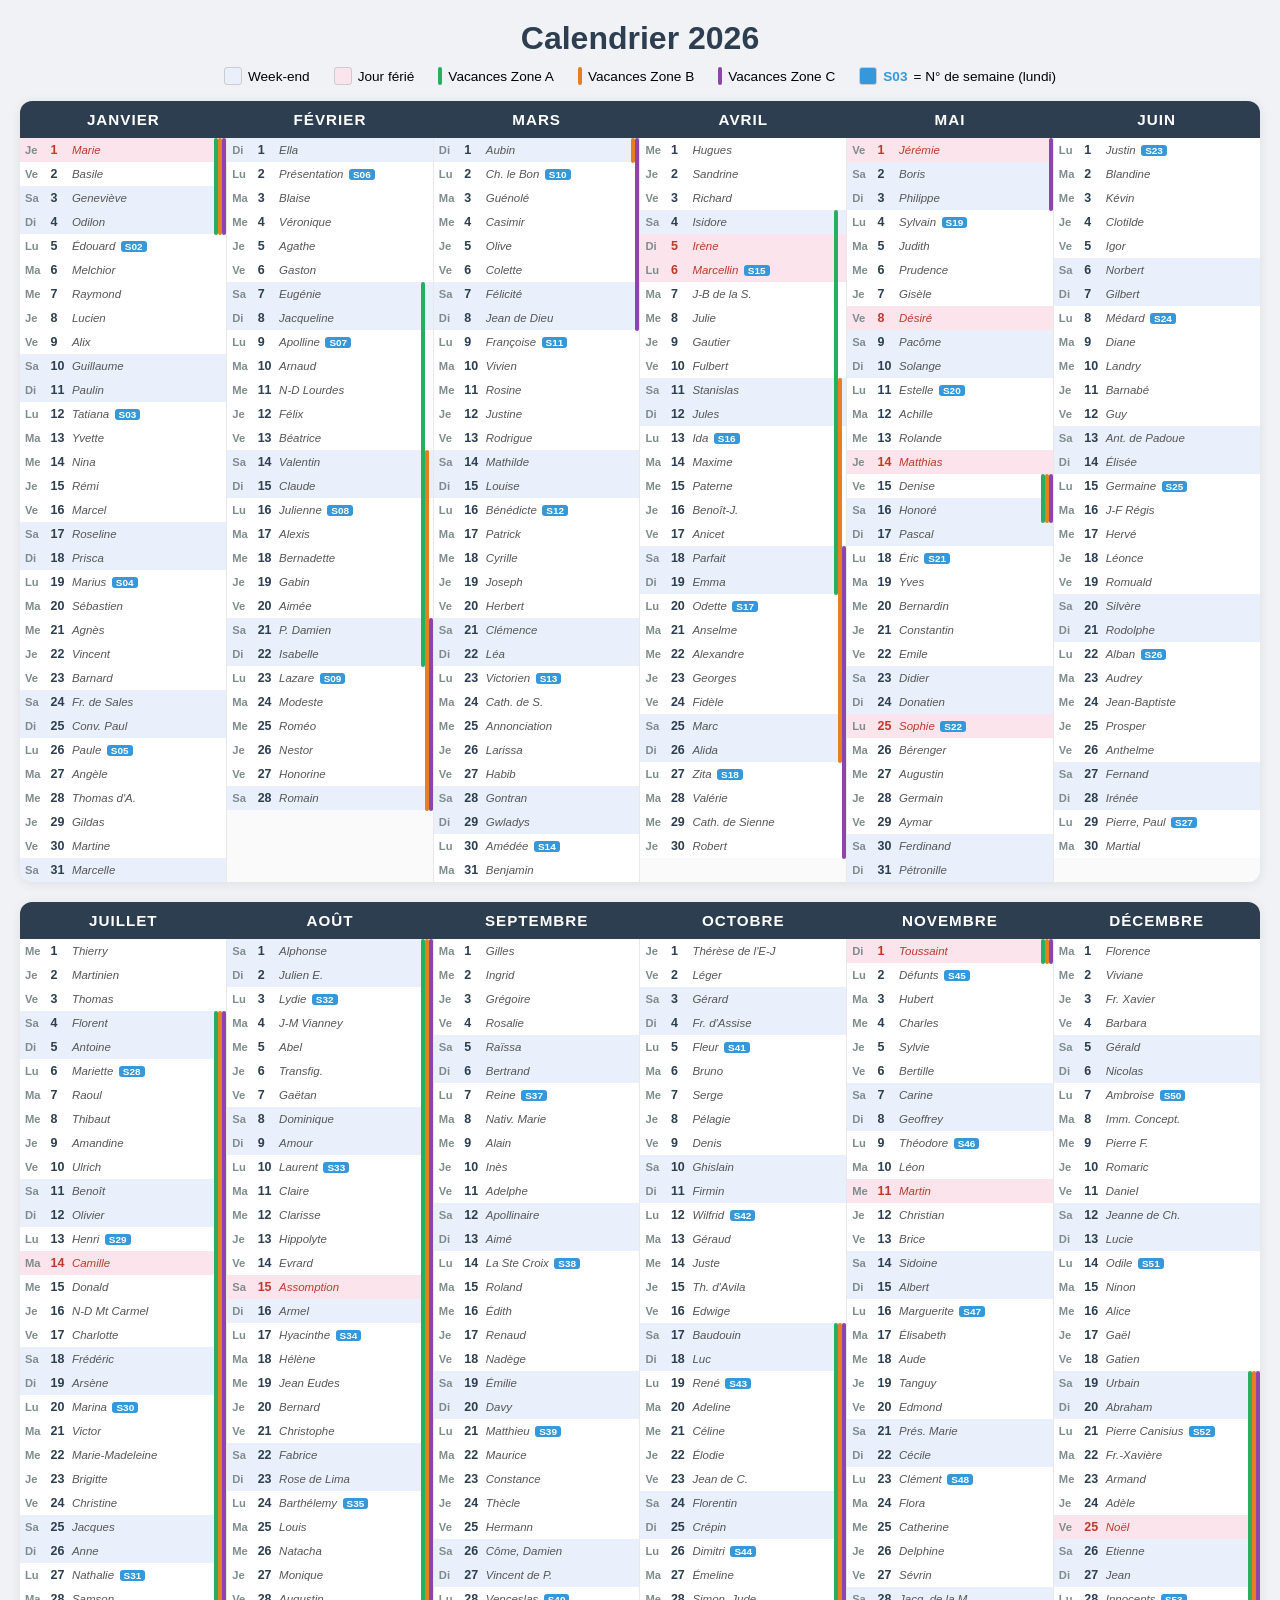
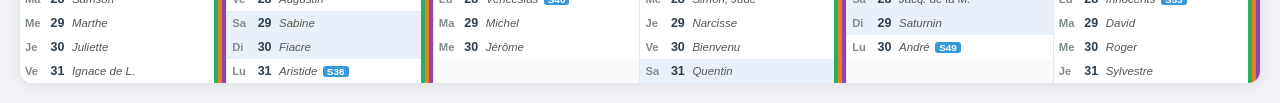
<file: calendar2026.html>
<!DOCTYPE html>
<html lang="fr">
<head>
<meta charset="UTF-8">
<meta name="viewport" content="width=device-width, initial-scale=1.0">
<title>Calendrier 2026</title>
<style>
  * { margin: 0; padding: 0; box-sizing: border-box; }
  body {
    font-family: 'Segoe UI', Tahoma, Geneva, Verdana, sans-serif;
    background: #f0f2f5;
    padding: 20px;
  }
  h1 {
    text-align: center;
    font-size: 2em;
    color: #2c3e50;
    margin-bottom: 10px;
  }
  .legend {
    display: flex;
    justify-content: center;
    gap: 24px;
    margin-bottom: 16px;
    flex-wrap: wrap;
    font-size: 0.85em;
  }
  .legend-item {
    display: flex;
    align-items: center;
    gap: 6px;
  }
  .legend-color {
    width: 18px;
    height: 18px;
    border-radius: 3px;
    border: 1px solid #ccc;
  }
  .calendar-container {
    overflow-x: auto;
    background: #fff;
    border-radius: 12px;
    box-shadow: 0 2px 12px rgba(0,0,0,0.08);
  }
  table {
    border-collapse: collapse;
    width: 100%;
    min-width: 700px;
    table-layout: fixed;
  }
  th {
    background: #2c3e50;
    color: #fff;
    padding: 10px 4px;
    font-size: 0.95em;
    text-transform: uppercase;
    letter-spacing: 1px;
    position: sticky;
    top: 0;
    z-index: 10;
  }
  td {
    padding: 3px 18px 3px 5px;
    font-size: 0.78em;
    border-right: 1px solid #e8e8e8;
    vertical-align: middle;
    height: 24px;
    line-height: 1.3;
    position: relative;
  }
  td:last-child { border-right: none; }
  .day-num {
    font-weight: 700;
    color: #2c3e50;
    display: inline-block;
    min-width: 18px;
  }
  .day-name {
    font-weight: 600;
    color: #7f8c8d;
    display: inline-block;
    min-width: 22px;
    font-size: 0.9em;
  }
  .saint {
    color: #555;
    font-style: italic;
    font-size: 0.92em;
  }
  .week-num {
    background: #3498db;
    color: #fff;
    border-radius: 3px;
    padding: 0 4px;
    font-size: 0.8em;
    font-weight: 700;
    margin-left: 2px;
  }
  /* Weekend */
  tr td.weekend {
    background: #eaf0fb;
  }
  /* Jour ferie */
  tr td.ferie {
    background: #fce4ec;
  }
  tr td.ferie .day-num,
  tr td.ferie .saint {
    color: #c0392b;
  }
  /* Zone vertical bars - absolute positioned to span full cell height */
  .zone-bars {
    position: absolute;
    right: 0;
    top: 0;
    bottom: -1px;
    display: flex;
    gap: 0px;
    z-index: 1;
  }
  .zone-bars .bar {
    width: 4px;
    flex: 1;
  }
  .bar-a { background: #27ae60; }
  .bar-b { background: #e67e22; }
  .bar-c { background: #8e44ad; }
  /* Rounded corners for first/last day of vacation */
  .bar.bar-start { border-radius: 3px 3px 0 0; }
  .bar.bar-end { border-radius: 0 0 3px 3px; }
  .bar.bar-start.bar-end { border-radius: 3px; }
  /* Pad cells that have bars so text doesn't overlap */
  /* Legend swatches */
  .legend-bar {
    display: inline-block;
    width: 4px;
    height: 18px;
    border-radius: 2px;
    vertical-align: middle;
  }
  td.empty {
    background: #fafafa;
  }
</style>
</head>
<body>
<h1>Calendrier 2026</h1>
<div class="legend">
  <div class="legend-item"><div class="legend-color" style="background:#eaf0fb"></div> Week-end</div>
  <div class="legend-item"><div class="legend-color" style="background:#fce4ec"></div> Jour f&eacute;ri&eacute;</div>
  <div class="legend-item"><span class="legend-bar bar-a"></span> Vacances Zone A</div>
  <div class="legend-item"><span class="legend-bar bar-b"></span> Vacances Zone B</div>
  <div class="legend-item"><span class="legend-bar bar-c"></span> Vacances Zone C</div>
  <div class="legend-item"><div class="legend-color" style="background:#3498db"></div> <span style="color:#3498db;font-weight:700">S03</span> = N&deg; de semaine (lundi)</div>
</div>
<div class="calendar-container">
<table id="cal1"></table>
</div>
<div class="calendar-container" style="margin-top: 20px;">
<table id="cal2"></table>
</div>
<script>
const MONTHS = ["Janvier","F\u00e9vrier","Mars","Avril","Mai","Juin",
  "Juillet","Ao\u00fbt","Septembre","Octobre","Novembre","D\u00e9cembre"];
const DAYS_SHORT = ["Di","Lu","Ma","Me","Je","Ve","Sa"];

const SAINTS = {
  1: ["Marie","Basile","Genevi\u00e8ve","Odilon","\u00c9douard","Melchior","Raymond","Lucien","Alix","Guillaume",
      "Paulin","Tatiana","Yvette","Nina","R\u00e9mi","Marcel","Roseline","Prisca","Marius","S\u00e9bastien",
      "Agn\u00e8s","Vincent","Barnard","Fr. de Sales","Conv. Paul","Paule","Ang\u00e8le","Thomas d'A.","Gildas","Martine","Marcelle"],
  2: ["Ella","Pr\u00e9sentation","Blaise","V\u00e9ronique","Agathe","Gaston","Eug\u00e9nie","Jacqueline","Apolline","Arnaud",
      "N-D Lourdes","F\u00e9lix","B\u00e9atrice","Valentin","Claude","Julienne","Alexis","Bernadette","Gabin","Aim\u00e9e",
      "P. Damien","Isabelle","Lazare","Modeste","Rom\u00e9o","Nestor","Honorine","Romain"],
  3: ["Aubin","Ch. le Bon","Gu\u00e9nol\u00e9","Casimir","Olive","Colette","F\u00e9licit\u00e9","Jean de Dieu","Fran\u00e7oise","Vivien",
      "Rosine","Justine","Rodrigue","Mathilde","Louise","B\u00e9n\u00e9dicte","Patrick","Cyrille","Joseph","Herbert",
      "Cl\u00e9mence","L\u00e9a","Victorien","Cath. de S.","Annonciation","Larissa","Habib","Gontran","Gwladys","Am\u00e9d\u00e9e","Benjamin"],
  4: ["Hugues","Sandrine","Richard","Isidore","Ir\u00e8ne","Marcellin","J-B de la S.","Julie","Gautier","Fulbert",
      "Stanislas","Jules","Ida","Maxime","Paterne","Beno\u00eet-J.","Anicet","Parfait","Emma","Odette",
      "Anselme","Alexandre","Georges","Fid\u00e8le","Marc","Alida","Zita","Val\u00e9rie","Cath. de Sienne","Robert"],
  5: ["J\u00e9r\u00e9mie","Boris","Philippe","Sylvain","Judith","Prudence","Gis\u00e8le","D\u00e9sir\u00e9","Pac\u00f4me","Solange",
      "Estelle","Achille","Rolande","Matthias","Denise","Honor\u00e9","Pascal","\u00c9ric","Yves","Bernardin",
      "Constantin","Emile","Didier","Donatien","Sophie","B\u00e9renger","Augustin","Germain","Aymar","Ferdinand","P\u00e9tronille"],
  6: ["Justin","Blandine","K\u00e9vin","Clotilde","Igor","Norbert","Gilbert","M\u00e9dard","Diane","Landry",
      "Barnab\u00e9","Guy","Ant. de Padoue","\u00c9lis\u00e9e","Germaine","J-F R\u00e9gis","Herv\u00e9","L\u00e9once","Romuald","Silv\u00e8re",
      "Rodolphe","Alban","Audrey","Jean-Baptiste","Prosper","Anthelme","Fernand","Ir\u00e9n\u00e9e","Pierre, Paul","Martial"],
  7: ["Thierry","Martinien","Thomas","Florent","Antoine","Mariette","Raoul","Thibaut","Amandine","Ulrich",
      "Beno\u00eet","Olivier","Henri","Camille","Donald","N-D Mt Carmel","Charlotte","Fr\u00e9d\u00e9ric","Ars\u00e8ne","Marina",
      "Victor","Marie-Madeleine","Brigitte","Christine","Jacques","Anne","Nathalie","Samson","Marthe","Juliette","Ignace de L."],
  8: ["Alphonse","Julien E.","Lydie","J-M Vianney","Abel","Transfig.","Ga\u00ebtan","Dominique","Amour","Laurent",
      "Claire","Clarisse","Hippolyte","Evrard","Assomption","Armel","Hyacinthe","H\u00e9l\u00e8ne","Jean Eudes","Bernard",
      "Christophe","Fabrice","Rose de Lima","Barth\u00e9lemy","Louis","Natacha","Monique","Augustin","Sabine","Fiacre","Aristide"],
  9: ["Gilles","Ingrid","Gr\u00e9goire","Rosalie","Ra\u00efssa","Bertrand","Reine","Nativ. Marie","Alain","In\u00e8s",
      "Adelphe","Apollinaire","Aim\u00e9","La Ste Croix","Roland","\u00c9dith","Renaud","Nad\u00e8ge","\u00c9milie","Davy",
      "Matthieu","Maurice","Constance","Th\u00e8cle","Hermann","C\u00f4me, Damien","Vincent de P.","Venceslas","Michel","J\u00e9r\u00f4me"],
  10:["Th\u00e9r\u00e8se de l'E-J","L\u00e9ger","G\u00e9rard","Fr. d'Assise","Fleur","Bruno","Serge","P\u00e9lagie","Denis","Ghislain",
      "Firmin","Wilfrid","G\u00e9raud","Juste","Th. d'Avila","Edwige","Baudouin","Luc","Ren\u00e9","Adeline",
      "C\u00e9line","\u00c9lodie","Jean de C.","Florentin","Cr\u00e9pin","Dimitri","\u00c9meline","Simon, Jude","Narcisse","Bienvenu","Quentin"],
  11:["Toussaint","D\u00e9funts","Hubert","Charles","Sylvie","Bertille","Carine","Geoffrey","Th\u00e9odore","L\u00e9on",
      "Martin","Christian","Brice","Sidoine","Albert","Marguerite","\u00c9lisabeth","Aude","Tanguy","Edmond",
      "Pr\u00e9s. Marie","C\u00e9cile","Cl\u00e9ment","Flora","Catherine","Delphine","S\u00e9vrin","Jacq. de la M.","Saturnin","Andr\u00e9"],
  12:["Florence","Viviane","Fr. Xavier","Barbara","G\u00e9rald","Nicolas","Ambroise","Imm. Concept.","Pierre F.","Romaric",
      "Daniel","Jeanne de Ch.","Lucie","Odile","Ninon","Alice","Ga\u00ebl","Gatien","Urbain","Abraham",
      "Pierre Canisius","Fr.-Xavi\u00e8re","Armand","Ad\u00e8le","No\u00ebl","Etienne","Jean","Innocents","David","Roger","Sylvestre"]
};

// Jours feries 2026
const FERIES = new Set([
  "2026-01-01","2026-04-05","2026-04-06","2026-05-01","2026-05-08",
  "2026-05-14","2026-05-25","2026-07-14","2026-08-15","2026-11-01",
  "2026-11-11","2026-12-25"
]);

// Dates communes toutes zones
// Noel 2025-2026: Jan 1-4
// Pont Ascension: May 15-16
// Ete: Jul 4 -> Aug 31
// Toussaint 2026-2027: Oct 17 -> Nov 1
// Noel 2026-2027: Dec 19 -> Dec 31
function isVacancesCommunes(m, d) {
  if (m === 1 && d >= 1 && d <= 4) return true;
  if (m === 5 && (d === 15 || d === 16)) return true;
  if (m === 7 && d >= 4) return true;
  if (m === 8) return true;
  if (m === 10 && d >= 17) return true;
  if (m === 11 && d === 1) return true;
  if (m === 12 && d >= 19) return true;
  return false;
}

// Zone A: Hiver Feb 7-22, Printemps Apr 4-19
function isVacancesA(m, d) {
  if (isVacancesCommunes(m, d)) return true;
  if (m === 2 && d >= 7 && d <= 22) return true;
  if (m === 4 && d >= 4 && d <= 19) return true;
  return false;
}

// Zone B: Hiver Feb 14 -> Mar 1, Printemps Apr 11-26
function isVacancesB(m, d) {
  if (isVacancesCommunes(m, d)) return true;
  if (m === 2 && d >= 14) return true;
  if (m === 3 && d === 1) return true;
  if (m === 4 && d >= 11 && d <= 26) return true;
  return false;
}

// Zone C: Hiver Feb 21 -> Mar 8, Printemps Apr 18 -> May 3
function isVacancesC(m, d) {
  if (isVacancesCommunes(m, d)) return true;
  if (m === 2 && d >= 21) return true;
  if (m === 3 && d >= 1 && d <= 8) return true;
  if (m === 4 && d >= 18) return true;
  if (m === 5 && d >= 1 && d <= 3) return true;
  return false;
}

function getISOWeek(date) {
  const d = new Date(Date.UTC(date.getFullYear(), date.getMonth(), date.getDate()));
  d.setUTCDate(d.getUTCDate() + 4 - (d.getUTCDay() || 7));
  const yearStart = new Date(Date.UTC(d.getUTCFullYear(), 0, 1));
  return Math.ceil((((d - yearStart) / 86400000) + 1) / 7);
}

function daysInMonth(m) {
  return new Date(2026, m, 0).getDate();
}

function pad(n) { return n < 10 ? "0" + n : "" + n; }

function buildHalf(tableId, startMonth, endMonth) {
  const table = document.getElementById(tableId);
  // Header
  let headerRow = "<tr>";
  for (let m = startMonth; m <= endMonth; m++) {
    headerRow += `<th>${MONTHS[m]}</th>`;
  }
  headerRow += "</tr>";
  table.innerHTML = headerRow;

  // 31 rows max
  for (let d = 1; d <= 31; d++) {
    let row = "<tr>";
    for (let m = startMonth; m <= endMonth; m++) {
      const month = m + 1;
      const maxD = daysInMonth(month);
      if (d > maxD) {
        row += '<td class="empty"></td>';
        continue;
      }
      const date = new Date(2026, m, d);
      const dow = date.getDay(); // 0=Sun
      const isWeekend = (dow === 0 || dow === 6);
      const dateStr = `2026-${pad(month)}-${pad(d)}`;
      const isFerie = FERIES.has(dateStr);
      const vacA = isVacancesA(month, d);
      const vacB = isVacancesB(month, d);
      const vacC = isVacancesC(month, d);
      const isMonday = (dow === 1);

      // Detect start/end of vacation within this month column
      const prevD = d - 1;
      const nextD = d + 1;
      const vacA_prev = (prevD >= 1) ? isVacancesA(month, prevD) : false;
      const vacA_next = (nextD <= maxD) ? isVacancesA(month, nextD) : false;
      const vacB_prev = (prevD >= 1) ? isVacancesB(month, prevD) : false;
      const vacB_next = (nextD <= maxD) ? isVacancesB(month, nextD) : false;
      const vacC_prev = (prevD >= 1) ? isVacancesC(month, prevD) : false;
      const vacC_next = (nextD <= maxD) ? isVacancesC(month, nextD) : false;

      let cls = [];
      if (isWeekend) cls.push("weekend");
      if (isFerie) cls.push("ferie");

      const saint = SAINTS[month][d - 1];
      let weekBadge = "";
      if (isMonday) {
        const wn = getISOWeek(date);
        weekBadge = ` <span class="week-num">S${pad(wn)}</span>`;
      }

      // Always render 3 fixed slots so bar positions never shift
      let barA = '', barB = '', barC = '';
      if (vacA) {
        let bc = "bar bar-a";
        if (!vacA_prev) bc += " bar-start";
        if (!vacA_next) bc += " bar-end";
        barA = `<span class="${bc}"></span>`;
      } else {
        barA = '<span class="bar"></span>';
      }
      if (vacB) {
        let bc = "bar bar-b";
        if (!vacB_prev) bc += " bar-start";
        if (!vacB_next) bc += " bar-end";
        barB = `<span class="${bc}"></span>`;
      } else {
        barB = '<span class="bar"></span>';
      }
      if (vacC) {
        let bc = "bar bar-c";
        if (!vacC_prev) bc += " bar-start";
        if (!vacC_next) bc += " bar-end";
        barC = `<span class="${bc}"></span>`;
      } else {
        barC = '<span class="bar"></span>';
      }
      const zoneBars = `<span class="zone-bars">${barA}${barB}${barC}</span>`;

      row += `<td class="${cls.join(" ")}">` +
        `${zoneBars}` +
        `<span class="day-name">${DAYS_SHORT[dow]}</span> ` +
        `<span class="day-num">${d}</span> ` +
        `<span class="saint">${saint}</span>` +
        `${weekBadge}</td>`;
    }
    row += "</tr>";
    table.innerHTML += row;
  }
}

buildHalf("cal1", 0, 5);   // January - June
buildHalf("cal2", 6, 11);  // July - December
</script>
</body>
</html>
</file>
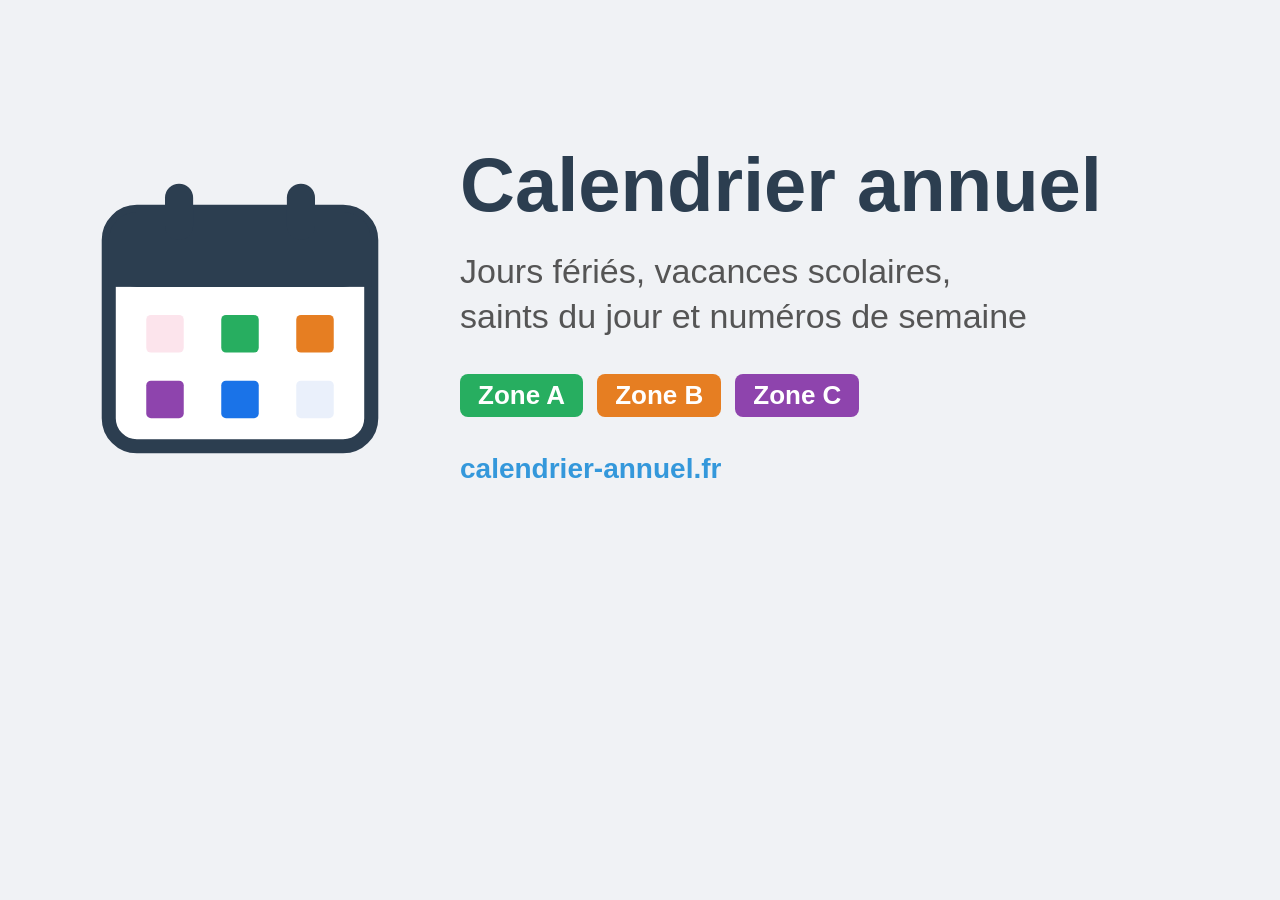
<file: src/og-image.html>
<!DOCTYPE html>
<!-- Source de public/og-image.png (1200x630), capture avec Chrome headless :
     "/Applications/Google Chrome.app/Contents/MacOS/Google Chrome" --headless \
       --screenshot=public/og-image.png --window-size=1200,630 src/og-image.html -->
<html lang="fr">
<head>
<meta charset="UTF-8">
<style>
  * { margin: 0; padding: 0; box-sizing: border-box; }
  body {
    width: 1200px; height: 630px;
    font-family: 'Segoe UI', 'Helvetica Neue', Arial, sans-serif;
    background: #f0f2f5;
    display: flex; align-items: center; gap: 70px;
    padding: 0 90px;
    color: #2c3e50;
  }
  svg { flex: none; }
  h1 { font-size: 76px; line-height: 1.05; }
  p { font-size: 34px; margin-top: 24px; color: #555; line-height: 1.35; }
  .zones { display: flex; gap: 14px; margin-top: 34px; }
  .zones span { color: #fff; font-size: 26px; font-weight: 700; padding: 6px 18px; border-radius: 8px; }
  .site { margin-top: 36px; font-size: 28px; font-weight: 600; color: #3498db; }
</style>
</head>
<body>
<svg width="300" height="300" viewBox="0 0 32 32">
  <rect x="2" y="5" width="28" height="25" rx="3" fill="#fff" stroke="#2c3e50" stroke-width="1.5"/>
  <rect x="2" y="5" width="28" height="8" rx="3" fill="#2c3e50"/>
  <rect x="2" y="10" width="28" height="3" fill="#2c3e50"/>
  <rect x="8" y="2" width="3" height="6" rx="1.5" fill="#2c3e50"/>
  <rect x="21" y="2" width="3" height="6" rx="1.5" fill="#2c3e50"/>
  <rect x="6" y="16" width="4" height="4" rx="0.5" fill="#fce4ec"/>
  <rect x="14" y="16" width="4" height="4" rx="0.5" fill="#27ae60"/>
  <rect x="22" y="16" width="4" height="4" rx="0.5" fill="#e67e22"/>
  <rect x="6" y="23" width="4" height="4" rx="0.5" fill="#8e44ad"/>
  <rect x="14" y="23" width="4" height="4" rx="0.5" fill="#1a73e8"/>
  <rect x="22" y="23" width="4" height="4" rx="0.5" fill="#eaf0fb"/>
</svg>
<div>
  <h1>Calendrier annuel</h1>
  <p>Jours fériés, vacances scolaires,<br>saints du jour et numéros de semaine</p>
  <div class="zones">
    <span style="background:#27ae60">Zone A</span>
    <span style="background:#e67e22">Zone B</span>
    <span style="background:#8e44ad">Zone C</span>
  </div>
  <div class="site">calendrier-annuel.fr</div>
</div>
</body>
</html>
</file>
